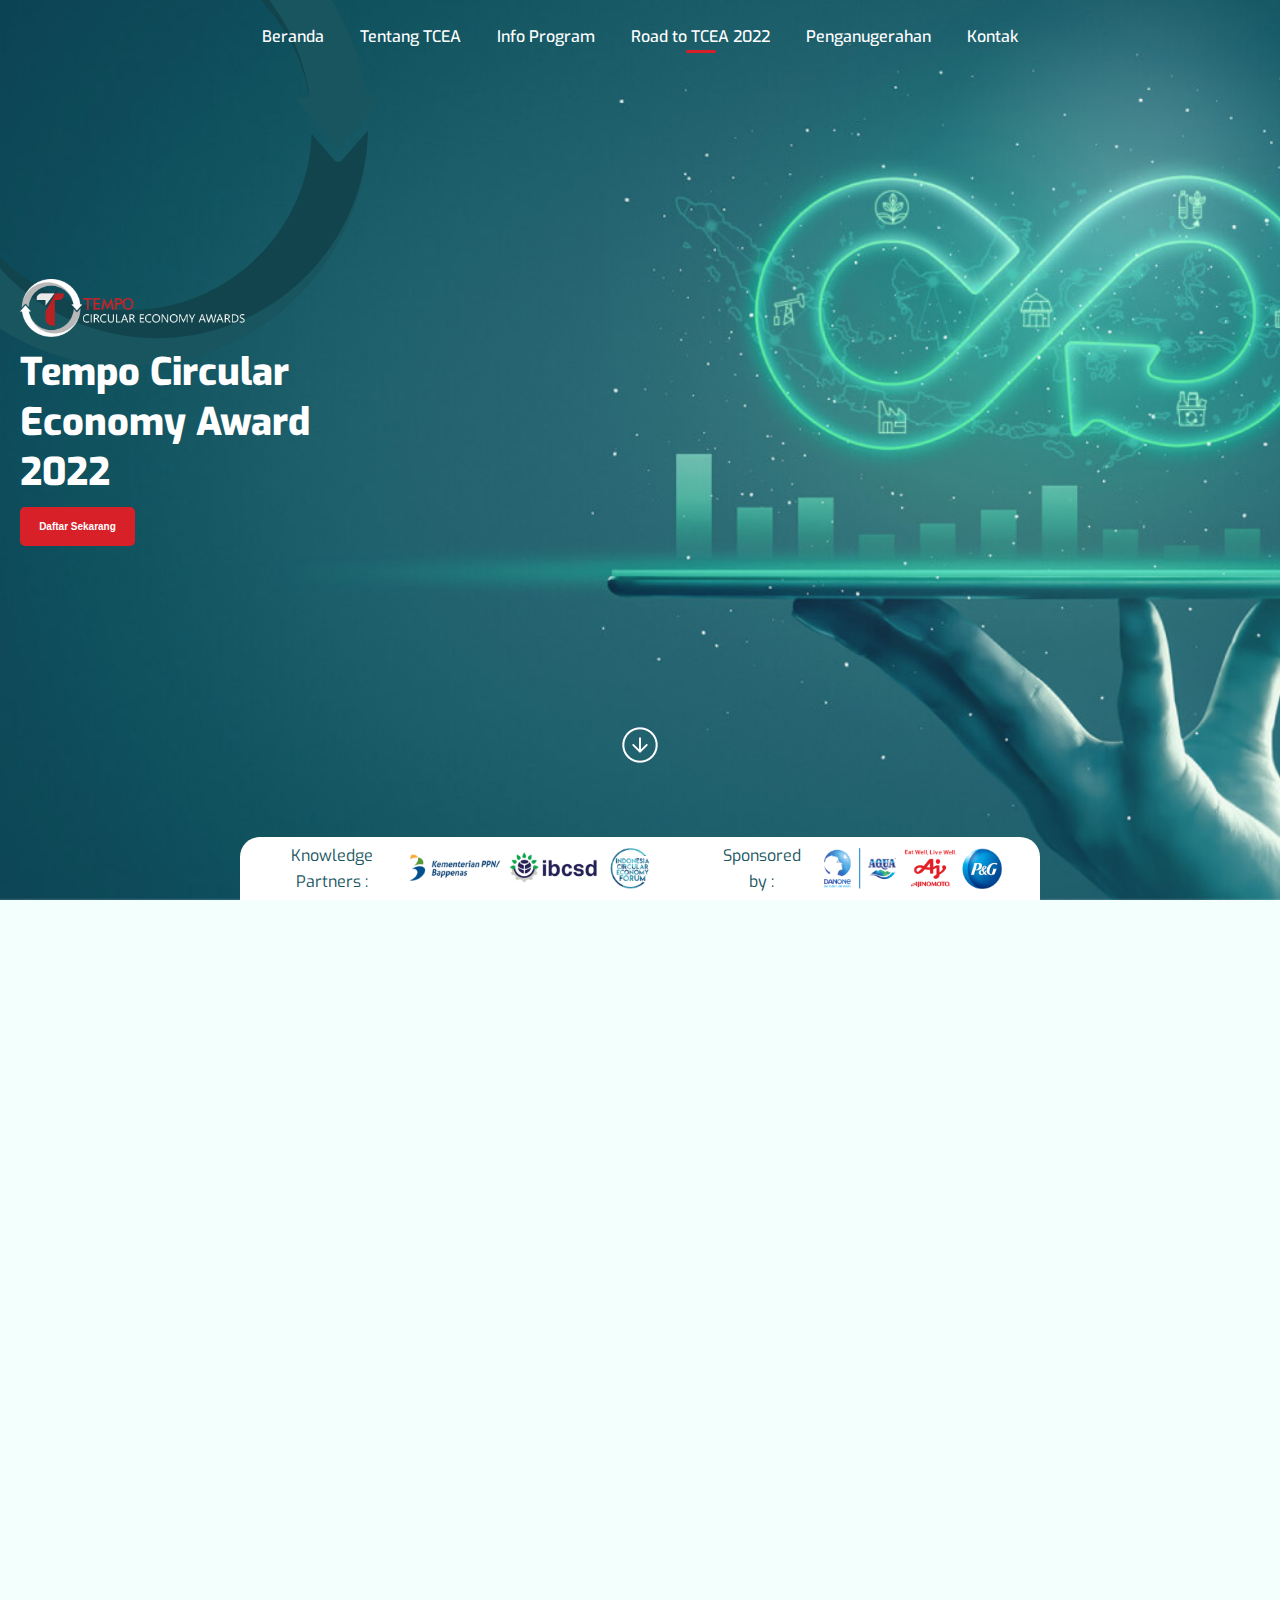
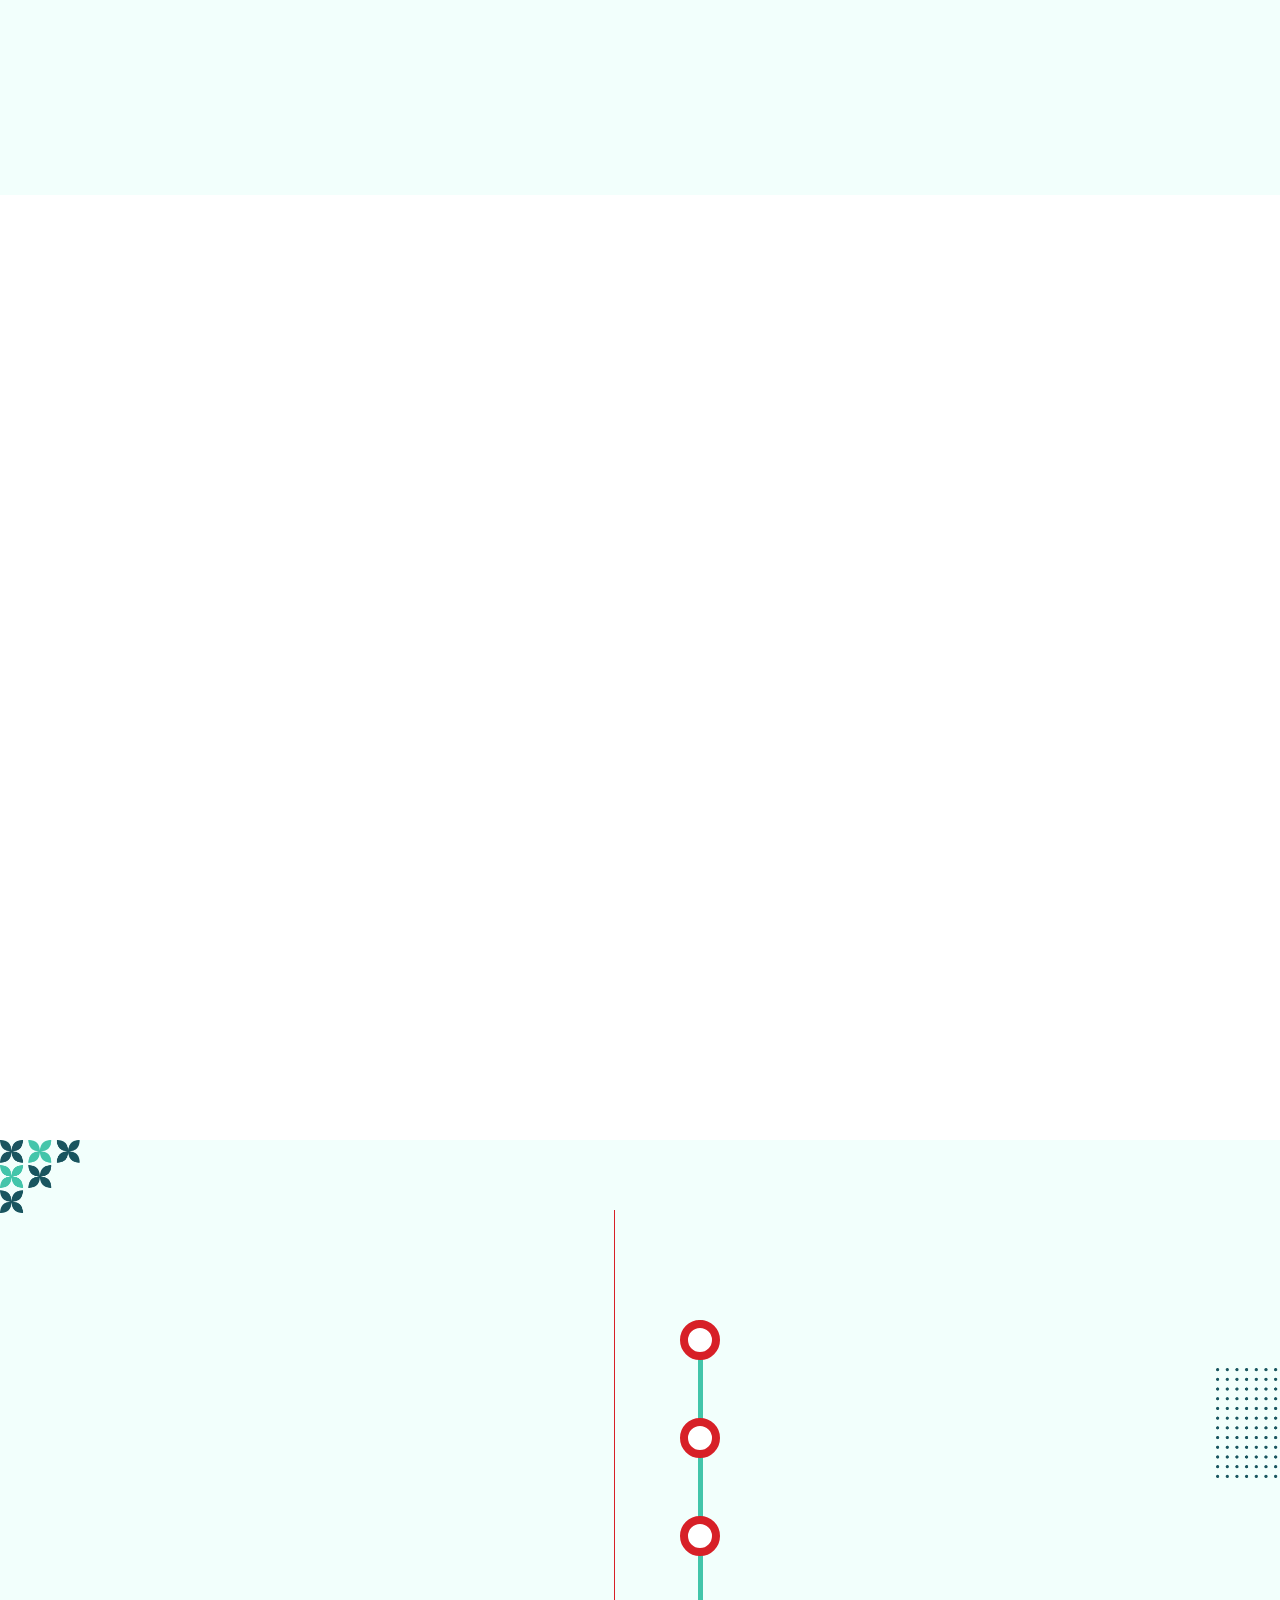
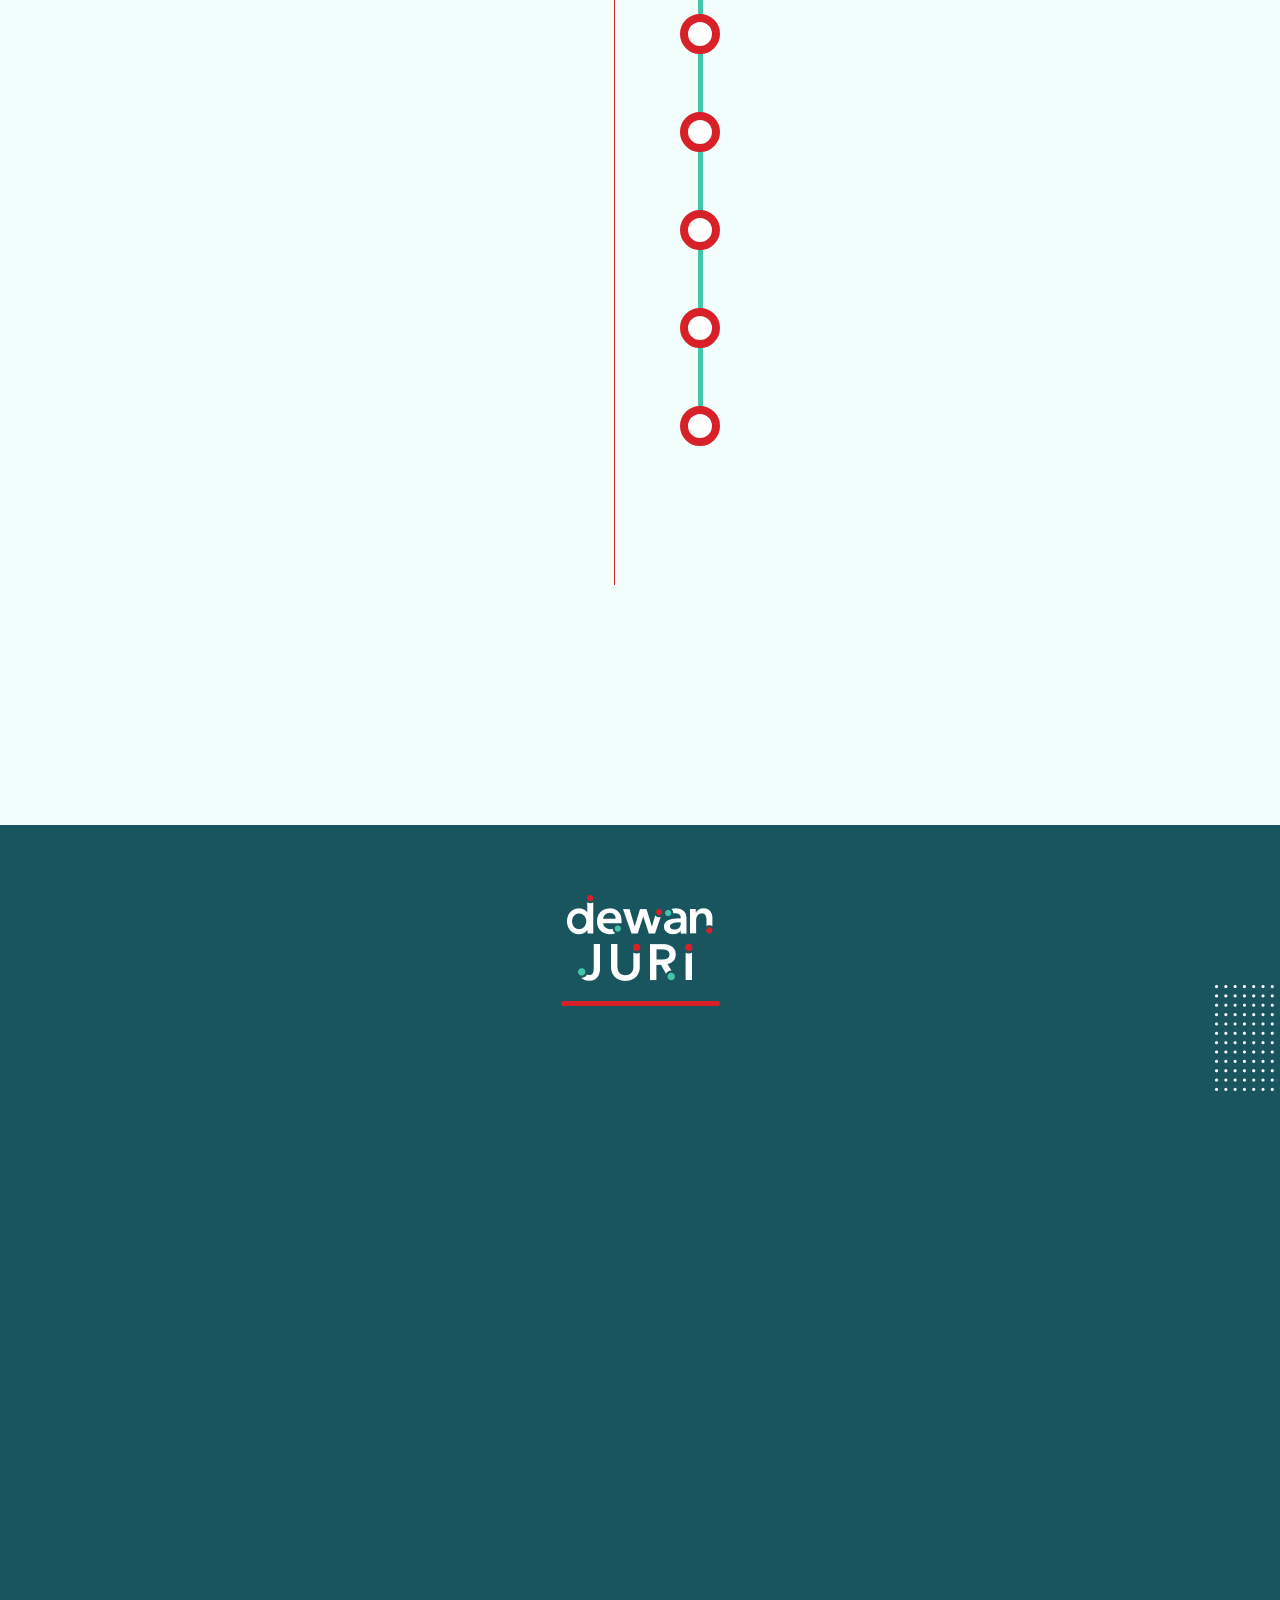
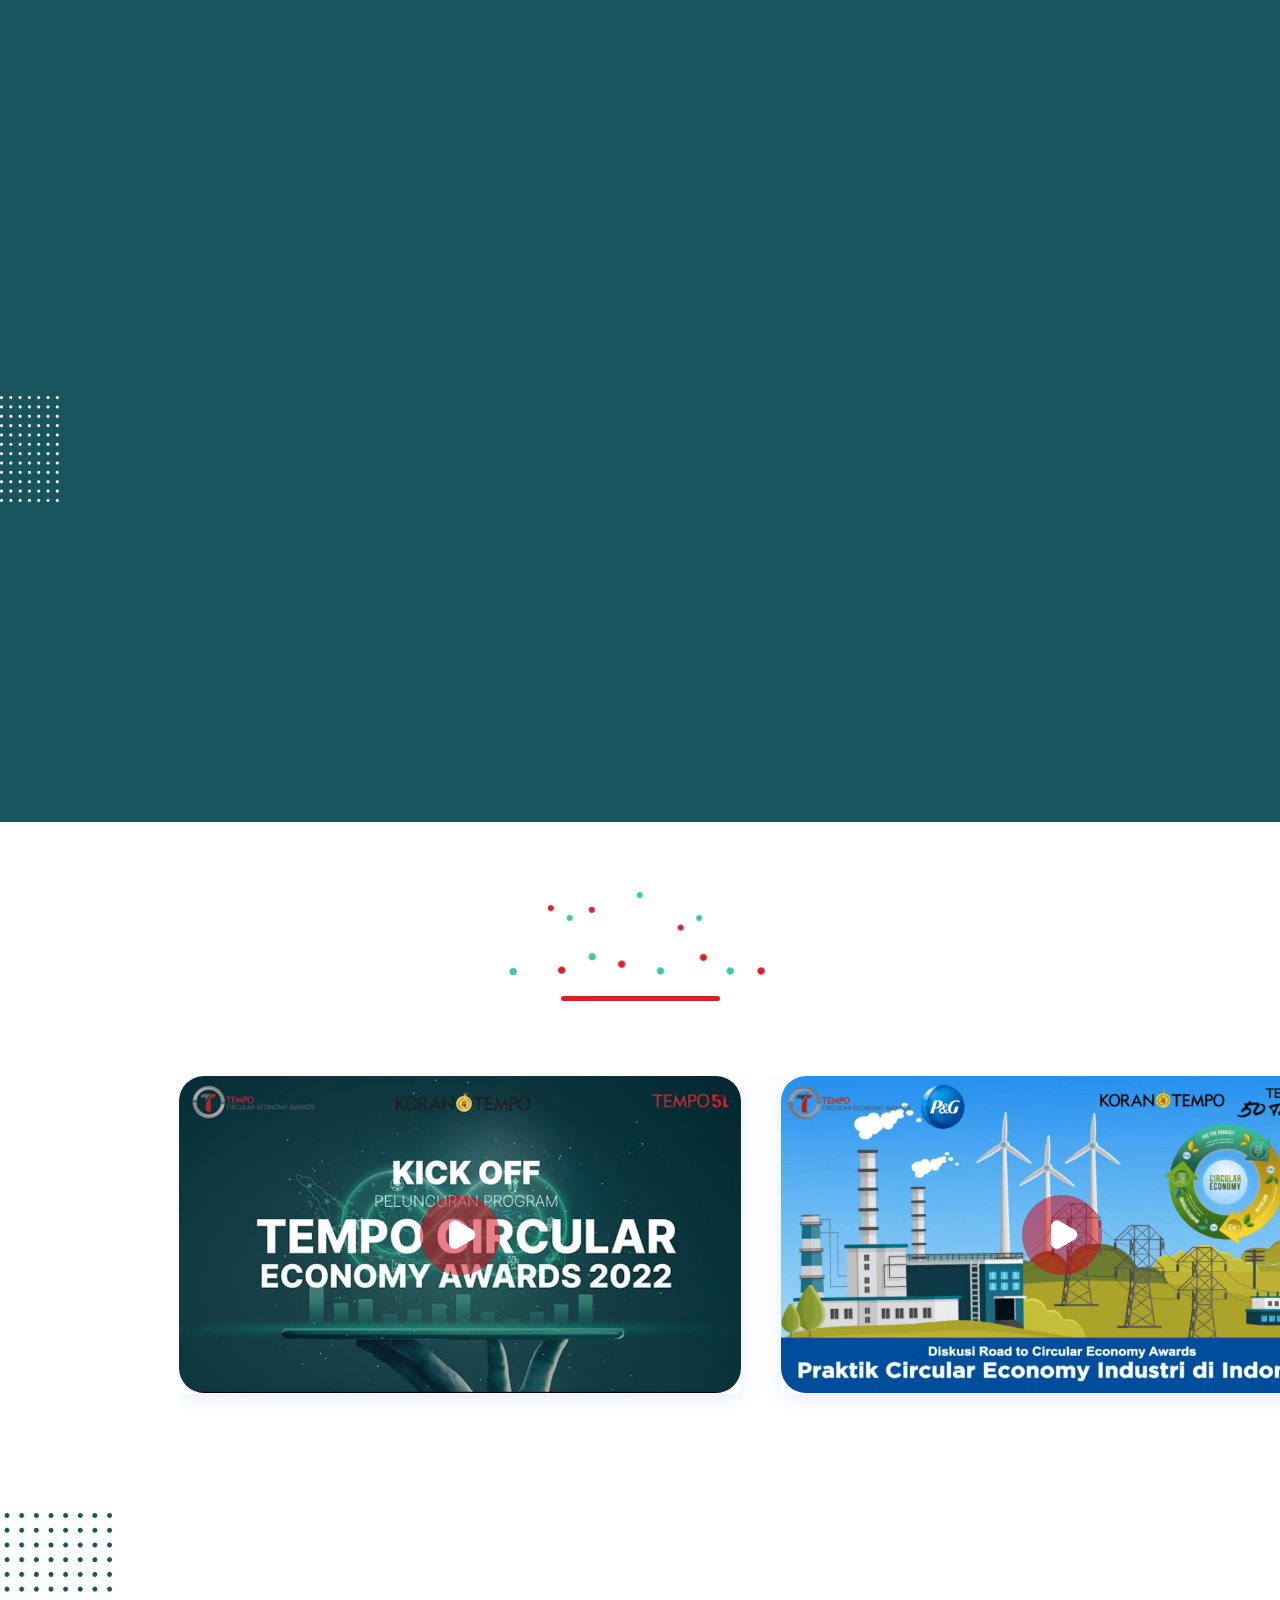
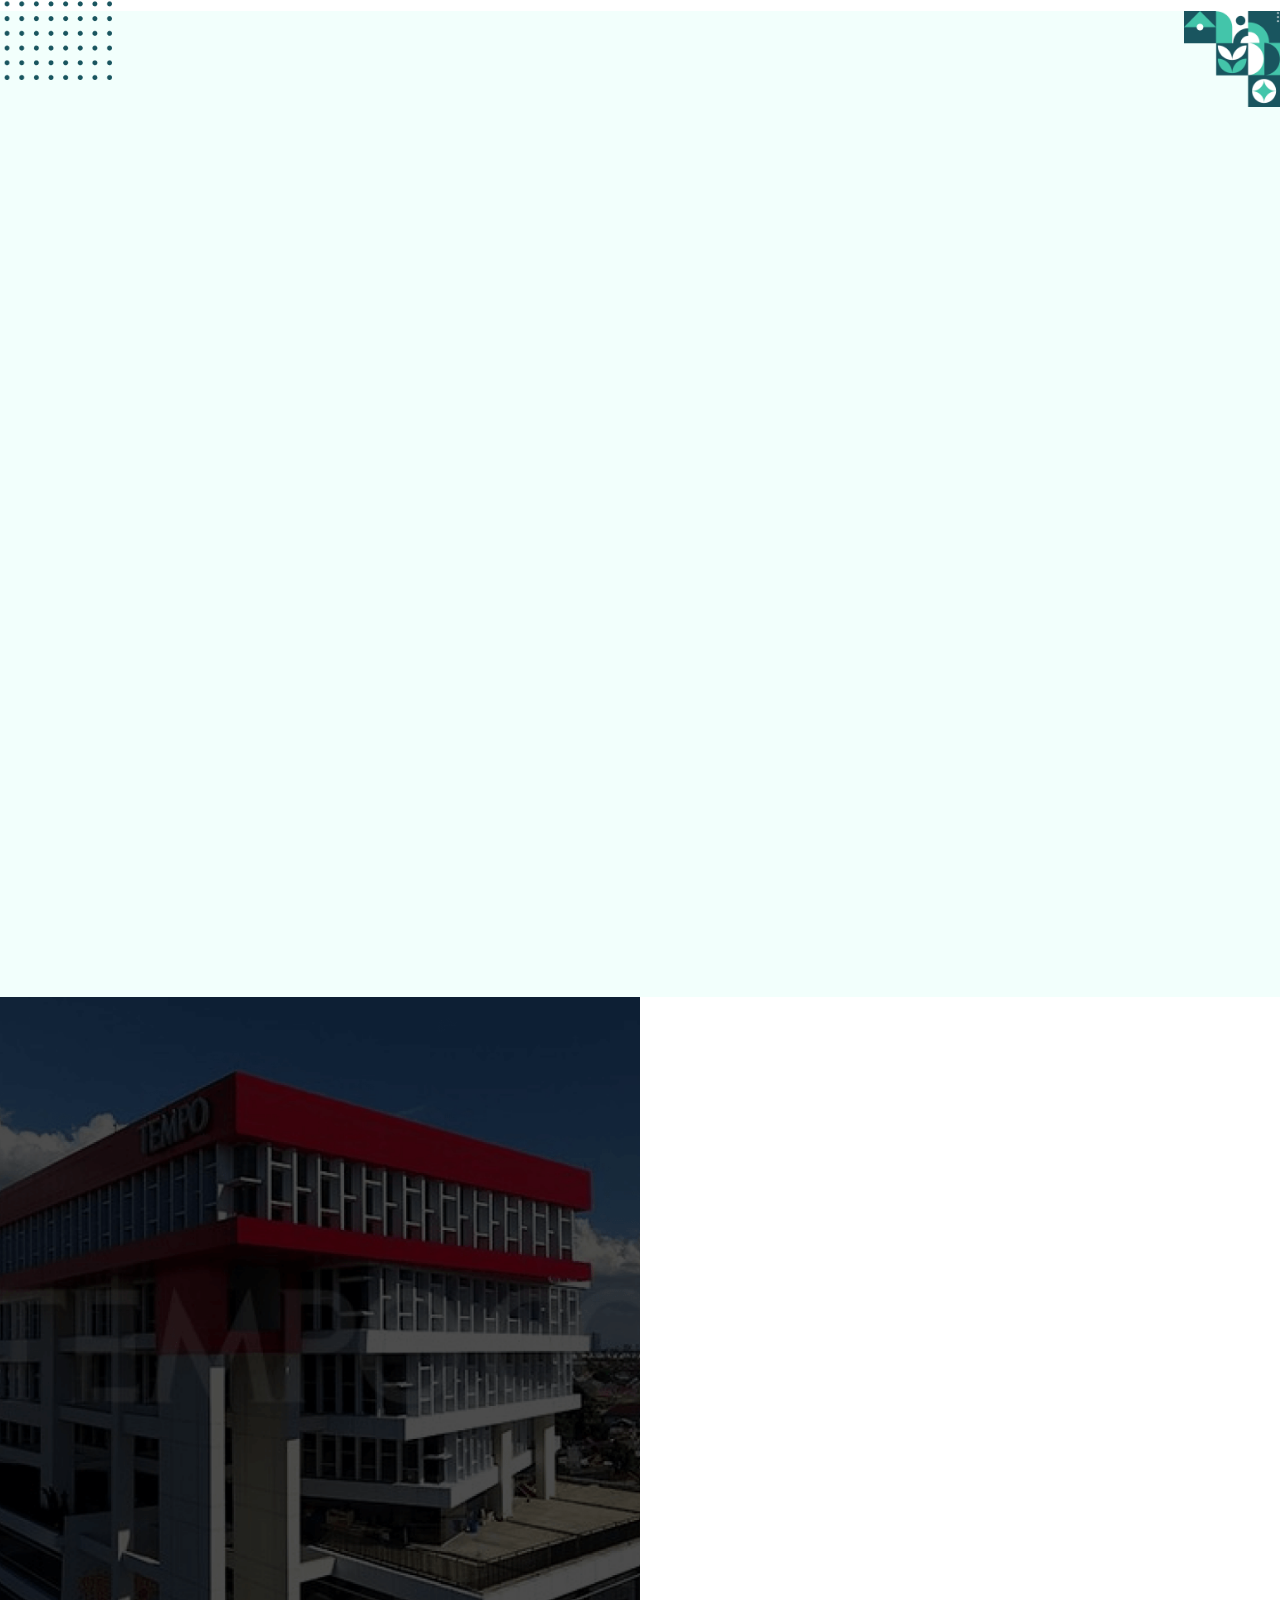
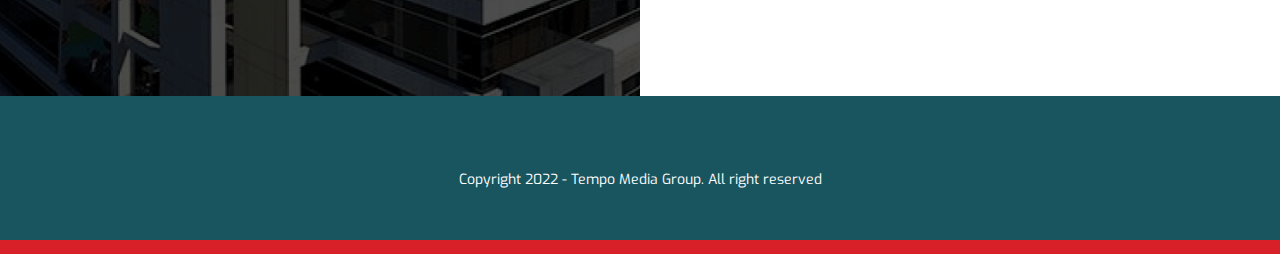
<file: index.html>
<!DOCTYPE html>
<html lang="en">

<head>
    <meta charset="UTF-8">
    <meta http-equiv="X-UA-Compatible" content="IE=edge">
    <meta name="viewport" content="width=device-width, initial-scale=1.0">
    <title>Tempo Circular Economy Award 2022</title>
    <link rel="shortcut icon" href="https://www.tempo.co/desktop/tempo-white.ico" type="image/x-icon">
    <!-- fonts -->
    <link rel="preconnect" href="https://fonts.googleapis.com">
    <link rel="preconnect" href="https://fonts.gstatic.com" crossorigin>
    <link href="https://fonts.googleapis.com/css2?family=Exo:wght@100;200;300;400;500;600;700;800;900&display=swap" rel="stylesheet">
    <!-- thumb share -->
    <meta property="fb:app_id" content="114488588566911" />
    <meta property="og:site_name" content="Tempo Circular Economy Award 2022" />
    <meta property="og:type" content="article" />
    <meta property="og:title" content="Tempo Circular Economy Award 2022" />
    <meta property="og:image" content="images/thumbnail.jpg" />
    <meta property="og:description" content="Tempo Circular Economy Award, merupakan program penghargaan yang diberikan kepada perusahaan atau organisasi di Indonesia yang memilliki inisiatif menerapkan praktek-praktek ekonomi sirkular dalam kegiatan bisnisnya." />
    <meta property="og:url" content="https://tcea.co.id" />
    <meta name="twitter:card" content="summary_large_image" />
    <meta name="twitter:description" content="Tempo Circular Economy Award, merupakan program penghargaan yang diberikan kepada perusahaan atau organisasi di Indonesia yang memilliki inisiatif menerapkan praktek-praktek ekonomi sirkular dalam kegiatan bisnisnya." />
    <meta name="twitter:image" content="images/thumbnail.jpg" />
    <meta name="twitter:image:src" content="images/thumbnail.jpg" />
    <meta name="twitter:title" content="Tempo Circular Economy Award 2022" />
    <!-- css -->
    <link rel="stylesheet" type="text/css" href="css/swiper.min.css">
    <link rel="stylesheet" type="text/css" href="css/aos.css">
    <link rel="stylesheet" type="text/css" href="css/style.css">
        <!-- Google tag (gtag.js) -->
<script async src="https://www.googletagmanager.com/gtag/js?id=G-6ZEEN9VPY7"></script>
<script>
  window.dataLayer = window.dataLayer || [];
  function gtag(){dataLayer.push(arguments);}
  gtag('js', new Date());

  gtag('config', 'G-6ZEEN9VPY7');
</script>

</head>

<body>

    <div class="home" data-parallax="container" id="home">
        <div class="obj1">
            <img src="images/objhero.png" alt="obj1.png" data-scroll-speed="2">
        </div>
        <div class="snowflakes" aria-hidden="true">
            <div class="snowflake">.</div>
            <div class="snowflake">.</div>
            <div class="snowflake">.</div>
            <div class="snowflake">.</div>
            <div class="snowflake">.</div>
            <div class="snowflake">.</div>
            <div class="snowflake">.</div>
            <div class="snowflake">.</div>
            <div class="snowflake">.</div>
            <div class="snowflake">.</div>
            <div class="snowflake">.</div>
            <div class="snowflake">.</div>
            <div class="snowflake">.</div>
            <div class="snowflake">.</div>
            <div class="snowflake">.</div>
        </div>
        <header class="header">
            <div class="container">
                <nav class="navbar">
                    <div class="push-center push-right">
                        <button id="menu-toggler" data-class="menu-active" class="hamburger">
                            <span class="hamburger-line hamburger-line-top"></span>
                            <span class="hamburger-line hamburger-line-middle"></span>
                            <span class="hamburger-line hamburger-line-bottom"></span>
                          </button>
                        <ul id="primary-menu" class="menu nav-menu">
                            <li id="close1" class="menu-item current-menu-item"><a class="nav__link" href="#beranda">Beranda</a></li>
                            <li id="close2" class="menu-item current-menu-item"><a class="nav__link" href="#tcea">Tentang TCEA</a></li>
                            <li id="close3" class="menu-item current-menu-item"><a class="nav__link" href="#info">Info Program</a></li>
                            <li id="close4" class="menu-item current-menu-item"><a class="nav__link" href="#road">Road to TCEA 2022</a></li>
                            <li id="close5" class="menu-item current-menu-item"><a class="nav__link" href="#penganugrahan">Penganugerahan</a></li>
                            <li id="close6" class="menu-item current-menu-item"><a class="nav__link" href="#kontak">Kontak</a></li>
                        </ul>
                    </div>
                </nav>
            </div>
        </header>
        <section class="home__content page-section" id="beranda">
            <div class="container">
                <div class="home__logo">
                    <img src="images/logotempo.png" alt="logo tempo">
                </div>
                <div class="home__text1">
                    Tempo Circular Economy Award 2022
                </div>
                <div class="home__cta" open-modal="example">
                    <button>Daftar Sekarang</button>
                </div>
            </div>
            <div class="home__arow">
                <img src="images/arrow-down.png " alt=" ">
            </div>
            <div class="home__bottom">
                <div class="home__bottom--wrap">
                    <div class="home__bottom--item">
                        <div class="home__item--text">
                            Knowledge Partners :
                        </div>
                        <div class="home__item--logo ">
                            <img src="images/logo1.png" alt="logo-1">
                        </div>
                    </div>
                    <div class="home__bottom--item">
                        <div class="home__item--text">
                            Sponsored by :
                        </div>
                        <div class="home__item--logo">
                            <img src="images/logo2.png" alt="logo-2">
                        </div>
                    </div>
                </div>
            </div>
        </section>
    </div>
    <div class="about pt pb page-section" id="tcea">
        <div class="about__obj1" data-aos="fade-up" data-aos-delay="100">
            <img src="images/obj/1.png " alt=" ">
        </div>
        <div class="about__obj2" data-aos="fade-up" data-aos-delay="300">
            <img src="images/obj/2.png " alt=" ">
        </div>
        <div class="about__obj3" data-aos="fade-up" data-aos-delay="700">
            <img src="images/obj/3.png " alt=" ">
        </div>
        <div class="about__obj4" data-aos="fade-up" data-aos-delay="1000">
            <img src="images/obj/4.png " alt=" ">
        </div>
        <div class="about__obj5" data-aos="fade-up" data-aos-delay="1200">
            <img src="images/obj/5.png " alt=" ">
        </div>
        <div class="container">
            <div class="about__content">
                <div class="swiper-container slide3" data-aos="fade-up" data-aos-delay="100">
                    <div class="swiper-wrapper">
                        <div class="swiper-slide slidearticle">
                            <div class="cardPeserta">
                                <div class="about__logo">
                                    <img src="images/logotcea.png" alt="logo tcea">
                                </div>
                                <div class="about__text1">
                                    TCEA adalah Tempo Circular Economy Award, merupakan program penghargaan yang diberikan kepada perusahaan atau organisasi di Indonesia yang memilliki inisiatif menerapkan praktek-praktek ekonomi sirkular dalam kegiatan bisnisnya.
                                </div>
                                <div class="about__text1 pt-2">
                                    Indonesia saat ini tengah melakukan pengembangan ekonomi sirkular yang diprioritas pada beberapa sektor sebagai upaya membantu penyelamatan lingkungan, pengurangan sampah dan efisiensi sumber daya yang ada.
                                </div>
                            </div>
                        </div>
                        <div class="swiper-slide slidearticle">
                            <div class="cardPeserta">
                                <div class="about__logo2">
                                    <img src="images/titletujuan.png" alt="logo tcea">
                                </div>
                                <div class="about__text1">
                                    Tujuan utama TCEA diselenggarakan adalah memberi apresiasi kepada pihak-pihak yang telah melakukan inisiatif berharga dalam menerapkan praktek-praktek yang sesuai dengan ekonomi sirkular.
                                </div>
                                <div class="about__text1 pt-2">
                                    Penghargaan ini menjadi penting karena para inisiator yang berperan dalam ekonomi sirkular muncul di tengah mayoritas industri atau organisasi yang masih menjalankan aktivitas bisnisnya secara linier. Oleh karena itu, TEMPO sebagai media selain akan memberi
                                    apresiasi kepada para pemenang juga akan mempublikasikannya kepada masyarakat luas agar memberi inspirasi kepada pihak lain untuk melakukan hal yang sama.
                                </div>
                                <div class="about__text1 pt-2">
                                    Tentunya program ini sangat penting bagi masyarakat untuk meningkatkan pemahaman terhadap prinsip-prinsip ekonomi sirkular dalam aktivitas sehari-hari. Bagi Pemeritah, program ini diharapkan turut membantu dalam pengembangan ekonomi sirkular di Indonesia.
                                </div>
                            </div>
                        </div>
                        <div class="swiper-slide slidearticle">
                            <div class="cardPeserta">
                                <div class="about__logo3 ">
                                    <img src="images/titlepenyelenggara.png" alt="logo tcea">
                                </div>
                                <div class="about__text1">
                                    Program TCEA tahun ini merupakan program angkatan pertama, diselenggarakan oleh TEMPO Media yang bekerjasama dengan Bappenas didukung berbagai <i>stakeholder</i> relevan seperti akademisi, pakah/ahli, asosiasi dan organisasi
                                    masyarakat.
                                </div>
                            </div>
                        </div>
                    </div>
                    <div class="swiper-pagination"></div>
                </div>
            </div>
        </div>
    </div>
    <div class="info pt pb page-section" id="info">
        <div class="firefly"></div>
        <div class="firefly"></div>
        <div class="firefly"></div>
        <div class="firefly"></div>
        <div class="firefly"></div>
        <div class="firefly"></div>
        <div class="firefly"></div>
        <div class="firefly"></div>
        <div class="firefly"></div>
        <div class="firefly"></div>
        <div class="firefly"></div>
        <div class="firefly"></div>
        <div class="firefly"></div>
        <div class="firefly"></div>
        <div class="firefly"></div>
        <div class="container">
            <div class="info__logo" data-aos="fade-up" data-aos-delay="100">
                <img src="images/logo-info.png" alt="">
            </div>
            <div class="tab-mekanisme" data-aos="fade-up" data-aos-delay="500">
                <input type="radio" id="tab1" name="tab" checked>
                <label for="tab1"><i class="fa fa-code"></i> Kriteria Umum</label>
                <input type="radio" id="tab2" name="tab">
                <label for="tab2"><i class="fa fa-history"></i> Kategori Industri</label>
                <input type="radio" id="tab3" name="tab">
                <label for="tab3"><i class="fa fa-pencil"></i> Kriteria Program/Inovasi </label>
                <div class="line"></div>
                <div class="content-container">
                    <div class="content" id="c1">
                        <h3>Kriteria Umum Peserta Program TCEA</h3>
                        <p>Peserta berasal dari perusahaan/industri, umkm, dan startup yang wilayah kerjanya ada di Indonesia </p>
                        <p class="sub">Perusahaan/Industri merupakan usaha berskala besar, modal usaha minimal di atas Rp10 milyar, hasil penjualan tahunan minimal di atas Rp 50 milyar</p>
                        <p class="sub">UMKM/Startup merupakan usaha berskala mikro, kecil dan menengah, modal usaha paling banyak sd Rp 10 milyar dan hasil penjualan tahunan paling banyak Rp 50 milyar.</p>
                        <p>Memiliki program/inovasi penerapan praktek-praktek yang sesuai dengan prinsip ekonomi sirkular dalam kegiatan bisnis atau usahanya.</p>
                        <p>Program/inovasi yang didaftarkan berada di wilayah Indonesia, telah djalankan minimal 1 tahun dan masih berlangsung hingga saat ini</p>
                        <p>Peserta dapat mendaftarkan lebih dari satu program/inovasi baik pada tema yang sama atau berbeda </p>
                        <p>Peserta dapat mendaftarkan diri atau didaftarkan orang lain.</p>

                    </div>
                    <div class="content" id="c2">
                        <p class="pt5">Ada dua kelompok yang dapat mendaftarkan TCEA tahun ini, yaitu perusahaan/industri manufaktur skala besar dan kelompok UMKM/Startup</p>
                        <p>Untuk industri manufaktur dapat berasal dari berbagai kategori industri, seperti makanan & minuman, kosmetik, farmasi, toiletris, tekstil/garment, elektronik, pulp & paper, dan yang lainnya</p>
                        <p>Untuk UMKM /startup tidak ada batasan kategori bidang usaha</p>
                    </div>
                    <div class="content" id="c3">
                        <h3>Perusahaan/Industri</h3>
                        <p>Program/inovasi yang didaftarkan adalah penerapan prinsip ekonomi sirkular dari tahapan (1) hulu (input atau resources), (2) proses dan (3) hilir /output.</p>
                        <p>Dalam pelaksanaannya, perusahaan dapat menjadi pelaku utama atau melibatkan pihak ketiga dalam serangkaian tahapan ekonomi sirkular dengan tetap menjadi pengendali atas kegiatan tersebut.</p>
                        <h3>UMKM/STARTUP </h3>
                        <p>Memiliki program/inovasi yang menjadi bagian dari serangkaian ekonomi sirkular industri besar. Misalnya memanfaatkan <i>waste</i> industri besar menjadi bahan baku dari produk yang dijual. Dalam pengelolaanya, dapat berdiri sendiri
                            atau menjadi bagian dari industri besar dengan tetap memiliki kendali atas program inovasinya.</p>
                        <p>Dapat membentuk usaha baru yang menghasilkan nilai ekonomi</p>
                    </div>
                </div>
            </div>
            <div class="info__btn" data-aos="fade-up" data-aos-delay="500" open-modal="example">
                <button>Daftar Sekarang</button>
            </div>
        </div>
    </div>
    <div class="mekanisme pt pb">
        <div class="mekanisme__obj1">
            <img src="images/objtimeline.png" alt="objtimeline.png">
        </div>
        <div class="mekanisme__obj2 ">
            <img src="images/objtimeline2.png" alt="objtimeline2.png ">
        </div>
        <div class="mekanisme__objb2" data-aos="fade-up" data-aos-delay="100">
            <img src="images/obj2/2.png" alt="2 ">
        </div>
        <div class="mekanisme__objb1" data-aos="fade-up" data-aos-delay="300">
            <img src="images/obj2/1.png" alt="1 ">
        </div>
        <div class="mekanisme__objb3" data-aos="fade-up" data-aos-delay="700">
            <img src="images/obj2/4.png" alt="4">
        </div>
        <div class="mekanisme__objb4" data-aos="fade-up" data-aos-delay="1000">
            <img src="images/obj2/3.png" alt="3">
        </div>
        <div class="container">
            <div class="mekanisme__wrap">
                <div class="mekanisme__item1">
                    <div class="mekanisme__item1--logo" data-aos="fade-up" data-aos-delay="100">
                        <img src="images/title-mekanisme.png " alt=" ">
                    </div>
                    <div class="mekanisme__content" data-aos="fade-up" data-aos-delay="300">
                        <div class="mekanisme__content--title">
                            Pendaftaran
                        </div>
                        <div class="mekanisme__content--text">
                            Peserta melakukan pendaftaran secara online, mengisi form yang telah disediakan, mengirimkan gambaran program ekonomi sirkular beserta kelengkapannya ke <span class="color-red
                        ">risetpdat@gmail.com</span> dan <span class="color-red ">riset@tempo.co.id</span>
                        </div>
                    </div>
                    <div class="mekanisme__content" data-aos="fade-up" data-aos-delay="400">
                        <div class="mekanisme__content--title">
                            Pra Penjurian
                        </div>
                        <div class="mekanisme__content--text">
                            Seleksi administrasi dan kelengkapan, dilanjutkan pemberian skor oleh masing-masing juri
                        </div>
                    </div>
                    <div class="mekanisme__content" data-aos="fade-up" data-aos-delay="600">
                        <div class="mekanisme__content--title">
                            Penjurian Tahap Pertama
                        </div>
                        <div class="mekanisme__content--text">
                            Penjurian untuk memilih finalis dari masing-masing kategori. Pemilihan dilakukan oleh semua juri dari berkas peserta yang sudah diberi nilai.
                        </div>
                    </div>
                    <div class="mekanisme__content" data-aos="fade-up" data-aos-delay="800">
                        <div class="mekanisme__content--title">
                            Verifikasi
                        </div>
                        <div class="mekanisme__content--text">
                            Jika diperlukan, panitia akan melakukan verifikasi ulang melalui wawancara atau meminta kelengkapan dokumen atau data.
                        </div>
                    </div>
                    <div class="mekanisme__content" data-aos="fade-up" data-aos-delay="1000">
                        <div class="mekanisme__content--title">
                            Penjurian Tahap Kedua
                        </div>
                        <div class="mekanisme__content--text">
                            Finalis yang terpilih diundang untuk melakukan presentasi di hadapan para juri. Pada tahap ini akan dipilih para pemenang pada berbagai kategori.
                        </div>
                    </div>
                    <div class="mekanisme__content" data-aos="fade-up" data-aos-delay="1200">
                        <div class="mekanisme__content--title">
                            Penganugerahan
                        </div>
                        <div class="mekanisme__content--text">
                            Para pemenang akan diundang pada acara penganugerahan TCEA yang dihadiri oleh pemangku kepentingan relevan, mulai dari pembuat kebijakan, pelaku bisnis, UMKM, organisasi penggiat lingkungan, media, dll.
                        </div>
                    </div>
                </div>
                <div class="mekanisme__item2">
                    <div class="mekanisme__item2--logo" data-aos="fade-up" data-aos-delay="100">
                        <img src="images/title-timeline.png" alt=" ">
                    </div>
                    <div class="jadwal__right">
                        <ul class="timeline">
                            <li>
                                <div class="timeline__info" data-aos="fade-up" data-aos-delay="300">8 Agustus 2022</div>
                                <div class="timeline__text2" data-aos="fade-up" data-aos-delay="300">Peluncuran Program</div>
                            </li>
                            <li>
                                <div class="timeline__info" data-aos="fade-up" data-aos-delay="500">8 Agustus - 31 Oktober 2022</div>
                                <div class="timeline__text2" data-aos="fade-up" data-aos-delay="500">Sosialisasi & Pendaftaran</div>
                            </li>
                            <li>
                                <div class="timeline__info" data-aos="fade-up" data-aos-delay="700">31 Oktober 2022</div>
                                <div class="timeline__text2" data-aos="fade-up" data-aos-delay="700">Penutupan Pendaftaran</div>
                            </li>
                            <li>
                                <div class="timeline__info" data-aos="fade-up" data-aos-delay="900">1-15 November 2022</div>
                                <div class="timeline__text2" data-aos="fade-up" data-aos-delay="900">Prapenjurian</div>
                            </li>
                            <li>
                                <div class="timeline__info" data-aos="fade-up" data-aos-delay="1000">16-23 November 2022</div>
                                <div class="timeline__text2" data-aos="fade-up" data-aos-delay="1000">Penjurian Tahap Pertama</div>
                            </li>
                            <li>
                                <div class="timeline__info" data-aos="fade-up" data-aos-delay="1100">23-30 November 2022</div>
                                <div class="timeline__text2" data-aos="fade-up" data-aos-delay="1100">Verifikasi</div>
                            </li>
                            <li>
                                <div class="timeline__info" data-aos="fade-up" data-aos-delay="1200">1-8 Desember 2022</div>
                                <div class="timeline__text2" data-aos="fade-up" data-aos-delay="1200">Penjurian Tahap Kedua</div>
                            </li>
                            <li>
                                <div class="timeline__info" data-aos="fade-up" data-aos-delay="1300">16 Desember 2022</div>
                                <div class="timeline__text2" data-aos="fade-up" data-aos-delay="1300">Penganugerahan</div>
                            </li>
                        </ul>
                    </div>
                </div>
            </div>
        </div>
    </div>
    <div class="juri pt pb">
        <div class="juri__obj01">
            <img src="images/obj-juri1.png" alt="obj">
        </div>
        <div class="juri__obj02">
            <img src="images/obj-juri1.png" alt="obj">
        </div>
        <div class="container">
            <div class="juri__logo">
                <img src="images/titlejuri.png" alt="title juri">
            </div>
            <div class="juri__wrap">
                <div class="juri__item" data-aos="fade-up" data-aos-delay="100">
                    <img src="images/juri1.png" alt="juri 1">
                </div>
                <div class="juri__item" data-aos="fade-up" data-aos-delay="300">
                    <img src="images/juri2.png " alt="juri 2 ">
                </div>
                <div class="juri__item" data-aos="fade-up" data-aos-delay="700">
                    <img src="images/juri3.png" alt="juri 3">
                </div>
                <div class="juri__item" data-aos="fade-up" data-aos-delay="1000">
                    <img src="images/juri4.png" alt="juri 4">
                </div>
                <div class="juri__item" data-aos="fade-up" data-aos-delay="1200">
                    <img src="images/juri5.png" alt="juri 5">
                </div>
            </div>
        </div>
    </div>
    <div class="road pt pb" id="bg-road">
        <div class="road__obj1 ">
            <img src="images/obj-roaad1.png" alt="obj-roaad1">
        </div>
        <div class="container">
            <div class="road__logo">
                <img src="images/title-road.png" alt="title">
            </div>
        </div>
        <div class="postvideo__wrap hs__wrapper page-section" id="road">
            <div class="postvideo__wrap--left">
            </div>
            <div class="video-wrap">
                <ul class="hs">
                    <li class="hs__item">
                        <div class="cardVideo">
                            <div class="postvideo__cardbox">
                                <img src="images/road1.jpg" alt=" ">
                                <div class="postvideo__cardbox--play">
                                    <img src="images/btn-play.png" alt=" " class="lets-play" data-video="https://www.youtube.com/embed/rbc6GzOJPT8">
                                </div>
                            </div>
                        </div>
                    </li>
                    <li class="hs__item">
                        <div class="cardVideo">
                            <div class="postvideo__cardbox">
                                <img src="images/road1.png" alt=" ">
                                <div class="postvideo__cardbox--play">
                                    <img src="images/btn-play.png" alt=" " class="lets-play" data-video="https://www.youtube.com/embed/de0JRrgqBCo">
                                </div>
                            </div>
                        </div>
                    </li>
                    <li class="hs__item">
                        <div class="cardVideo">
                            <div class="postvideo__cardbox">
                                <img src="images/road2.png" alt=" ">
                                <div class="postvideo__cardbox--play">
                                    <img src="images/btn-play.png" alt=" " class="lets-play" data-video="https://www.youtube.com/embed/cnxCxoayy0U">
                                </div>
                            </div>
                        </div>
                    </li>
                </ul>
            </div>
        </div>
    </div>
    <div class="penganugrahan pt pb page-section" id="penganugrahan">
        <div class="penganugrahan__obj1" data-aos="fade-up" data-aos-delay="100">
            <img src="images/obj3/1.png" alt="1">
        </div>
        <div class="penganugrahan__obj2" data-aos="fade-up" data-aos-delay="300">
            <img src="images/obj3/2.png" alt="2">
        </div>
        <div class="penganugrahan__obj3" data-aos="fade-up" data-aos-delay="700">
            <img src="images/obj3/3.png" alt="3">
        </div>
        <div class="penganugrahan__obj4" data-aos="fade-up" data-aos-delay="1000">
            <img src="images/obj3/4.png" alt="4">
        </div>
        <div class="penganugrahan__obj5">
            <img src="images/obj-penganugrahan1.png" alt="obj1">
        </div>
        <div class="penganugrahan__obj6">
            <img src="images/obj-penganugrahan2.png" alt="obj2">
        </div>
        <div class="container">
            <div class="penganugrahan__wrap">
                <div class="penganugrahan__logo show-d" data-aos="fade-up" data-aos-delay="300">
                    <img src="images/logoaward.png" alt="logo Award">
                </div>
                <div class="penganugrahan__text " data-aos="fade-up" data-aos-delay="700">
                    <div class="penganugrahan__text--logo">
                        <img src="images/titlepenganugrahan.png" alt="penganugrahan">
                    </div>
                    <div class="penganugrahan__logo show-m" data-aos="fade-up" data-aos-delay="300">
                        <img src="images/logoaward.png" alt="logo Award">
                    </div>
                    <div class="penganugrahan__text--title">
                        Para pemenang akan mendapat berbagai kesempatan dan manfaat:
                    </div>
                    <div class="penganugrahan__text--content">
                        Diundang pada acara penganugerahan TCEA yang dihadiri oleh pemangku kepentingan relevan, mulai dari pembuat kebijakan, pelaku bisnis, UMKM, organisasi penggiat lingkungan, media, dll.
                    </div>
                    <div class="penganugrahan__text--content">
                        Public Exposure di media TEMPO dan pada serangkaian acara-acara yang diselenggarakan oleh TEMPO
                    </div>
                    <div class="penganugrahan__text--btn" open-modal="example">
                        <button>Daftar Sekarang</button>
                    </div>
                </div>
            </div>
        </div>
    </div>
    <div class="map page-section" id="kontak">
        <div class="map__wrap">
            <div class="map__item">
                <div class="map__item-bg">
                    <img src="images/bgtempo.png" alt=" ">
                </div>
                <div class="map__item--text">
                    <div class="map__title" data-aos="fade-up" data-aos-delay="100">
                        Sekretariat Panitia
                    </div>
                    <div class="map__item__wrap">
                        <div class="map__icon" data-aos="fade-up" data-aos-delay="500">
                            <img src="images/icon-phone.png" alt="icon phone ">
                        </div>
                        <div class="map__text" data-aos="fade-up" data-aos-delay="700">
                            <div class="map__text--1">Hotline (Whatsapp)</div>
                            <div class="map__text--2">+62 821-1275-6746</div>
                        </div>
                    </div>
                    <div class="map__item__wrap">
                        <div class="map__icon" data-aos="fade-up" data-aos-delay="800">
                            <img src="images/icon-email.png" alt="icon email ">
                        </div>
                        <div class="map__text" data-aos="fade-up" data-aos-delay="1000">
                            <div class="map__text--1">Email</div>
                            <div class="map__text--2">risetpdat@gmail.com<br> riset@tempo.co.id
                            </div>
                        </div>
                    </div>
                    <div class="map__item__wrap">
                        <div class="map__icon" data-aos="fade-up" data-aos-delay="1100">
                            <img src="images/icon-map.png " alt="icon map ">
                        </div>
                        <div class="map__text" data-aos="fade-up" data-aos-delay="1300">
                            <div class="map__text--1">Location
                            </div>
                            <div class="map__text--2">PT Tempo Inti Media Tbk Gedung Tempo<br> Jalan Palmerah Barat No. 8 Jakarta 12210
                            </div>
                        </div>
                    </div>
                </div>
            </div>
            <div class="map__item">
                <iframe src="https://www.google.com/maps/embed?pb=!1m14!1m8!1m3!1d15865.669798373543!2d106.7899804!3d-6.2085413!3m2!1i1024!2i768!4f13.1!3m3!1m2!1s0x0%3A0xc744bc8572b47d1c!2sPT%20Tempo%20Inti%20Media%20Tbk!5e0!3m2!1sen!2sid!4v1658748241372!5m2!1sen!2sid "
                    width="600 " height="450 " style="border:0; " allowfullscreen=" " loading="lazy " referrerpolicy="no-referrer-when-downgrade "></iframe>
            </div>
        </div>
    </div>

    <footer>
        <div class="footer__credit">
            Copyright 2022 - Tempo Media Group. All right reserved
        </div>
        <div class="footer__bottom"></div>
    </footer>
    <!--back to top-->
    <div class="m-backtotop" aria-hidden="true">
        <div class="arrow-back">
            <img src="images/top.png" alt="top.png">
        </div>
    </div>

    <div class="modal" id="example">
        <div class="box">
            <div class="close" close-modal>
                <img src="images/close.png" alt="close">
            </div>
            <div class="box__content">
                <div class="box__content--text">
                    Dalam pengiriman hasil karya, setiap peserta wajib mengisi formulir pendaftaran dan melakukan pengisian informasi terkait gambaran program ekonomi sirkular sesuai dengan format yang telah disediakan (formulir dapat diunduh).
                </div>
                <div class="box__content--text">
                    Kirimkan formulir pendaftaran beserta kelengkapannya melalui email: <span class="red">risetpdat@gmail.com</span> dan <span class="red">riset@tempo.co.id</span> <br>Hotline <span class="red">+62 821-1275-6746</span>
                </div>
                <div class="box__content--text">
                    Unduh Materi Pendaftaran:
                </div>
                <div class="box__content--bnt">
                    <div class="btn-pt">
                        <a href="Formulir Pendaftaran TCEA_2022.docx" target="_blank">
                            <img src="images/btn-pt.png" alt="btn-pt">
                        </a>
                    </div>
                   <!--  <div class="btn-starup">
                        <a href="Formulir Pendaftaran TCEA _UMKM- STARTUP 2022.docx" target="_blank">
                            <img src="images/btn-startup.png" alt="btn-startup">
                        </a>
                    </div> -->
                </div>
            </div>
        </div>
    </div>
    </div>

    <script type="text/javascript" src="js/jquery.min.js"></script>
    <script type="text/javascript" src="js/swiper.min.js"></script>
    <script type="text/javascript" src="js/prefixfree.min.js"></script>
    <script type="text/javascript" src="js/aos.js"></script>
    <script type="text/javascript" src="js/engine.js"></script>
    <script type="text/javascript" src="js/engine-home.js "></script>

    <script>
        AOS.init();
    </script>

</body>

</html>
</file>
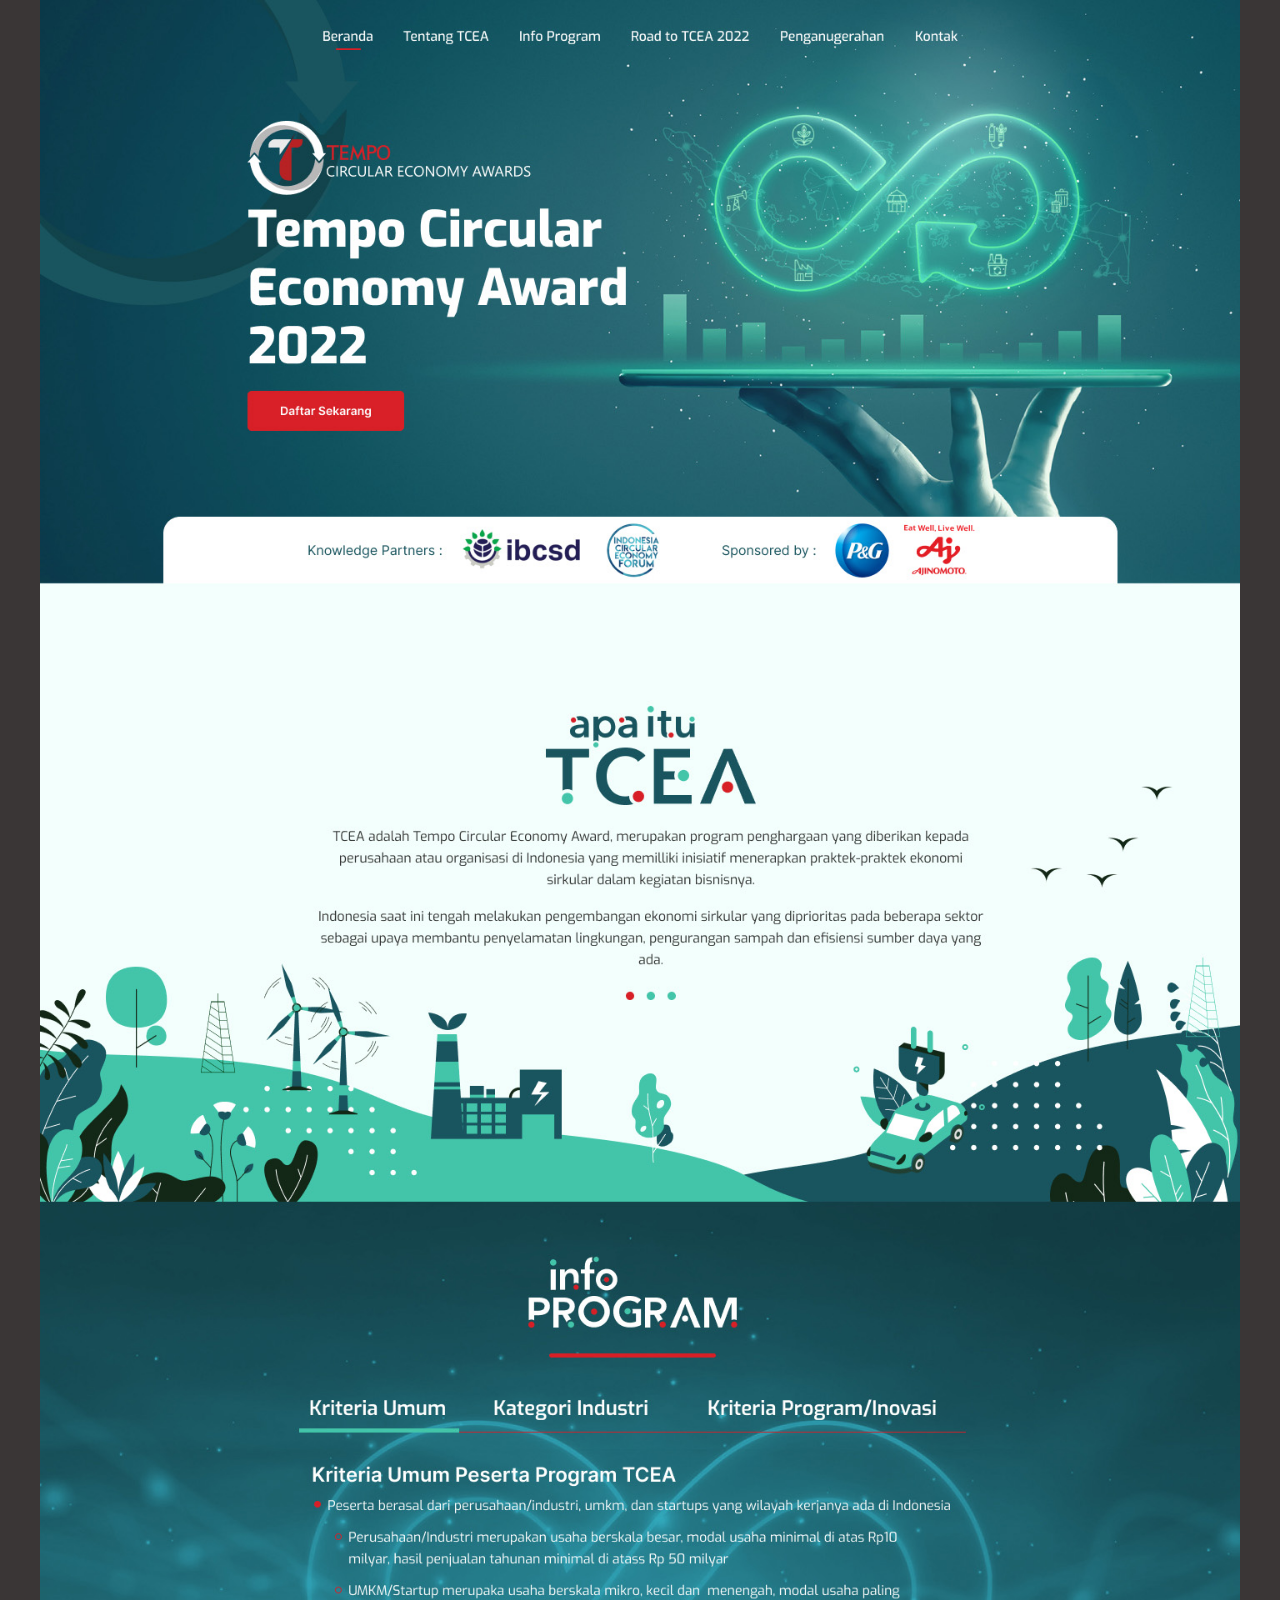
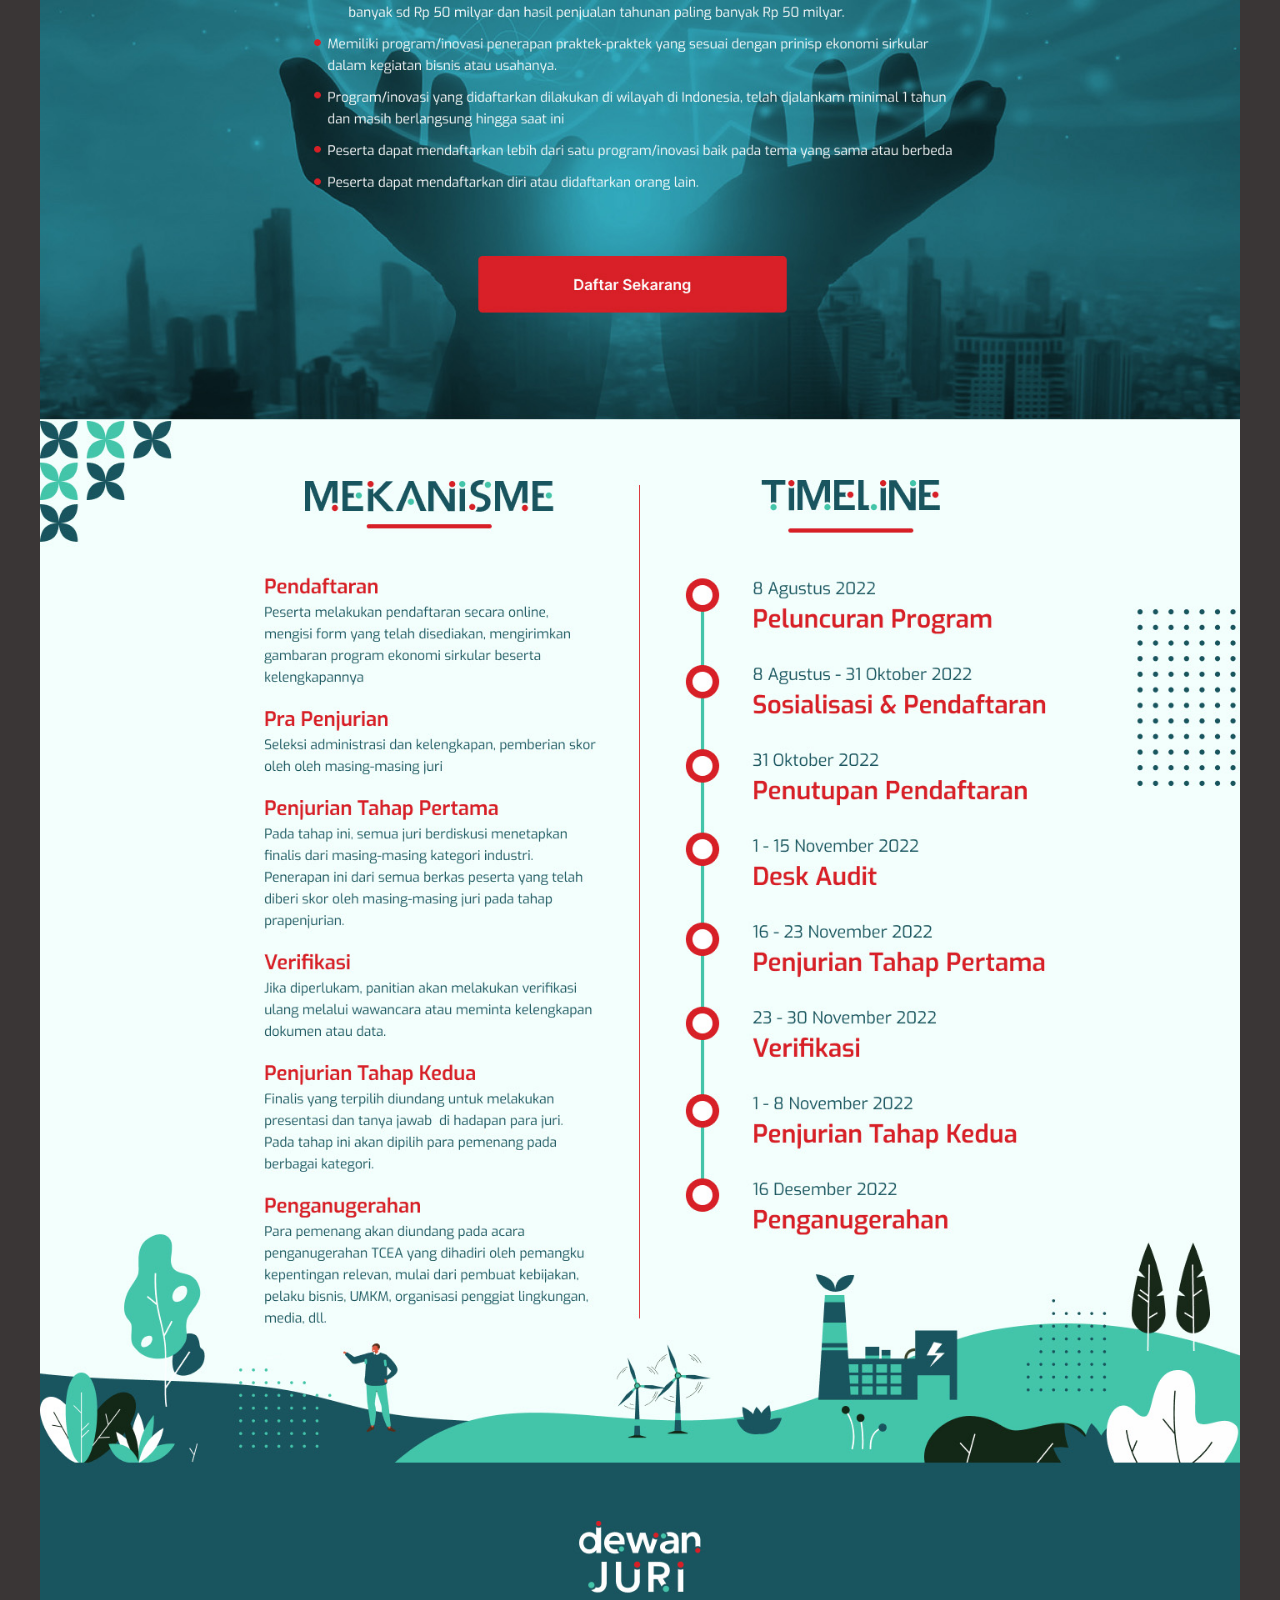
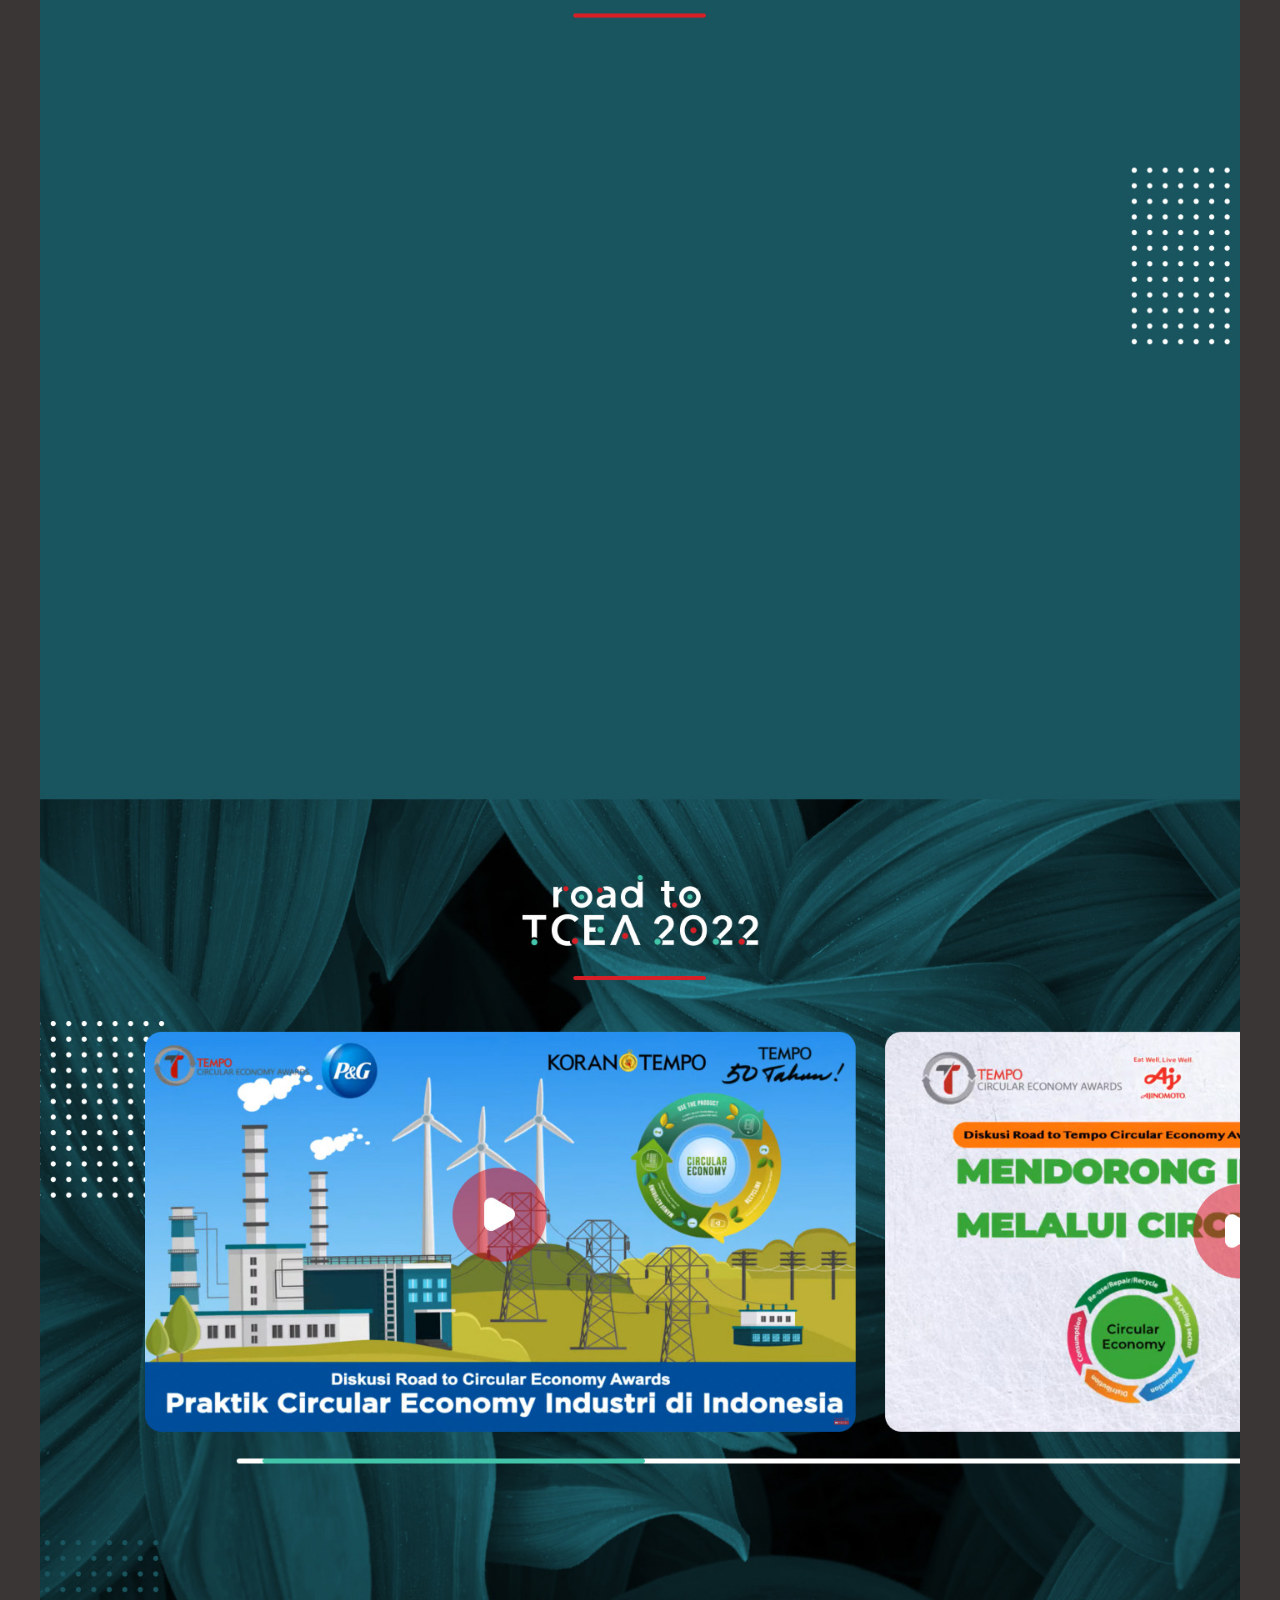
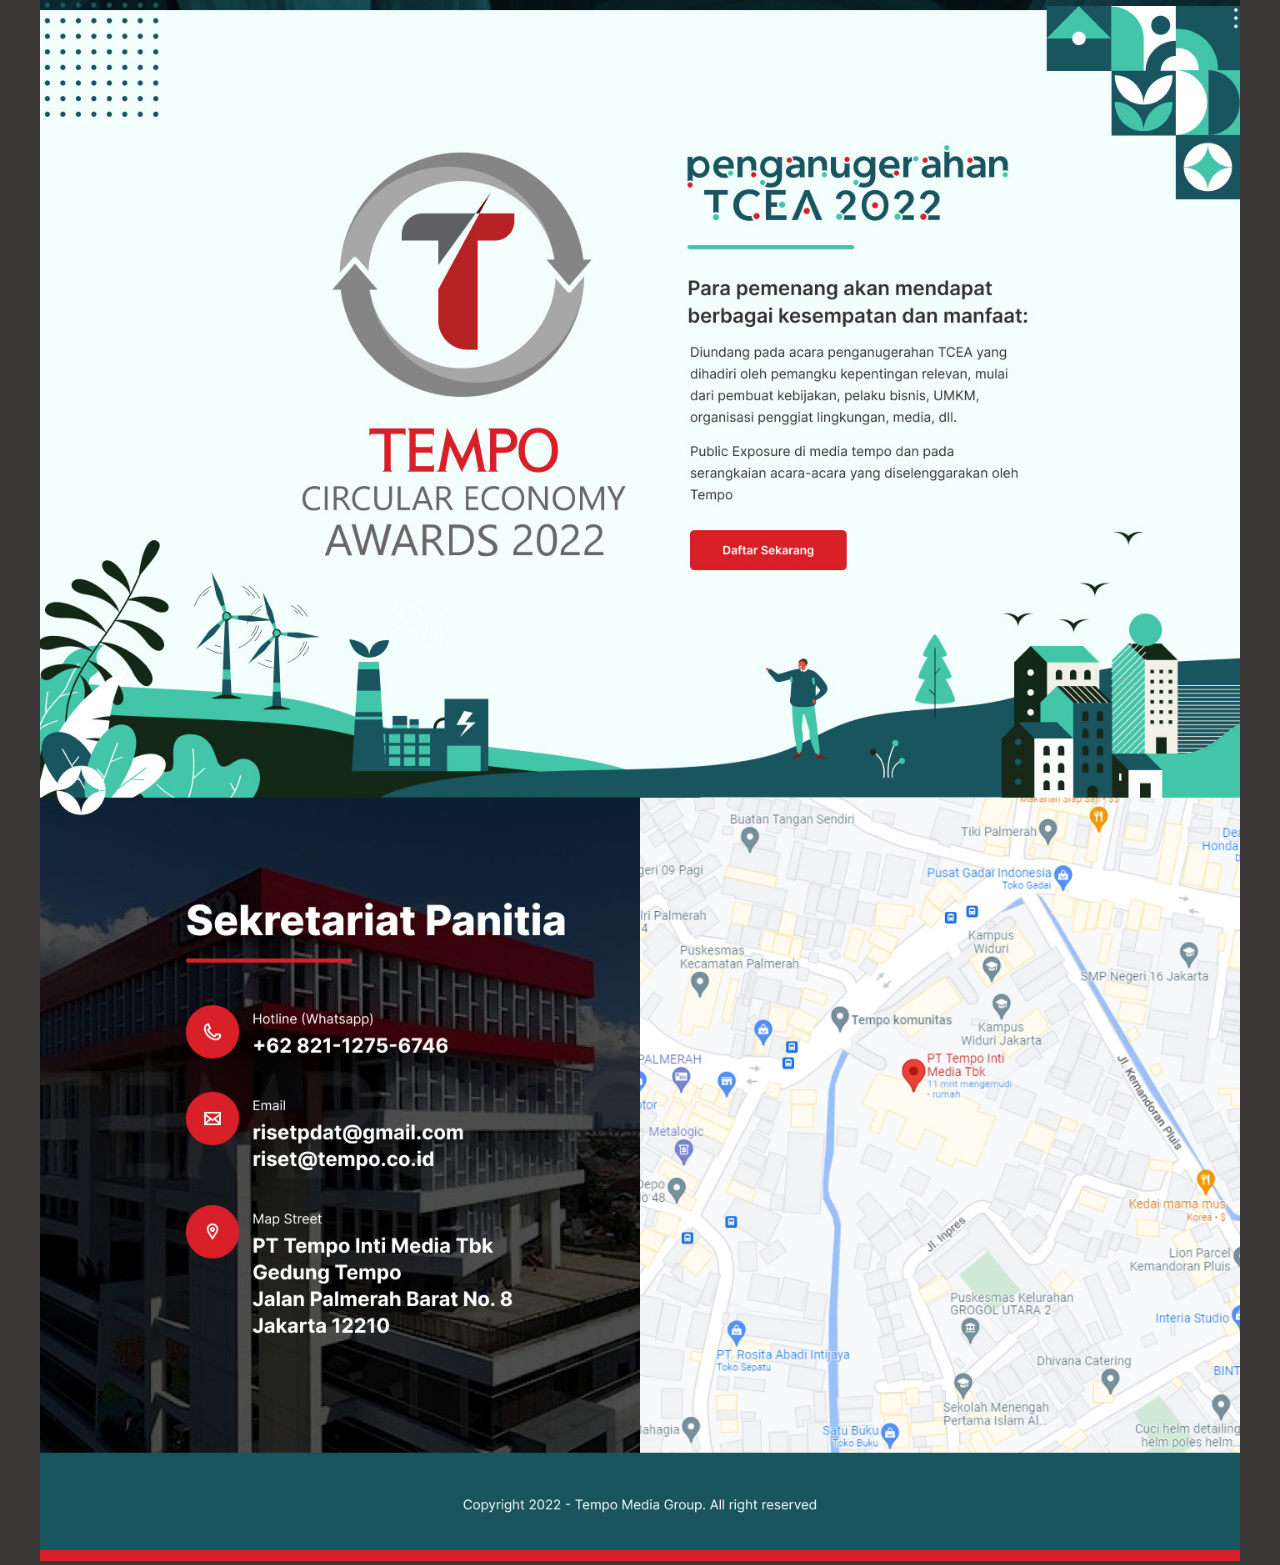
<file: preview/index.html>
<!DOCTYPE html>
<html lang="en">

<head>
    <meta charset="UTF-8">
    <meta name="viewport" content="width=device-width, initial-scale=1.0">
    <title>TCEA 2022</title>
    <style>
        * {
            box-sizing: border-box;
            margin: 0;
            padding: 0;
        }
        
        html,
        body {
            margin: 0;
            padding: 0;
            background: #3a3636;
            overflow-x: hidden;
        }
        
        .main {
            width: 1200px;
            margin: 0 auto;
            position: relative;
        }
        
        @media only screen and (max-width: 1000px) {
            .main {
                width: 100%;
            }
        }
        
        .main img {
            width: 100%;
        }
        
        .regis {
            position: absolute;
            top: 15%;
            width: 100%;
            left: 0;
            height: 500px;
            z-index: 1;
        }
        
        .gallery {
            position: absolute;
            top: 55%;
            width: 100%;
            left: 0;
            height: 500px;
            z-index: 1;
        }
    </style>
</head>

<body>
    <div class="main">
        <img src="home.jpg">
    </div>
</body>

</html>
</file>
<file: css/style.css>
*,
::after,
::before {
    padding: 0;
    margin: 0;
    box-sizing: border-box;
    list-style: none;
    text-decoration: none
}

body {
    font-family: 'Exo', sans-serif;
    font-size: 1rem;
    font-weight: 400;
    line-height: 1.5;
    color: #000000;
    background: #ffffff;
    overflow-x: hidden;
}

.loader {
    width: 200px;
    height: 60px;
    position: absolute;
    left: 50%;
    top: 50%;
    transform: translate(-50%, -50%)
}

.circle {
    width: 20px;
    height: 20px;
    position: absolute;
    border-radius: 50%;
    background-color: #fff;
    left: 15%;
    transform-origin: 50%;
    animation: circle .5s alternate infinite ease
}

@keyframes circle {
    0% {
        top: 60px;
        height: 5px;
        border-radius: 50px 50px 25px 25px;
        transform: scaleX(1.7)
    }
    40% {
        height: 20px;
        border-radius: 50%;
        transform: scaleX(1)
    }
    100% {
        top: 0
    }
}

.circle:nth-child(2) {
    left: 45%;
    animation-delay: .2s
}

.circle:nth-child(3) {
    left: auto;
    right: 15%;
    animation-delay: .3s
}

.shadow {
    width: 20px;
    height: 4px;
    border-radius: 50%;
    background-color: rgba(0, 0, 0, .5);
    position: absolute;
    top: 62px;
    transform-origin: 50%;
    z-index: -1;
    left: 15%;
    filter: blur(1px);
    animation: shadow .5s alternate infinite ease
}

@keyframes shadow {
    0% {
        transform: scaleX(1.5)
    }
    40% {
        transform: scaleX(1);
        opacity: .7
    }
    100% {
        transform: scaleX(.2);
        opacity: .4
    }
}

.shadow:nth-child(4) {
    left: 45%;
    animation-delay: .2s
}

.shadow:nth-child(5) {
    left: auto;
    right: 15%;
    animation-delay: .3s
}

.loader span {
    position: absolute;
    top: 75px;
    font-family: Lato;
    font-size: 20px;
    letter-spacing: 12px;
    color: #fff;
    left: 15%
}

#preloader {
    background: #19555F;
    height: 100vh;
    width: 100%;
    z-index: 100;
    position: fixed;
    overflow: hidden
}

#loader img {
    width: 350px
}

.display-table {
    display: table;
    width: 100%;
    height: 100%;
    position: relative;
    z-index: 1
}

.display-center {
    display: table-cell;
    vertical-align: middle;
    text-align: center;
    width: 100%;
    height: 100%
}

.vipsequis__preload {
    width: 300px;
    height: 183px;
    margin: auto;
    position: relative;
    padding: 0 10px;
    display: flex;
    justify-content: center;
    align-items: center
}

.vipsequis__preload div {
    position: absolute;
    text-align: center
}

.preloadAnimateFirst {
    -webkit-animation: preloadAnimateFirst 1s infinite alternate both;
    animation: preloadAnimateFirst 1s infinite alternate both
}

a {
    text-decoration: none;
    color: inherit
}

img {
    object-fit: cover;
    object-position: 50% 50%;
    vertical-align: middle;
    width: 100%
}

::selection {
    background: #19555F;
    color: #fff
}

::-moz-selection {
    background: #19555F;
    color: #fff
}

::-webkit-scrollbar-track {
    -webkit-box-shadow: inset 0 0 5px rgba(0, 0, 0, .3);
    background-color: #f5f5f5
}

::-webkit-scrollbar {
    width: 4px;
    background-color: #f5f5f5
}

::-webkit-scrollbar-thumb {
    background: #19555F;
}

p {
    line-height: 24px
}

h1 {
    font-size: 24px;
    line-height: 24px;
    font-weight: 700;
}

ol {
    padding: 0
}

ol li {
    padding: 5px;
    margin-left: 35px;
    list-style: decimal
}

.pt {
    padding-top: 70px
}

.pb {
    padding-bottom: 70px
}

.pb2 {
    padding-bottom: 20px;
}

.pt2 {
    padding-top: 20px;
}

.pt5 {
    padding-top: 50px;
}

.mr3 {
    margin-bottom: 30px;
}

.itemGrid {
    display: flex;
    justify-content: space-between
}

.container {
    position: relative;
    max-width: 1100px;
    width: 100%;
    padding: 0;
    margin: 0 auto
}

.container2 {
    position: relative;
    max-width: 850px;
    width: 100%;
    padding: 0;
    margin: 0 auto
}

.header {
    min-height: 80px;
    background: transparent;
    display: flex;
    align-items: center
}

.logo {
    max-width: 200px
}

.navbar {
    align-items: center;
    background: transparent;
    display: flex;
    flex-direction: row
}

.center-nav {
    justify-content: center;
}

.push-left {
    margin-left: auto
}

.push-center {
    margin: 0px auto;
}

.fixed {
    position: fixed !important;
}

li.menu-item.current-menu-item {
    padding: 0px
}

.dropdown,
.dropdown2 {
    position: relative;
    display: inline-block;
    cursor: pointer;
}

.icon-dropdown,
.icon-dropdown2 {
    -webkit-transition: 0.3s ease-out;
    -moz-transition: 0.3s ease-out;
    transition: 0.3s ease-out;
}

.dropdown:hover .icon-dropdown,
.dropdown2:hover .icon-dropdown2 {
    -webkit-transform: rotateZ(180deg);
    -moz-transform: rotateZ(180deg);
    transform: rotateZ(180deg);
}

.dropdown img,
.dropdown2 img {
    width: 24px;
}

.dropdown-content,
.dropdown-content2 {
    display: none;
    position: absolute;
    background-color: #ffffff;
    min-width: 160px;
    border-radius: 10px;
    box-shadow: 0px 8px 16px 0px rgb(0 0 0 / 20%);
    z-index: 1;
    cursor: pointer;
}

.dropdown-content a,
.dropdown-content2 a {
    text-decoration: none;
    display: block;
}

.dropdown-content li,
.dropdown-content2 li {
    background: linear-gradient(to left, #ffffff 50%, rgb(247, 249, 250) 0%) right;
    background-size: 200%;
    transition: .5s ease-out;
}

.dropdown-content li:first-child,
.dropdown-content2 li:first-child {
    border-bottom: 1px solid #dee1e2;
    border-top-left-radius: 5px;
    border-top-right-radius: 5px;
}

.dropdown-content li:last-child,
.dropdown-content2 li:last-child {
    border-bottom-left-radius: 5px;
    border-bottom-right-radius: 5px;
}

.dropdown-content li:hover,
.dropdown-content2 li:hover {
    background-position: left;
}

.dropdown:hover .dropdown-content,
.dropdown2:hover .dropdown-content2 {
    display: block;
}

.hamburger {
    background: 0 0;
    border: none;
    cursor: pointer;
    display: none;
    outline: 0;
    height: 30px;
    position: relative;
    width: 30px;
    z-index: 99
}

@media screen and (max-width:768px) {
    .hamburger {
        display: inline-block
    }
}

.hamburger-line {
    background: #ffffff;
    height: 3px;
    position: absolute;
    left: 0;
    transition: all .2s ease-out;
    width: 100%
}

.hamburger:hover .hamburger-line {
    background: #ffffff
}

.hamburger-line-top {
    top: 3px
}

.menu-active .hamburger-line-top {
    top: 50%;
    transform: rotate(45deg) translatey(-50%)
}

.hamburger-line-middle {
    top: 50%;
    transform: translatey(-50%)
}

.menu-active .hamburger-line-middle {
    left: 50%;
    opacity: 0;
    width: 0
}

.hamburger-line-bottom {
    bottom: 3px
}

.menu-active .hamburger-line-bottom {
    bottom: 50%;
    transform: rotate(-45deg) translatey(50%)
}

.nav-menu {
    display: flex;
    list-style: none;
    margin: 0;
    padding: 0;
    transition: all .25s ease-in
}

.nav__vote {
    border: 1px solid #fff;
    box-sizing: border-box;
    border-radius: 5px;
    padding: 5px 15px
}

@media screen and (max-width:768px) {
    .nav-menu {
        background: #19555F;
        flex-direction: column;
        justify-content: center;
        opacity: 0;
        position: absolute;
        top: -20px;
        right: 0;
        bottom: 0;
        left: 0;
        transform: translatey(-100%);
        text-align: center;
        height: 100vh;
        z-index: 10
    }
    .menu-active .nav-menu {
        transform: translatey(0);
        opacity: 1
    }
}

.nav-menu .menu-item a,
.nav-menu .menu-item div {
    font-style: normal;
    font-weight: 500;
    font-size: 16px;
    line-height: 26px;
    color: #FFFFFF;
    display: block;
    margin: 0px;
    text-decoration: none;
    padding: 3px 18px 3px 18px;
    cursor: pointer;
    border-bottom: 4px solid transparent;
    -webkit-transition: all .1s ease-in-out;
    transition: all .1s ease-in-out;
}

@media screen and (max-width:768px) {
    .nav-menu .menu-item a {
        font-size: 20px;
        margin: 8px
    }
}

.sub-nav {
    border: 1px solid #ccc;
    display: none;
    position: absolute;
    background-color: #fff;
    padding: 5px 5px;
    list-style: none;
    width: 230px
}

@media screen and (max-width:768px) {
    .sub-nav {
        position: relative;
        width: 100%;
        display: none;
        background-color: rgba(0, 0, 0, .2);
        box-sizing: border-box
    }
}

.nav__link:hover+.sub-nav {
    display: block
}

.nav__link {
    display: inline-block;
    color: #000;
    text-decoration: none;
}

.nav__link::after {
    content: '';
    display: block;
    width: 0px;
    height: 3px;
    left: 0;
    right: 0;
    text-align: center;
    margin: auto;
    background: #D72027;
    transition: width .3s;
}

.nav__link:hover::after {
    width: 50px;
}

.fixshow {
    position: fixed;
    background: rgb(255 255 255 / 90%);
    top: 0;
    width: 100%;
    animation: smoothScroll .5s forwards;
    box-shadow: 1px 1px 8px rgb(0 0 0 / 30%);
    z-index: 1000
}

@keyframes smoothScroll {
    0% {
        transform: translateY(-50px)
    }
    100% {
        transform: translateY(0)
    }
}

.wrap {
    max-width: 948px;
    margin: 0 auto
}

.wrap2 {
    max-width: 1200px;
    margin: 0 auto
}

.title {
    font-family: 'Raleway', sans-serif;
    font-weight: bold;
    font-size: 40px;
    line-height: 64px;
    text-align: center;
    color: #333333;
}

.title2 {
    font-family: 'Raleway', sans-serif;
    font-weight: bold;
    font-size: 40px;
    line-height: 50px;
    text-align: left;
    color: #333333;
}


/* new */

.home {
    position: relative;
    height: 100vh;
}

#home {
    background: url(../images/hero1.jpg);
    background-size: cover;
    background-position: center center;
    background-attachment: fixed;
}

.obj1 {
    position: absolute;
    top: 0;
    left: 0;
}

.obj1 img {
    width: 100%;
}

.obj2 {
    position: absolute;
    bottom: -70px;
    left: 17px;
}

.obj2 img {
    width: 100%;
}

.obj3 {
    position: absolute;
    top: 0;
    left: 0px;
}

.obj3 img {
    width: 100%;
}

.obj4 {
    position: absolute;
    top: 33%;
    z-index: -1;
    right: 0px;
}

.obj4 img {
    width: 100%;
}

.obj5 {
    position: absolute;
    top: 33%;
    z-index: -1;
    left: 0px;
}

.obj5 img {
    width: 100%;
}

.obj7 {
    position: absolute;
    top: 76px;
    right: 63px;
}

.obj7 img {
    width: 100%;
}

.home__logo {
    padding-bottom: 10px;
}

.home__logo img {
    width: 339px;
}

.home__Logo--wrap {
    display: flex;
    justify-content: center;
    align-items: center;
}

.home__text1 {
    font-style: normal;
    font-weight: 800;
    font-size: 60px;
    line-height: 70px;
    color: #FFFFFF;
    width: 467px;
    padding-bottom: 10px;
}

.home__content {
    display: flex;
    height: 80vh;
    align-items: center;
}

.home__cta button {
    font-weight: 600;
    font-size: 14px;
    line-height: 24px;
    color: #FFFFFF;
    width: 188px;
    height: 48px;
    background: #D72027;
    border-radius: 5px;
    border: none;
    cursor: pointer;
    -webkit-transition: all .2s ease-in-out;
    transition: all .2s ease-in-out;
}

.home__cta button:hover {
    transform: scale(0.95);
    filter: brightness(0.8);
}

.home__bottom--wrap {
    display: flex;
    justify-content: center;
}

.home__bottom {
    width: 1145px;
    height: 80px;
    background: #ffffff;
    border-radius: 20px 20px 0px 0px;
    position: absolute;
    bottom: 0;
    right: 0;
    margin: auto;
    text-align: center;
    left: 0;
    display: flex;
    justify-content: center;
    align-items: center;
}

.home__arow {
    text-align: center;
    position: absolute;
    bottom: 15%;
    left: 0;
    right: 0;
    -webkit-animation: action 1s infinite alternate;
    animation: action 1s infinite alternate;
}

@-webkit-keyframes action {
    0% {
        transform: translateY(0);
    }
    100% {
        transform: translateY(-30px);
    }
}

@keyframes action {
    0% {
        transform: translateY(0);
    }
    100% {
        transform: translateY(-30px);
    }
}

.home__arow img {
    width: 40px;
}

.home__bottom--item {
    display: flex;
    align-items: center;
    margin: 0px 35px;
}

.home__item--text {
    font-style: normal;
    font-weight: 400;
    font-size: 16px;
    line-height: 26px;
    color: #19555F;
}

.home__item--logo {
    margin-left: 18px;
}

.snow,
.snow:before,
.snow:after {
    position: absolute;
    top: -400px;
    bottom: 0;
    right: 0;
    width: 100%;
    background-image: radial-gradient(3px 3px at 456px 24px, rgba(255, 255, 255, 0.8) 50%, rgba(0, 0, 0, 0)), radial-gradient(3px 3px at 69px 452px, rgba(255, 255, 255, 0.8) 50%, rgba(0, 0, 0, 0)), radial-gradient(4px 4px at 369px 325px, rgba(255, 255, 255, 0.6) 50%, rgba(0, 0, 0, 0)), radial-gradient(6px 6px at 50px 83px, rgba(255, 255, 255, 0.7) 50%, rgba(0, 0, 0, 0)), radial-gradient(4px 4px at 572px 433px, rgba(255, 255, 255, 0.8) 50%, rgba(0, 0, 0, 0)), radial-gradient(6px 6px at 557px 325px, rgba(255, 255, 255, 0.6) 50%, rgba(0, 0, 0, 0)), radial-gradient(4px 4px at 147px 393px, white 50%, rgba(0, 0, 0, 0)), radial-gradient(5px 5px at 316px 451px, rgba(255, 255, 255, 0.7) 50%, rgba(0, 0, 0, 0)), radial-gradient(3px 3px at 597px 152px, rgba(255, 255, 255, 0.8) 50%, rgba(0, 0, 0, 0)), radial-gradient(5px 5px at 534px 533px, rgba(255, 255, 255, 0.6) 50%, rgba(0, 0, 0, 0)), radial-gradient(3px 3px at 136px 557px, rgba(255, 255, 255, 0.8) 50%, rgba(0, 0, 0, 0)), radial-gradient(3px 3px at 157px 531px, rgba(255, 255, 255, 0.8) 50%, rgba(0, 0, 0, 0)), radial-gradient(5px 5px at 501px 115px, rgba(255, 255, 255, 0.8) 50%, rgba(0, 0, 0, 0)), radial-gradient(6px 6px at 477px 243px, rgba(255, 255, 255, 0.7) 50%, rgba(0, 0, 0, 0)), radial-gradient(6px 6px at 460px 529px, rgba(255, 255, 255, 0.9) 50%, rgba(0, 0, 0, 0)), radial-gradient(3px 3px at 155px 160px, rgba(255, 255, 255, 0.6) 50%, rgba(0, 0, 0, 0)), radial-gradient(3px 3px at 457px 305px, white 50%, rgba(0, 0, 0, 0)), radial-gradient(4px 4px at 336px 192px, rgba(255, 255, 255, 0.9) 50%, rgba(0, 0, 0, 0)), radial-gradient(3px 3px at 495px 494px, rgba(255, 255, 255, 0.8) 50%, rgba(0, 0, 0, 0)), radial-gradient(5px 5px at 68px 110px, rgba(255, 255, 255, 0.8) 50%, rgba(0, 0, 0, 0)), radial-gradient(3px 3px at 337px 513px, rgba(255, 255, 255, 0.8) 50%, rgba(0, 0, 0, 0)), radial-gradient(5px 5px at 539px 379px, rgba(255, 255, 255, 0.8) 50%, rgba(0, 0, 0, 0)), radial-gradient(4px 4px at 39px 335px, rgba(255, 255, 255, 0.7) 50%, rgba(0, 0, 0, 0)), radial-gradient(6px 6px at 37px 330px, rgba(255, 255, 255, 0.6) 50%, rgba(0, 0, 0, 0)), radial-gradient(6px 6px at 407px 396px, rgba(255, 255, 255, 0.6) 50%, rgba(0, 0, 0, 0)), radial-gradient(3px 3px at 137px 309px, rgba(255, 255, 255, 0.9) 50%, rgba(0, 0, 0, 0)), radial-gradient(6px 6px at 457px 492px, rgba(255, 255, 255, 0.9) 50%, rgba(0, 0, 0, 0)), radial-gradient(5px 5px at 285px 340px, rgba(255, 255, 255, 0.8) 50%, rgba(0, 0, 0, 0)), radial-gradient(5px 5px at 501px 519px, rgba(255, 255, 255, 0.8) 50%, rgba(0, 0, 0, 0)), radial-gradient(4px 4px at 357px 93px, rgba(255, 255, 255, 0.9) 50%, rgba(0, 0, 0, 0)), radial-gradient(5px 5px at 428px 585px, rgba(255, 255, 255, 0.9) 50%, rgba(0, 0, 0, 0)), radial-gradient(4px 4px at 413px 371px, rgba(255, 255, 255, 0.9) 50%, rgba(0, 0, 0, 0)), radial-gradient(5px 5px at 139px 28px, rgba(255, 255, 255, 0.9) 50%, rgba(0, 0, 0, 0)), radial-gradient(5px 5px at 522px 436px, rgba(255, 255, 255, 0.6) 50%, rgba(0, 0, 0, 0)), radial-gradient(3px 3px at 377px 205px, rgba(255, 255, 255, 0.7) 50%, rgba(0, 0, 0, 0)), radial-gradient(3px 3px at 105px 303px, rgba(255, 255, 255, 0.6) 50%, rgba(0, 0, 0, 0)), radial-gradient(5px 5px at 75px 439px, rgba(255, 255, 255, 0.7) 50%, rgba(0, 0, 0, 0)), radial-gradient(3px 3px at 339px 361px, rgba(255, 255, 255, 0.9) 50%, rgba(0, 0, 0, 0)), radial-gradient(4px 4px at 287px 438px, rgba(255, 255, 255, 0.8) 50%, rgba(0, 0, 0, 0)), radial-gradient(5px 5px at 86px 393px, rgba(255, 255, 255, 0.6) 50%, rgba(0, 0, 0, 0)), radial-gradient(3px 3px at 143px 557px, rgba(255, 255, 255, 0.8) 50%, rgba(0, 0, 0, 0)), radial-gradient(4px 4px at 379px 35px, rgba(255, 255, 255, 0.6) 50%, rgba(0, 0, 0, 0)), radial-gradient(5px 5px at 428px 128px, white 50%, rgba(0, 0, 0, 0)), radial-gradient(6px 6px at 402px 304px, rgba(255, 255, 255, 0.8) 50%, rgba(0, 0, 0, 0)), radial-gradient(6px 6px at 527px 243px, rgba(255, 255, 255, 0.7) 50%, rgba(0, 0, 0, 0)), radial-gradient(4px 4px at 120px 220px, rgba(255, 255, 255, 0.6) 50%, rgba(0, 0, 0, 0)), radial-gradient(6px 6px at 41px 217px, rgba(255, 255, 255, 0.7) 50%, rgba(0, 0, 0, 0)), radial-gradient(4px 4px at 220px 485px, white 50%, rgba(0, 0, 0, 0)), radial-gradient(3px 3px at 458px 526px, rgba(255, 255, 255, 0.6) 50%, rgba(0, 0, 0, 0)), radial-gradient(4px 4px at 158px 206px, rgba(255, 255, 255, 0.6) 50%, rgba(0, 0, 0, 0)), radial-gradient(5px 5px at 501px 364px, white 50%, rgba(0, 0, 0, 0)), radial-gradient(3px 3px at 323px 199px, rgba(255, 255, 255, 0.8) 50%, rgba(0, 0, 0, 0)), radial-gradient(4px 4px at 59px 229px, rgba(255, 255, 255, 0.7) 50%, rgba(0, 0, 0, 0)), radial-gradient(6px 6px at 311px 527px, rgba(255, 255, 255, 0.6) 50%, rgba(0, 0, 0, 0)), radial-gradient(3px 3px at 589px 14px, white 50%, rgba(0, 0, 0, 0)), radial-gradient(3px 3px at 508px 287px, rgba(255, 255, 255, 0.9) 50%, rgba(0, 0, 0, 0)), radial-gradient(3px 3px at 305px 543px, rgba(255, 255, 255, 0.7) 50%, rgba(0, 0, 0, 0)), radial-gradient(3px 3px at 362px 245px, rgba(255, 255, 255, 0.9) 50%, rgba(0, 0, 0, 0)), radial-gradient(5px 5px at 250px 565px, rgba(255, 255, 255, 0.6) 50%, rgba(0, 0, 0, 0)), radial-gradient(4px 4px at 75px 523px, white 50%, rgba(0, 0, 0, 0)), radial-gradient(6px 6px at 315px 206px, rgba(255, 255, 255, 0.6) 50%, rgba(0, 0, 0, 0)), radial-gradient(6px 6px at 119px 468px, rgba(255, 255, 255, 0.9) 50%, rgba(0, 0, 0, 0)), radial-gradient(6px 6px at 464px 405px, rgba(255, 255, 255, 0.9) 50%, rgba(0, 0, 0, 0)), radial-gradient(5px 5px at 490px 327px, rgba(255, 255, 255, 0.8) 50%, rgba(0, 0, 0, 0)), radial-gradient(3px 3px at 95px 312px, rgba(255, 255, 255, 0.7) 50%, rgba(0, 0, 0, 0)), radial-gradient(4px 4px at 436px 275px, rgba(255, 255, 255, 0.6) 50%, rgba(0, 0, 0, 0)), radial-gradient(6px 6px at 397px 16px, rgba(255, 255, 255, 0.9) 50%, rgba(0, 0, 0, 0)), radial-gradient(4px 4px at 108px 306px, white 50%, rgba(0, 0, 0, 0)), radial-gradient(4px 4px at 276px 531px, rgba(255, 255, 255, 0.7) 50%, rgba(0, 0, 0, 0)), radial-gradient(5px 5px at 242px 302px, rgba(255, 255, 255, 0.8) 50%, rgba(0, 0, 0, 0));
    background-size: 600px 600px;
    animation: snow 3s linear infinite;
    content: "";
    z-index: 0;
}

.snow:after {
    margin-left: -200px;
    opacity: 0.4;
    animation-duration: 6s;
    animation-direction: reverse;
    filter: blur(3px);
}

.snow:before {
    animation-duration: 9s;
    animation-direction: reverse;
    margin-left: -300px;
    opacity: 0.65;
    filter: blur(1.5px);
}

@keyframes snow {
    to {
        transform: translateY(600px);
    }
}

.snowflakes {
    position: absolute;
    bottom: 0;
    width: 50%;
    height: 100%;
    right: 0;
}

.snowflake {
    color: #fff;
    font-size: 50px;
    text-shadow: 0 0 1px #000;
}

@-webkit-keyframes snowflakes-fall {
    0% {
        top: -10%
    }
    100% {
        top: 100%
    }
}

@-webkit-keyframes snowflakes-shake {
    0% {
        -webkit-transform: translateX(0px);
        transform: translateX(0px)
    }
    50% {
        -webkit-transform: translateX(80px);
        transform: translateX(80px)
    }
    100% {
        -webkit-transform: translateX(0px);
        transform: translateX(0px)
    }
}

@keyframes snowflakes-fall {
    0% {
        top: -10%
    }
    100% {
        top: 100%
    }
}

@keyframes snowflakes-shake {
    0% {
        transform: translateX(0px)
    }
    50% {
        transform: translateX(80px)
    }
    100% {
        transform: translateX(0px)
    }
}

.snowflake {
    position: absolute;
    top: -10%;
    /* z-index: ; */
    -webkit-user-select: none;
    -moz-user-select: none;
    -ms-user-select: none;
    user-select: none;
    cursor: default;
    -webkit-animation-name: snowflakes-fall, snowflakes-shake;
    -webkit-animation-duration: 10s, 3s;
    -webkit-animation-timing-function: linear, ease-in-out;
    -webkit-animation-iteration-count: infinite, infinite;
    -webkit-animation-play-state: running, running;
    animation-name: snowflakes-fall, snowflakes-shake;
    animation-duration: 10s, 3s;
    animation-timing-function: linear, ease-in-out;
    animation-iteration-count: infinite, infinite;
    animation-play-state: running, running
}

.snowflake:nth-of-type(0) {
    left: 1%;
    -webkit-animation-delay: 0s, 0s;
    animation-delay: 0s, 0s
}

.snowflake:nth-of-type(1) {
    left: 5%;
    -webkit-animation-delay: 1s, 1s;
    animation-delay: 1s, 1s
}

.snowflake:nth-of-type(2) {
    left: 10%;
    -webkit-animation-delay: 6s, .5s;
    animation-delay: 6s, .5s
}

.snowflake:nth-of-type(3) {
    left: 15%;
    -webkit-animation-delay: 4s, 2s;
    animation-delay: 4s, 2s
}

.snowflake:nth-of-type(4) {
    left: 20%;
    -webkit-animation-delay: 2s, 2s;
    animation-delay: 2s, 2s
}

.snowflake:nth-of-type(5) {
    left: 25%;
    -webkit-animation-delay: 8s, 3s;
    animation-delay: 8s, 3s
}

.snowflake:nth-of-type(6) {
    left: 30%;
    -webkit-animation-delay: 6s, 2s;
    animation-delay: 6s, 2s
}

.snowflake:nth-of-type(7) {
    left: 35%;
    -webkit-animation-delay: 2.5s, 1s;
    animation-delay: 2.5s, 1s
}

.snowflake:nth-of-type(8) {
    left: 40%;
    -webkit-animation-delay: 1s, 0s;
    animation-delay: 1s, 0s
}

.snowflake:nth-of-type(9) {
    left: 45%;
    -webkit-animation-delay: 3s, 1.5s;
    animation-delay: 3s, 1.5s
}

.snowflake:nth-of-type(10) {
    left: 50%;
    -webkit-animation-delay: 0s, 0s;
    animation-delay: 0s, 0s
}

.snowflake:nth-of-type(11) {
    left: 23%;
    -webkit-animation-delay: 1s, 1s;
    animation-delay: 1s, 1s
}

.snowflake:nth-of-type(12) {
    left: 38%;
    -webkit-animation-delay: 6s, .5s;
    animation-delay: 6s, .5s
}

.snowflake:nth-of-type(13) {
    left: 47%;
    -webkit-animation-delay: 4s, 2s;
    animation-delay: 4s, 2s
}

.snowflake:nth-of-type(14) {
    left: 27%;
    -webkit-animation-delay: 2s, 2s;
    animation-delay: 2s, 2s
}


/* Demo Purpose Only*/

.demo {
    font-family: 'Raleway', sans-serif;
    color: #fff;
    display: block;
    margin: 0 auto;
    padding: 15px 0;
    text-align: center;
}

.demo a {
    font-family: 'Raleway', sans-serif;
    color: #000;
}

.about {
    background: #f2fffc;
    /* z-index: 1; */
    position: relative;
    display: flex;
    align-items: center;
    padding-bottom: 305px;
}

.about__obj1 {
    position: absolute;
    right: 0;
    bottom: 0;
}

.about__obj2 {
    position: absolute;
    left: 0;
    bottom: 0;
}

.about__obj3 {
    position: absolute;
    left: 0;
    bottom: 0;
}

.about__obj4 {
    position: absolute;
    right: 0;
    bottom: 0;
}

.about__obj5 {
    position: absolute;
    right: 79px;
    bottom: 415px;
}

.about__logo,
.about__logo2,
.about__logo3 {
    text-align: center;
    margin-bottom: 25px;
}

.about__logo img {
    width: 251.99px;
}

.about__logo2 img {
    width: 387.4px;
}

.about__logo3 img {
    width: 500.88px;
}

.about__content {
    /* width: 800px; */
    margin: 0px auto;
    padding-top: 25px;
}

.pt-2 {
    padding-top: 18px;
}

.about__text1 {
    font-weight: 400;
    font-size: 16px;
    line-height: 26px;
    text-align: center;
    color: #333333;
}

.tutorial-link {
    color: #fff;
    font-size: 18px;
    text-decoration: underline;
}

.tutorial-link:hover {
    color: #ede0d5;
}

.info {
    position: relative;
}

.info__logo {
    text-align: center;
    position: relative;
    margin-bottom: 79px;
}

.info__logo::before {
    content: '';
    position: absolute;
    bottom: -30px;
    left: 0;
    right: 0;
    margin: auto;
    text-align: center;
    width: 200px;
    height: 5px;
    background: #D72027;
    border-radius: 3px;
}

.info__logo img {
    width: 250.6px;
}

.info__obj1 {
    position: absolute;
    left: 0;
    top: -120px;
}

.info__obj1 img {
    width: 100%;
}

.info__obj2 {
    position: absolute;
    right: 0;
    bottom: -120px;
}

.info__obj2 img {
    width: 100%;
}

#info {
    background: url(../images/bginfo.jpg);
    background-size: cover;
    background-position: center center;
    background-attachment: fixed;
}

.info__left {
    width: 50%;
}

.info__right {
    width: 50%;
}

.info__text {
    font-weight: 500;
    font-size: 18px;
    line-height: 22px;
    padding-right: 85px;
}

.info__left--img {
    position: absolute;
    bottom: 10px;
    left: -85px;
}

.info__left--img img {
    width: 440px;
}

.info__right--img img {
    width: 369px;
    margin-bottom: 52px;
}

.tab-mekanisme {
    width: 900px;
    font-size: 0;
    overflow: hidden;
    position: relative;
    margin: 0px auto;
}

.tab-mekanisme::before {
    content: '';
    position: absolute;
    top: 35px;
    height: 1px;
    width: 100%;
    background: #D72027;
}

.tab-mekanisme input {
    display: none;
}


/* .tab-mekanisme input:checked+label {
    background: #eee;
} */

.tab-mekanisme input#tab1:checked~.line {
    left: 0%;
}

.tab-mekanisme input#tab1:checked~.content-container #c1 {
    display: block;
}

.tab-mekanisme input#tab2:checked~.line {
    left: 33.3%;
}

.tab-mekanisme input#tab2:checked~.content-container #c2 {
    display: block;
}

.tab-mekanisme input#tab3:checked~.line {
    left: 66.6%;
}

.tab-mekanisme input#tab3:checked~.content-container #c3 {
    display: block;
}

.tab-mekanisme label {
    display: inline-block;
    font-weight: 600;
    font-size: 24px;
    line-height: 33px;
    width: 33.3%;
    text-align: center;
    color: #ffffff;
    position: relative;
    /* transition: 0.25s background ease; */
    cursor: pointer;
}

.tab-mekanisme label::after {
    content: "";
    height: 5px;
    width: 100%;
    position: absolute;
    display: block;
    background: #43C5AA;
    bottom: 8;
    opacity: 0;
    left: 0;
    transition: 0.25s ease;
}

.tab-mekanisme label:hover::after {
    opacity: 1;
}

.tab-mekanisme .line {
    position: absolute;
    height: 5px;
    background: #43C5AA;
    width: 33.3%;
    top: 33px;
    left: 0;
    transition: 0.25s ease;
}

.tab-mekanisme .content-container {
    position: relative;
    /* height: 70vh; */
}

.tab-mekanisme .content-container .content {
    /* position: absolute; */
    padding: 10px;
    width: 100%;
    top: 0;
    display: none;
    transition: 0.25s ease;
    color: #ffffff;
}

.tab-mekanisme .content-container .content h3 {
    font-weight: 600;
    font-size: 24px;
    line-height: 33px;
    color: #FFFFFF;
    margin: 10px 0;
    padding-top: 20px;
}

.pt5 {
    margin-top: 40px !important;
}


/* .content p {
    margin: 10px 0;
} */

.content p {
    font-weight: 400;
    font-size: 16px;
    line-height: 26px;
    color: #FFFFFF;
    margin-bottom: 12px;
    position: relative;
    padding: 0% 2%;
}

.content p::before {
    position: absolute;
    content: '';
    left: 0px;
    width: 8px;
    height: 8px;
    top: 8px;
    border-radius: 50%;
    background: #D72027;
}

.sub {
    position: relative;
    padding: 0% 7% !important;
}

.sub::before {
    position: absolute;
    content: '';
    left: 5% !important;
    width: 8px !important;
    height: 8px !important;
    top: 8px !important;
    border-radius: 50%;
    border: 2px solid #D72027 !important;
    background: transparent !important;
}

.info__btn {
    text-align: center;
}

.info__btn button {
    font-weight: 600;
    font-size: 18px;
    line-height: 24px;
    color: #FFFFFF;
    width: 370px;
    height: 68px;
    background: #D72027;
    border-radius: 5px;
    border: none;
    cursor: pointer;
    -webkit-transition: all .2s ease-in-out;
    transition: all .2s ease-in-out;
}

.info__btn button:hover {
    transform: scale(0.95);
    filter: brightness(0.8);
}

.mekanisme {
    position: relative;
    background: #f2fffc;
    padding-bottom: 180px;
}

.color-red {
    color: #D72027;
}

.mekanisme__obj1 {
    position: absolute;
    left: 0;
    top: 0;
}

.mekanisme__obj2 {
    position: absolute;
    right: 0;
    top: 228px;
}

.mekanisme__objb1 {
    position: absolute;
    left: 0;
    bottom: -1px;
}

.mekanisme__objb2 {
    position: absolute;
    right: 0;
    bottom: -1px;
}

.mekanisme__objb3 {
    position: absolute;
    left: 0;
    bottom: -1px;
}

.mekanisme__objb4 {
    position: absolute;
    right: 0;
    bottom: -1px;
}

.mekanisme__wrap {
    display: flex;
    justify-content: center;
}

.mekanisme__item1 {
    width: 400px;
    text-align: center;
    margin: 0px 50px;
    position: relative;
}

.mekanisme__item1::before {
    content: '';
    right: -50px;
    top: 0;
    width: 1px;
    height: 100%;
    background: #D72027;
    position: absolute;
}

.mekanisme__item2 {
    width: 450px;
    text-align: center;
    margin: 0px 50px;
}

.mekanisme__item1--logo,
.mekanisme__item2--logo {
    position: relative;
}

.mekanisme__item1--logo::before {
    content: '';
    position: absolute;
    bottom: 47px;
    width: 159px;
    height: 5px;
    left: 0;
    right: 0;
    margin: auto;
    background: #D72027;
    border-radius: 3px;
}

.mekanisme__item2--logo::before {
    content: '';
    position: absolute;
    bottom: 47px;
    width: 159px;
    height: 5px;
    left: 0;
    right: 0;
    margin: auto;
    background: #D72027;
    border-radius: 3px;
}

.mekanisme__item1--logo img {
    width: 297.8px;
    padding-bottom: 73px;
}

.mekanisme__item2--logo img {
    width: 213.8px;
    padding-bottom: 73px;
}

.mekanisme__content--title {
    font-weight: 600;
    font-size: 24px;
    line-height: 33px;
    color: #D72027;
    text-align: left;
}

.mekanisme__content--text {
    font-weight: 400;
    font-size: 16px;
    line-height: 26px;
    text-align: left;
    color: #19555F;
}

.mekanisme__content {
    margin-bottom: 20px;
}

.juri {
    background: #19555F;
    position: relative;
}

.juri__obj01 {
    position: absolute;
    left: 0;
    bottom: 20%;
}

.juri__obj02 {
    position: absolute;
    right: 0;
    top: 10%;
}

.juri__obj01 img,
.juri__obj02 {
    width: 140px;
}

.juri__wrap {
    width: 920px;
    display: flex;
    flex-wrap: wrap;
    justify-content: center;
    margin: 0px auto;
}

.juri__logo {
    text-align: center;
    position: relative;
    margin-bottom: 75px;
}

.juri__item {
    width: 395px;
    margin: 30px 32px;
}

.juri__item img {
    width: 100%;
}

.juri__logo::before {
    content: '';
    position: absolute;
    bottom: -25px;
    width: 159px;
    height: 5px;
    left: 0;
    right: 0;
    margin: auto;
    background: #D72027;
    border-radius: 3px;
}

.juri__logo img {
    width: 145.4px;
}

.road {
    position: relative;
    /* height: 100vh; */
    z-index: 8;
}

.road__obj1 {
    position: absolute;
    left: 0;
    top: 10%;
}

#bg-road {
    background: url(../images/bg-road.png);
    background-size: cover;
    background-position: center center;
    background-attachment: fixed;
}

.road__logo {
    text-align: center;
    position: relative;
    margin-bottom: 100px;
}

.road__logo::before {
    content: '';
    position: absolute;
    bottom: -25px;
    width: 159px;
    height: 5px;
    left: 0;
    right: 0;
    margin: auto;
    background: #D72027;
    border-radius: 3px;
}

.road__logo img {
    width: 282.6px;
}

.road__slide .scroll .card-image img.responsive {
    position: absolute;
    display: block;
    border-radius: 20px 20px 0px 0px;
    top: 0;
    left: 0;
    width: 100%;
    height: 100%;
    -o-object-fit: cover;
    object-fit: cover;
}

.road__slide {
    padding-bottom: 105px;
}

.card-inner {
    width: 100%;
    height: auto;
    position: absolute;
    padding: 25px 36px;
    bottom: 0;
    background: #fff;
    border-radius: 0px 0px 20px 20px;
}

#video-wrap:not(.active) {
    opacity: 0;
    visibility: hidden;
}

#video-wrap .video-overlay {
    position: absolute;
    left: 0;
    top: 0;
    width: 100%;
    height: 100%;
}

#video-wrap .video-container {
    width: 95%;
    transition: all 0.3s ease-in-out;
    transform: scale(0.9);
}

#video-wrap .close-video {
    background-color: #fff;
    cursor: pointer;
    display: flex;
    align-items: center;
    justify-content: center;
    position: absolute;
    right: 5%;
    top: 5%;
    width: 42px;
    height: 42px;
    border-radius: 100%;
    border: solid 2px #000;
    padding: 0;
    transition: all 0.3s ease-in-out;
    z-index: 150;
}

#video-wrap .close-video:before,
#video-wrap .close-video:after {
    content: "";
    width: 60%;
    height: 3px;
    background-color: #000;
    position: absolute;
    transition: all 0.3s ease-in-out;
}

#video-wrap .close-video:before {
    transform: rotate(42deg);
}

#video-wrap .close-video:after {
    transform: rotate(-42deg);
}

#video-wrap .close-video:focus {
    outline: none;
}

#video-wrap .close-video:hover {
    background-color: #000;
}

#video-wrap .close-video:hover:before,
#video-wrap .close-video:hover:after {
    background-color: #fff;
}

#video-wrap video,
#video-wrap iframe {
    position: relative;
    z-index: 10;
    border-radius: 12px;
    box-shadow: 0 0 19px rgba(0, 0, 0, 0.16);
    width: 60%;
    height: 100vh;
    max-height: 85vh;
    background-color: #000;
}

#video-wrap video {
    object-fit: cover;
}

#video-wrap.active {
    opacity: 1;
    visibility: visible;
    position: fixed;
    left: 0;
    top: 0;
    width: 100%;
    background-color: rgba(0, 0, 0, 0.8);
    padding: 12px;
    height: 100vh;
    display: flex;
    transition: all 0.3s ease-in-out;
    z-index: 9991;
    align-items: center;
    justify-content: center;
}

#video-wrap.active .video-container {
    transform: scale(1);
    text-align: center;
}


/* .line-first {
    position: relative;
} */

.line-first::after {
    width: 50%;
    right: 0;
}

.penganugrahan {
    position: relative;
    background: #f2fffc;
    padding-top: 200px;
    padding-bottom: 300px;
}

.penganugrahan__obj1 {
    position: absolute;
    left: 0;
    bottom: -1px;
}

.penganugrahan__obj2 {
    position: absolute;
    right: 0;
    bottom: -1px;
}

.penganugrahan__obj3 {
    position: absolute;
    left: 0;
    bottom: -1px;
}

.penganugrahan__obj4 {
    position: absolute;
    right: 0;
    bottom: -1px;
}

.penganugrahan__obj5 {
    position: absolute;
    right: 0;
    top: 0;
}

.penganugrahan__obj6 {
    position: absolute;
    left: 0;
    top: -10%;
    z-index: 2;
}

.penganugrahan__wrap {
    display: flex;
    justify-content: center;
}

.penganugrahan__logo {
    margin-right: 74px;
}

.penganugrahan__text {
    width: 409px;
}

.penganugrahan__text--logo {
    position: relative;
}

.penganugrahan__text--logo::before {
    content: '';
    position: absolute;
    bottom: -25px;
    width: 200px;
    height: 5px;
    background: #43C5AA;
    border-radius: 3px;
    left: 0;
    right: 0;
    margin: auto;
}

.penganugrahan__text--logo img {
    width: 384px;
}

.penganugrahan__text--title {
    font-weight: 600;
    font-size: 24px;
    line-height: 33px;
    color: #333333;
    margin-top: 64px;
    padding-bottom: 15px;
}

.penganugrahan__text--content {
    font-weight: 400;
    font-size: 16px;
    line-height: 26px;
    color: #333333;
    padding-bottom: 15px;
}

.penganugrahan__text--btn button {
    width: 188px;
    height: 48px;
    background: #D72027;
    border-radius: 5px;
    font-weight: 600;
    font-size: 14px;
    line-height: 24px;
    border: none;
    color: #FFFFFF;
    cursor: pointer;
    margin-top: 15px;
    -webkit-transition: all .2s ease-in-out;
    transition: all .2s ease-in-out;
}

.penganugrahan__text--btn button:hover {
    transform: scale(0.95);
    filter: brightness(0.8);
}

.map {
    position: relative;
}

.map__wrap {
    display: flex;
}

.map__item {
    width: 50%;
    position: relative;
}

.map__item--text {
    position: absolute;
    top: 117px;
    right: 90px;
}

.map__title {
    font-weight: 800;
    font-size: 50px;
    line-height: 60px;
    color: #FFFFFF;
    margin-bottom: 72px;
    position: relative;
}

.map__title::before {
    content: '';
    position: absolute;
    bottom: -16px;
    left: 0;
    width: 200px;
    height: 5px;
    background: #D72027;
    border-radius: 3px;
}

.map__item-bg img {
    width: 100%;
}

.map__item iframe {
    width: 100%;
    height: 100%;
}

.map__text--1 {
    font-weight: 400;
    font-size: 16px;
    line-height: 32px;
    color: #FFFFFF;
}

.map__text--2 {
    font-weight: 700;
    font-size: 24px;
    line-height: 32px;
    color: #ffffff;
    width: 315px;
}

.map__item__wrap {
    display: flex;
    margin-bottom: 40px;
}

.map__icon {
    margin-right: 16px;
}

.kegiatan {
    position: relative;
    background: #000000;
}

.kegiatan__obj1 {
    position: absolute;
    left: 0;
    bottom: -130px;
}

.kegiatan__obj1 img {
    width: 100%;
}

.kegiatan__obj2 {
    position: absolute;
    right: 0;
    top: -160px;
}

.kegiatan__obj2 img {
    width: 100%;
}

.kegiatan__obj3 {
    position: absolute;
    left: -50px;
    bottom: -275px;
}

.kegiatan__obj3 img {
    width: 100%;
}

.kegiatan__wrap {
    margin-top: 70px;
    padding: 0px 50px;
}

.kegiatan__left {
    width: 295px;
}

.kegiatan__right {
    width: 295px;
}

.kegiatan__title {
    font-weight: 600;
    font-size: 20px;
    line-height: 24px;
    color: #FFFFFF;
    width: 195px;
    height: 31px;
    background: #3A5AFF;
    border-radius: 5px;
    display: flex;
    justify-content: center;
    align-items: center;
}

.kegiatan__title2 {
    font-weight: 600;
    font-size: 20px;
    line-height: 24px;
    color: #FFFFFF;
    width: 99px;
    height: 31px;
    background: #3A5AFF;
    border-radius: 5px;
    display: flex;
    justify-content: center;
    align-items: center;
}

.kegiatan__info {
    font-weight: bold;
    font-size: 30px;
    line-height: 37px;
    color: #FECB20;
    margin-top: 15px;
}

.kegiatan__content {
    margin-bottom: 35px;
}

.kegiatan__desc {
    font-weight: 500;
    font-size: 14px;
    line-height: 17px;
    color: #FFFFFF;
}

.register {
    position: relative;
    background: #FECB20;
}

.register__title {
    font-weight: bold;
    font-size: 30px;
    line-height: 34px;
    text-align: center;
    padding-bottom: 20px;
}

.register__item1 {
    text-align: center;
    margin-bottom: 20px;
}

.register__item2 {
    text-align: center;
    margin-bottom: 20px;
}

.register__info {
    font-weight: bold;
    font-size: 16px;
    line-height: 20px;
    text-align: center;
    color: #FFFFFF;
    width: 300px;
    height: 40px;
    display: flex;
    justify-content: center;
    align-items: center;
    background: #3A5AFF;
    margin: 0px auto;
}

.register__wrap {
    padding: 50px 0px;
}

.tema {
    position: relative;
}

.tema__wrap {
    flex-wrap: wrap;
    margin-top: 55px;
}

.title {
    font-weight: bold;
    font-size: 38px;
    line-height: 57px;
    text-align: center;
    position: relative;
}

.tema-line:before {
    content: '';
    position: absolute;
    left: 0;
    right: 0;
    text-align: center;
    margin: auto;
    bottom: -5px;
    height: 5px;
    width: 200px;
    background: #3A5AFF;
}

.tema__info {
    font-weight: 600;
    font-size: 20px;
    line-height: 24px;
    text-align: center;
    color: #000000;
    padding: 0px 12%;
    margin: 30px 0px;
}

.tema__card {
    position: relative;
    width: 250px;
    height: 300px;
    filter: drop-shadow(0px 4px 10px rgba(0, 0, 0, 0.25));
    margin-bottom: 50px;
    border-radius: 10px;
}

.tema__card__bg {
    position: absolute;
    width: 100%;
    top: 0;
    left: 0;
    z-index: -2;
}

.tema__card__bg img {
    border-radius: 10px;
}

.tema__card__bg2 {
    position: absolute;
    width: 100%;
    /* height: 127px; */
    height: 70px;
    background: #3a5aff;
    bottom: 0;
    /* background: linear-gradient(180deg, rgba(0, 0, 0, 0) 0%, rgba(0, 0, 0, 0.8) 100%); */
    border-radius: 0px 0px 10px 10px;
    z-index: -1;
}

.tema__card__text {
    display: flex;
    width: 100%;
    height: 100%;
    justify-content: center;
    align-items: center;
}

.tema__card__text2 {
    display: flex;
    width: 100%;
    height: 100%;
    justify-content: center;
    align-items: flex-end;
}

.card__text h1 {
    font-weight: bold;
    font-size: 30px;
    line-height: 34px;
    text-align: center;
    color: #FFFFFF;
}

.card__text p {
    font-weight: 500;
    font-size: 16px;
    line-height: 20px;
    text-align: center;
    color: #FFFFFF;
}

.card__text2 p {
    font-weight: 600;
    font-size: 16px;
    line-height: 20px;
    text-align: center;
    color: #FFFFFF;
    padding: 15px 30px;
}

.tema__obj1 {
    position: absolute;
    right: 0;
    bottom: 175%;
    z-index: -1;
}

.tema__obj1 img {
    width: 100%;
}

.tema__obj2 {
    position: absolute;
    left: 0;
    top: -186%;
    z-index: -1;
}

.tema__obj2 img {
    width: 100%;
}

.submit {
    position: relative;
    z-index: 1;
    background: #3a5aff;
}


/* .submit::before {
    content: '';
    position: absolute;
    top: 0;
    left: 0;
    width: 50%;
    height: 100%;
    background: #3a5aff;
} */


/* .submit::after {
    content: '';
    position: absolute;
    top: 0;
    right: 0;
    width: 50%;
    height: 100%;
    background: #fecb20;
    z-index: -1;
} */

.colorblack {
    color: #000000 !important;
}

.submit-line {
    color: #ffffff;
}

.submit-line:before {
    content: '';
    position: absolute;
    left: 0;
    right: 0;
    text-align: center;
    margin: auto;
    bottom: -5px;
    height: 5px;
    width: 100px;
    background: #FECB20;
}

.submit__wrap {
    margin-top: 0px;
    justify-content: center;
}

.submit__left,
.submit__right {
    width: 370px;
}

.submit__text {
    font-weight: 500;
    font-size: 19px;
    line-height: 24px;
    text-align: center;
    color: #FFFFFF;
    margin-bottom: 21px;
}

.mt-5 {
    margin-top: 24px;
}

.submit__karya--cta,
.submit__data--cta {
    text-align: center;
    margin-top: 42px;
}

.submit__karya--cta button {
    font-weight: 600;
    border: none;
    outline: none;
    font-size: 23px;
    line-height: 34px;
    text-align: center;
    color: #000000;
    width: 242px;
    height: 60px;
    background: #FECB20;
    border-radius: 5px;
    cursor: pointer;
    -webkit-transition: all .2s ease-in-out;
    transition: all .2s ease-in-out;
}

.submit__data--cta button {
    font-weight: 600;
    border: none;
    outline: none;
    font-size: 23px;
    line-height: 34px;
    text-align: center;
    color: #fff;
    width: 242px;
    height: 60px;
    background: #3A5AFF;
    border-radius: 5px;
    cursor: pointer;
    -webkit-transition: all .2s ease-in-out;
    transition: all .2s ease-in-out;
}

.submit__data--cta button:hover,
.submit__karya--cta button:hover {
    transform: scale(0.94);
    filter: brightness(0.8);
}

.submit__data--note {
    font-weight: 500;
    font-size: 18px;
    line-height: 22px;
    color: #ffffff;
    text-align: center;
    margin-top: 13px;
}

.peserta {
    position: relative;
    background: #ffffff;
}

.peserta-line:before {
    content: '';
    position: absolute;
    left: 0;
    right: 0;
    text-align: center;
    margin: auto;
    bottom: -5px;
    height: 5px;
    width: 100px;
    background: #3A5AFF;
}

.peserta__wrap {
    display: flex;
    margin-top: 20px;
    justify-content: center;
}

.peserta__item--title {
    font-weight: bold;
    text-align: center;
    font-size: 20px;
}

.peserta__item {
    width: 430px;
    margin: 60px;
}

.peserta__item--header {
    display: flex;
    justify-content: center;
    align-items: center;
    border: 1px solid #000;
    width: 100%;
    height: 50px;
    margin-top: 20px;
    font-weight: bold;
}

.peserta__item--header2 {
    display: flex;
    justify-content: center;
    align-items: center;
    border: 1px solid #000;
    width: 100%;
    height: 50px;
    margin-top: 20px;
    font-weight: bold;
}

.item-header__right {
    width: 50%;
    justify-content: center;
    height: 50px;
    display: flex;
    align-items: center;
    text-align: center;
}

.item-header__left {
    width: 50%;
    text-align: center;
    justify-content: center;
    border-right: 1px solid #000;
    height: 50px;
    display: flex;
    align-items: center;
}

.peserta__item--nama {
    display: flex;
    justify-content: center;
    align-items: center;
    border-left: 1px solid #000;
    border-right: 1px solid #000;
    border-bottom: 1px solid #000;
    width: 100%;
    height: 50px;
    font-weight: 500;
    font-size: 18px;
    line-height: 22px;
}

.peserta__item--nama2 {
    display: flex;
    justify-content: center;
    align-items: center;
    border-left: 1px solid #000;
    border-right: 1px solid #000;
    border-bottom: 1px solid #000;
    width: 100%;
    height: 50px;
    font-weight: 500;
    font-size: 18px;
    line-height: 22px;
}

.header-flex {
    flex-direction: column;
}

.line {
    /* border-bottom: 1px solid #000; */
    width: 100%;
}

.header-flex {
    display: flex;
}

.pemenang {
    background: #3A5AFF;
    /* height: 100vh; */
    position: relative;
}

.pemenang-line {
    color: #ffffff;
}

.pemenang-line:before {
    content: '';
    position: absolute;
    left: 0;
    right: 0;
    text-align: center;
    margin: auto;
    bottom: -5px;
    height: 5px;
    width: 100px;
    background: #ffffff;
}

.pemenang__wrap {
    display: flex;
    justify-content: space-between;
    margin-top: 70px;
}

.pemenang__item {
    width: 330px;
}

.pemenang__item img {
    width: 100%;
}

.pemenang__item__name {
    font-weight: 500;
    font-size: 19px;
    line-height: 30px;
    text-align: center;
    color: #FFFFFF;
    margin-bottom: 21px;
    margin-top: 20px;
}

.hadiah {
    position: relative;
    background: #ffffff;
}

.hadiah-line:before {
    content: '';
    position: absolute;
    left: 0;
    right: 0;
    text-align: center;
    margin: auto;
    bottom: -5px;
    height: 5px;
    width: 100px;
    background: #3A5AFF;
}

.hadiah__wrap {
    margin-top: 50px;
}

.hadiah__left {
    margin-right: 70px;
    margin-left: -30px;
}

.hadiah__info {
    width: 245px;
    margin-bottom: 15px;
}

.hadiah__info__podium {
    display: flex;
    justify-content: center;
    align-items: center;
    width: 120px;
    height: 30px;
    background: #3A5AFF;
    border-radius: 5px;
    font-weight: 500;
    font-size: 20px;
    line-height: 30px;
    text-align: center;
    color: #FFFFFF;
}

.hadiah__info__podium2 {
    display: flex;
    justify-content: center;
    align-items: center;
    width: 260px;
    height: 30px;
    background: #3A5AFF;
    border-radius: 5px;
    font-weight: 500;
    font-size: 20px;
    line-height: 30px;
    text-align: center;
    color: #FFFFFF;
}

.hadiah__info__total {
    font-weight: bold;
    font-size: 30px;
    line-height: 45px;
    text-align: center;
    color: #000000;
}

.hadiah__info__note {
    font-weight: normal;
    font-size: 12px;
    line-height: 18px;
    color: #000000;
}

.confirmed {
    font-size: 11px;
    line-height: 11px;
    padding-top: 10px;
}

.indikator {
    position: relative;
}

.indikator__obj1 {
    position: absolute;
    bottom: 5%;
    right: 10%;
}

.indikator__obj1 img {
    width: 100%;
}

.indikator__obj2 {
    position: absolute;
    left: 0;
    top: 20%;
}

.indikator__obj2 img {
    width: 100%;
}

.indikator__obj3 {
    position: absolute;
    right: 0;
    top: 0;
}

.indikator__obj3 img {
    width: 100%;
}

.indikator__wrap {
    margin-top: 70px;
    flex-wrap: wrap;
    /* padding: 0px 165px; */
}

.indikator__card {
    width: 215px;
    margin-bottom: 20px;
}

.indikator__title {
    font-weight: bold;
    font-size: 29px;
    line-height: 34px;
    text-align: center;
    color: #3A5AFF;
    margin-top: 16px;
}

.indikator__info {
    font-style: italic;
    font-weight: normal;
    font-size: 14px;
    line-height: 17px;
    text-align: center;
    color: #000000;
    margin-top: 8px;
}

.syarat {
    position: relative;
}

.syarat__wrap {
    margin-top: 70px;
}

.syarat__wrap a {
    color: #fecb20;
    text-decoration: underline;
}

.syarat__wrap p {
    font-weight: 500;
    font-size: 18px;
    line-height: 22px;
    color: #000000;
    padding-bottom: 15px;
    position: relative;
    padding-left: 30px;
}

.no1::before {
    content: '01';
    position: absolute;
    top: -7px;
    left: -13px;
    font-weight: bold;
    font-size: 24px;
    line-height: 32px;
    color: #333333;
}

.no2::before {
    content: '02';
    position: absolute;
    top: -7px;
    left: -13px;
    font-weight: bold;
    font-size: 24px;
    line-height: 32px;
    color: #333333;
}

.no3::before {
    content: '03';
    position: absolute;
    top: -7px;
    left: -13px;
    font-weight: bold;
    font-size: 24px;
    line-height: 32px;
    color: #333333;
}

.no4::before {
    content: '04';
    position: absolute;
    top: -7px;
    left: -13px;
    font-weight: bold;
    font-size: 24px;
    line-height: 32px;
    color: #333333;
}

.no5::before {
    content: '05';
    position: absolute;
    top: -7px;
    left: -13px;
    font-weight: bold;
    font-size: 24px;
    line-height: 32px;
    color: #333333;
}

.no6::before {
    content: '06';
    position: absolute;
    top: -7px;
    left: -13px;
    font-weight: bold;
    font-size: 24px;
    line-height: 32px;
    color: #333333;
}

.no7::before {
    content: '07';
    position: absolute;
    top: -7px;
    left: -13px;
    font-weight: bold;
    font-size: 24px;
    line-height: 32px;
    color: #333333;
}

.no8::before {
    content: '08';
    position: absolute;
    top: -7px;
    left: -13px;
    font-weight: bold;
    font-size: 24px;
    line-height: 32px;
    color: #333333;
}

.no9::before {
    content: '09';
    position: absolute;
    top: -7px;
    left: -13px;
    font-weight: bold;
    font-size: 24px;
    line-height: 32px;
    color: #333333;
}

.no10::before {
    content: '10';
    position: absolute;
    top: -7px;
    left: -13px;
    font-weight: bold;
    font-size: 24px;
    line-height: 32px;
    color: #333333;
}

.jadwal {
    background: #FECB20;
    position: relative;
}

.jadwal__wrap {
    margin-top: 70px;
    justify-content: center;
}

.jadwal__left {
    margin-right: 50px;
    margin-top: 50px;
}

.jadwal__preevent {
    background: #3A5AFF;
    border: 4px solid #FFFFFF;
    box-sizing: border-box;
    border-radius: 10px;
    width: 250px;
    height: 447px;
    padding: 0px 32px;
    display: flex;
    align-items: center;
    justify-content: center;
}

.jadwal__preevent--text {
    font-weight: bold;
    font-size: 20px;
    line-height: 24px;
    text-align: center;
    color: #FFFFFF;
}

.jadwal__event {
    background: #3A5AFF;
    border: 4px solid #FFFFFF;
    box-sizing: border-box;
    border-radius: 10px;
    width: 250px;
    height: 184px;
    padding: 0px 10px;
    display: flex;
    align-items: center;
    justify-content: center;
    margin: 60px 0px;
}

.jadwal__event--text {
    font-weight: bold;
    font-size: 20px;
    line-height: 24px;
    text-align: center;
    color: #FFFFFF;
}

.ctayt img {
    width: 118px;
    margin-top: 2px;
    -webkit-transition: all .2s ease-in-out;
    transition: all .2s ease-in-out;
}

.ctayt img:hover {
    transform: scale(0.94);
    filter: brightness(0.8);
}

.f-5 {
    font-weight: 500;
}

.text2 {
    font-weight: 500;
    font-size: 14px;
    line-height: 17px;
    text-align: center;
    color: #FFFFFF;
    padding: 10px 0px;
}

.text3 {
    font-weight: bold;
    font-size: 12px;
    line-height: 15px;
    text-align: center;
    color: #FECB20;
}

ul.timeline {
    list-style-type: none;
    position: relative;
}

ul.timeline:before {
    content: ' ';
    background: #43C5AA;
    display: inline-block;
    position: absolute;
    left: 33px;
    width: 5px;
    height: 95%;
    z-index: 400;
}

ul.timeline>li {
    margin-bottom: 25px;
    padding-left: 85px;
}

ul.timeline>li:before {
    content: ' ';
    background: white;
    display: inline-block;
    position: absolute;
    border-radius: 50%;
    border: 8px solid #D72027;
    left: 15px;
    width: 40px;
    height: 40px;
    z-index: 400;
}

ul.timeline>.fisrt:before {
    content: ' ';
    background: white;
    display: inline-block;
    position: absolute;
    border-radius: 50%;
    border: 8px solid #00529D;
    left: 10px;
    width: 50px;
    height: 50px;
    z-index: 400;
}

.timeline__info {
    font-weight: 400;
    font-size: 20px;
    line-height: 33px;
    color: #19555F;
    text-align: left;
}

.info2 {
    width: 190px;
}

.info3 {
    width: 239px;
}

.info4 {
    width: 210px;
}

.info5 {
    width: 142px;
}

.info6 {
    width: 158px;
}

.timeline__text {
    font-weight: bold;
    font-size: 20px;
    line-height: 24px;
    color: #333333;
}

.timeline__text2 {
    font-weight: 600;
    font-size: 30px;
    line-height: 40px;
    color: #D72027;
    text-align: left;
}

.text-note {
    font-weight: 500;
    font-size: 12px;
    line-height: 15px;
    color: #333333;
}

.timeline button {
    width: 160px;
    height: 32px;
    border: none;
    outline: none;
    background: #FFFFFF;
    border-radius: 5px;
    font-weight: 600;
    font-size: 12px;
    line-height: 18px;
    text-align: center;
    color: #3A5AFF;
    margin-top: 15px;
    cursor: pointer;
    -webkit-transition: all .2s ease-in-out;
    transition: all .2s ease-in-out;
}

.timeline button:hover {
    transform: scale(0.94);
    filter: brightness(0.8);
}

.lokasi {
    /* height: 100vh; */
    position: relative;
}

.lokasi__embed {
    margin-top: 50px;
}

.lokasi__wrap {
    margin-top: 50px;
}

.lokasi__left {
    width: 510px;
}

.lokasi__right {
    width: 510px;
}

.lokasi__left--text {
    font-weight: 500;
    font-size: 15px;
    line-height: 19px;
    text-align: center;
    color: #FFFFFF;
    width: 100%;
    background: #3A5AFF;
    border-radius: 5px;
    margin-top: 20px;
    padding: 10px;
    height: 70px;
    display: flex;
    justify-content: center;
    align-items: center;
    -webkit-transition: all .2s ease-in-out;
    transition: all .2s ease-in-out;
}

.lokasi__left--text:hover {
    transform: scale(0.94);
    filter: brightness(0.8);
}

.lokasi__obj1 {
    position: absolute;
    right: 0;
    bottom: -150px;
    z-index: -1;
}

.lokasi__obj1 img {
    width: 100%;
}

.lokasi__obj2 {
    position: absolute;
    left: 0;
    top: -150px;
    z-index: -1;
}

.lokasi__obj2 img {
    width: 100%;
}

.galeri {
    /* height: 100vh; */
    position: relative;
    background: #3958FA;
    z-index: 1;
}


/* new */

.bg-home::after {
    content: '';
    background: linear-gradient(180deg, #90D1EC 29.69%, #D3F2FF 100%);
    position: absolute;
    top: 0;
    left: 0;
    width: 76%;
    height: 100%;
    z-index: -3;
    border-bottom-right-radius: 25px;
}

.bg-bagikanceritamu::after {
    content: '';
    background: linear-gradient(180deg, #90D1EC 29.69%, #D3F2FF 100%);
    position: absolute;
    top: 0;
    left: 0;
    width: 100%;
    height: 100%;
    z-index: -1;
}

.home-article {
    margin-bottom: 50px;
}

.home-article::after {
    content: '';
    background: linear-gradient(180deg, #90D1EC 29.69%, #D3F2FF 100%);
    position: absolute;
    top: 0;
    left: 0;
    width: 100%;
    height: 100%;
    z-index: -1;
}

.postvideo {
    position: relative;
}

.postvideo__wrap {
    display: flex;
    margin-bottom: 50px;
    position: relative;
}

.postvideo__wrap--left {
    width: 250px;
    height: 550px;
}

.postvideo__desc {
    padding-top: 10px;
    font-size: 16px;
    line-height: 150%;
    padding-bottom: 45px;
}

.postvideo__cta {
    display: flex;
}

.postvideo__thumbnail img {
    pointer-events: none;
    -o-object-fit: cover;
    object-fit: cover;
}

.postvideo__cardbox--play {
    position: absolute;
    display: flex;
    width: 100%;
    height: 100%;
    justify-content: center;
    align-items: center;
    top: 0;
    left: 0;
}

.postvideo__cardbox--play img {
    width: 80px;
    cursor: pointer;
    -webkit-transition: all .2s ease-in-out;
    transition: all .2s ease-in-out;
}

.postvideo__cardbox--play img:hover {
    transform: scale(0.94);
    filter: brightness(0.8);
}

.postvideo__cardbox {
    position: relative;
    border-radius: 8px;
    margin-right: 40px;
    width: 852px;
    height: 481px;
    box-shadow: 0px 4px 20px rgb(0 82 156 / 10%);
    -webkit-box-shadow: 0px 4px 20px rgb(0 82 156 / 10%);
    -moz-box-shadow: 0px 4px 20px rgba(0, 82, 156, 0.1);
}

.postvideo__cardbox img {
    border-radius: 25px;
}

.postvideo__info {
    padding: 25px;
}

.postvideo__title {
    font-weight: normal;
    font-size: 14px;
    line-height: 150%;
    text-align: left;
    white-space: nowrap;
    display: inline-block;
    overflow: hidden;
    text-overflow: ellipsis;
    width: 100%;
    -webkit-line-clamp: 3;
    display: -webkit-box;
    -webkit-box-orient: vertical;
    white-space: normal
}

.postvideo__play {
    text-align: left;
    position: absolute;
    z-index: 1;
    left: 25px;
    bottom: 30px;
}

.postvideo__play {
    font-weight: bold;
    font-size: 16px;
    line-height: 150%;
    color: #3371F2;
    -webkit-transition: all .2s ease-in-out;
    transition: all .2s ease-in-out;
}

.postvideo__play:hover {
    transform: scale(0.94);
}

.postvideo__play img {
    width: 20px;
    margin-left: 5px;
    margin-top: -3px;
}

.cardVideo {
    text-align: center;
    position: relative;
}

.video-wrap {
    width: 86%;
    overflow-x: scroll;
    position: absolute;
    right: 0;
}

.video-wrap::-webkit-scrollbar-track {
    -webkit-box-shadow: inset 0 0 6px rgba(0, 0, 0, 0);
    background-color: transparent;
    border-radius: 3px;
}

.video-wrap::-webkit-scrollbar {
    height: 4px;
    background: transparent;
    border-radius: 3px;
    opacity: .3;
}

.video-wrap::-webkit-scrollbar-thumb {
    background: transparent;
    border-radius: 3px;
}

.hs {
    display: flex;
    overflow-x: scroll;
    scrollbar-width: none;
    -ms-overflow-style: none;
    -webkit-overflow-scrolling: touch;
}

.hs::-webkit-scrollbar-track {
    -webkit-box-shadow: inset 0 0 6px rgba(0, 0, 0, 0.3);
    background-color: #ffffff;
    border-radius: 3px;
}

.hs::-webkit-scrollbar {
    height: 4px;
    background: #43C5AA;
    border-radius: 3px;
    opacity: .3;
}

.hs::-webkit-scrollbar-thumb {
    background: #43C5AA;
    border-radius: 3px;
}


/* .hs__arrows {
    align-self: center;
}

.hs__arrows .arrow:before {
    content: "";
    display: inline-block;
    vertical-align: middle;
    content: "";
    background-size: contain;
    filter: brightness(5);
    cursor: pointer;
}

.hs__arrows .arrow.disabled:before {
    filter: brightness(2);
}

.hs__arrows .arrow.arrow-prev:before {
    transform: rotate(90deg);
    margin-right: 10px;
}

.hs__arrows .arrow.arrow-next:before {
    transform: rotate(-90deg);
} */

.hs__item {
    margin-bottom: 15px;
    -webkit-user-select: none;
    -moz-user-select: none;
    -ms-user-select: none;
    user-select: none;
}

.hs__item:last-child:after {
    content: "";
    display: block;
    position: absolute;
    width: 10px;
    height: 1px;
    right: calc(10px * 2 * -1);
}

.hs__item:first-child {
    margin-left: calc(0px * 2);
}

.hs__item__image__wrapper {
    position: relative;
    width: 100%;
    height: 0;
    padding-bottom: 100%;
}

.hs li:last-child {
    margin-right: 30%;
}

.hadiah__item {
    text-align: left;
    padding-left: 17px;
}

.hadiah-title {
    font-family: 'Raleway', sans-serif;
    font-weight: bold;
    font-size: 24px;
    line-height: 32px;
    color: #00529C;
}

.hadiah-tunai {
    font-weight: 500;
    font-size: 16px;
    line-height: 150%;
    color: #666666;
}

.item__right {
    position: relative;
}

.color-1 {
    color: #FFC75D;
}

.btn-register button {
    width: 224px;
    height: 53px;
    background: #00529D;
    border-radius: 8px;
    border: none;
    color: #ffffff;
    cursor: pointer;
    -webkit-transition: all .2s ease-in-out;
    transition: all .2s ease-in-out;
}

.btn-register button:hover {
    transform: scale(0.95);
    filter: brightness(0.8);
}

.Blog-Peserta {
    position: relative;
}

.Blog-Peserta::before {
    content: '';
    background: linear-gradient(180deg, #90D1EC 29.69%, #D3F2FF 100%);
    position: absolute;
    bottom: 0;
    right: 0;
    width: 100%;
    height: 50%;
    z-index: -3;
}

.Blog-Peserta__desc {
    font-weight: bold;
    font-size: 16px;
    line-height: 150%;
    text-align: center;
    color: #333333;
    padding-top: 10px;
    padding-bottom: 50px;
}

.cardPeserta {
    height: auto;
    width: 800px;
    position: relative;
    margin-bottom: 45px;
}

.cardPeserta__info {
    padding: 15px 20px;
}

.cardPeserta img {
    border-radius: 8px;
}

.cardPeserta__text {
    position: absolute;
    bottom: 0;
    left: 0;
    width: 100%;
    padding: 10px;
    height: 128px;
    display: flex;
    align-items: center;
    font-weight: 500;
    font-size: 14px;
    line-height: 19px;
    text-align: center;
    color: #000000;
}

.slide1 {
    position: relative;
    width: 100%;
    margin-top: 20px;
    height: 483px;
}

.slide4 {
    position: relative;
    width: 100%;
    margin-top: 34px;
    height: 354px;
}

.slide5 {
    position: relative;
    width: 100%;
    margin-top: 34px;
    height: 354px;
}

.swiper-container>.swiper-slide__content {
    position: absolute;
    top: 0;
}

.swiper-slide.slidearticle {
    height: auto;
    display: flex;
    /* align-items: center; */
    justify-content: center;
    transition: all 200ms linear;
    border-radius: 10px;
}

.swiper-slide.slidearticle.swiper-slide-active {
    border-radius: 10px;
}

.swiper-slide.slidearticle2 {
    height: auto;
    display: flex;
    align-items: center;
    justify-content: center;
    transition: all 200ms linear;
    transform: scale(0.8);
    border-radius: 10px;
}

.swiper-slide.slidearticle2.swiper-slide-active {
    transform: scale(0.8);
    border-radius: 10px;
}

.swiper-pagination {
    bottom: 0!important;
}

.btn__more {
    text-align: center;
    margin-top: 43px;
    margin-bottom: 20px;
}

.btn__more button {
    width: 202px;
    height: 53px;
    background: #00529D;
    border-radius: 8px;
    border: none;
    font-weight: 500;
    font-size: 14px;
    cursor: pointer;
    color: #ffffff;
    -webkit-transition: all .2s ease-in-out;
    transition: all .2s ease-in-out;
}

.btn__more button:hover {
    transform: scale(0.95);
    -webkit-filter: brightness(.8);
    filter: brightness(.8);
}

.btn__more2 button {
    background: #3371F2;
    color: #ffffff;
}

.btn__more2 button:hover {
    transform: scale(0.95);
}

.btn__regis {
    text-align: center;
    margin-top: 43px;
    margin-bottom: 20px;
}

.btn__regis button {
    width: 224px;
    height: 53px;
    background: #00529D;
    border-radius: 8px;
    border: none;
    font-weight: 500;
    font-size: 14px;
    cursor: pointer;
    color: #ffffff;
    -webkit-transition: all .2s ease-in-out;
    transition: all .2s ease-in-out;
}

.btn__regis button:hover {
    transform: scale(0.95);
}

.pt10 {
    padding-top: 180px;
}

.pb10 {
    padding-bottom: 180px;
}

.pb-bagikan {
    padding-bottom: 277px;
}

.pb-homearticle {
    padding-bottom: 25px;
}

.bagikan-ceritamu__title {
    font-weight: bold;
    font-size: 40px;
    line-height: 46px;
    color: #00529D;
    text-align: center;
    font-family: 'Raleway', sans-serif;
}

.bagikan-ceritamu__title h1 {
    font-family: 'Raleway', sans-serif;
    font-weight: bold;
    font-size: 64px;
    line-height: 86px;
    text-align: center;
    color: #00529D;
}

.bagikan-ceritamu__info {
    font-weight: bold;
    font-size: 16px;
    line-height: 150%;
    text-align: center;
    color: #333333;
    padding-bottom: 30px;
}

.bagikan-ceritamu__time {
    font-weight: 500;
    font-size: 16px;
    line-height: 150%;
    text-align: center;
    color: #333333;
}

.bagikan-ceritamu__penulis {
    font-weight: 500;
    font-size: 18px;
    line-height: 150%;
    text-align: center;
    color: #333333;
    padding: 10px 0px;
}

.editor {
    color: #FECB20;
    padding-left: 5px;
}

.bagikan-ceritamu__share {
    font-weight: 500;
    font-size: 16px;
    color: #333333;
    display: flex;
    justify-content: center;
    padding-top: 7px;
}

.bagikan-ceritamu__mekanisme {
    width: 100%;
    height: 630px;
    background: #FFFFFF;
    box-shadow: 0px 4px 20px rgba(0, 82, 156, 0.1);
    border-radius: 20px;
    margin-top: -18%;
    margin-bottom: 20px;
}

.bagikan-ceritamu__read {
    width: 827px;
    margin: 0px auto;
}

.bagikan-ceritamu__content {
    background: #ffffff;
    padding-bottom: 100px;
    margin-top: -230px;
}

.bagikan-ceritamu__read p {
    font-weight: normal;
    font-size: 16px;
    line-height: 2;
    color: #666666;
    margin-bottom: 20px;
}

.tabs-block {
    display: flex;
    align-items: center;
    justify-content: center;
}

.tabs {
    display: flex;
    width: 100%;
}

.tabs>ul {
    list-style-type: none;
    margin: 0;
    padding: 0;
    width: 15%;
}

.tabs>ul li {
    display: block;
}

.tabs>ul li a,
.tabs>ul li a:visited {
    display: flex;
    border-bottom: none;
    text-decoration: none;
    color: #999999;
    padding: 30px 0px 30px 0px;
    transition: all 0.2s ease-in-out;
    word-wrap: break-word;
}

.tabs>ul li a:hover,
.tabs>ul li a:focus,
.tabs>ul li a:active {
    border-bottom: none;
    outline: 0;
}

.tabs>ul li a.active-tab {
    background-color: #fff;
    color: #333333;
    font-weight: bold;
}

.tabs>ul li a:hover:not(.active-tab) {
    color: #333333;
}

.tabs>ul li a>span {
    width: 100%;
    display: flex;
    align-items: center;
    justify-content: center;
    text-align: center;
}

.tabs>ul li a>span.tab-label {
    display: none;
}

.tabs section {
    width: 85%;
    background-color: #fff;
    padding: 1rem;
    display: none;
    word-wrap: break-word;
}

.tabs section>* {
    opacity: 0;
    transform: translateY(20px);
    transition: opacity 0.2s, transform 0.2s;
}

.tabs section.active-tab {
    display: block;
}

.tabs section.active-content>* {
    opacity: 1;
    transform: translateY(0);
}

.tabs>ul {
    width: 500px;
}

.tabs>ul li a {
    flex-wrap: wrap;
}

.tabs>ul li a>span {
    width: 100%;
}

.tabs>ul li a>span.tab-label {
    width: 100%;
    display: block;
    font-size: 32px;
    line-height: 43px;
    font-family: 'Raleway', sans-serif;
    text-align: left;
}

.tabs section {
    width: calc(100% - 150px);
    padding: 10px 0px 0px 63px;
}

.tab-line {
    border-bottom: 2px solid #3371F2;
    width: 192px;
    padding-top: 20px;
    margin-bottom: 30px;
}

.entry-content p {
    font-style: normal;
    font-weight: normal;
    font-size: 16px;
    line-height: 150%;
    color: #333333;
    padding-bottom: 20px;
    position: relative;
}

.homearticle__info {
    font-weight: bold;
    font-size: 16px;
    line-height: 150%;
    text-align: center;
    color: #333333;
    padding: 10px 9em;
}


/*  */

.pb3 {
    padding-bottom: 30px
}

.pb5 {
    padding-bottom: 20px
}

footer {
    width: 100%;
    font-size: 14px;
    line-height: 30px;
    color: #fff;
    text-align: center;
    padding-top: 20px;
    background: #19555F;
    position: relative;
}

.footer__credit {
    text-align: center;
    padding: 49px 0px 45px 0px;
}

.footer__bottom {
    width: 100%;
    height: 14px;
    background: #D72027;
}

.footer__logo {
    text-align: center;
    background: #ffffff;
}

.footer__logo__content {
    display: flex;
    align-items: center;
    justify-content: center;
    margin: 15px 0px;
}

.logo-1 img,
.logo-2 img,
.logo-3 img,
.logo-4 img {
    width: 100%;
}

.logo-1 {
    width: 79px;
}

.logo-2 {
    width: 35px;
    margin-right: 10px;
}

.logo-3 {
    width: 55px;
}

.logo-4 {
    width: 124px;
    text-align: center;
    margin: 0px auto;
}

.logo-5 {
    width: 105px;
    margin-right: 15px;
}

.iconLike {
    width: 12.5px;
    margin-right: 5px;
}

.article__main {
    width: 820px
}

.article__side {
    width: 380px
}

.sidebarFix {
    margin-top: -10px;
    margin-bottom: 20px;
}

.article__main--title {
    font-weight: 700;
    font-size: 36px;
    line-height: 42px;
    color: #323e54;
    position: relative;
    padding-bottom: 10px
}

.article__main--note {
    font-size: 16px;
    line-height: 24px;
    padding: 10px 0 20px 0
}

.article__side--title {
    font-weight: 700;
    font-size: 36px;
    line-height: 42px;
    color: #323e54;
    position: relative;
    padding-bottom: 10px
}

.article__wrap {
    display: flex;
    flex-direction: row;
    flex-wrap: wrap;
    justify-content: space-between;
}

.article__list {
    width: 400px;
    height: 552px;
    background: #FFFFFF;
    border-radius: 8px;
    filter: drop-shadow(0px 4px 20px rgba(0, 82, 156, 0.1));
    margin-bottom: 35px;
    padding: 16px;
    position: relative;
}

.article__list__bottom {
    position: absolute;
    bottom: 0;
    left: 0;
    padding: 16px 20px;
    width: 100%;
    display: flex;
    justify-content: space-between;
}

.icon-sosmed {
    margin-left: 16px;
    -webkit-transition: all .2s ease-in-out;
    transition: all .2s ease-in-out;
    cursor: pointer;
    position: absolute;
    right: 20px;
    bottom: 20px;
}

.social {
    opacity: 0;
    display: flex;
    bottom: 30px;
    right: 15px;
    -webkit-transition: all .2s ease-in-out;
    transition: all .2s ease-in-out;
    transform: translateX(-10px);
}

.icon-sosmed img:hover+.social {
    opacity: 1;
    -webkit-transition: all 1s ease;
    transition: all 1s ease;
    transform: translateX(10px);
}

.article__list__date {
    font-size: 16px;
    line-height: 150%;
    color: #666666;
}

.article__list__sosmed {
    display: flex;
}

.article__wraphome {
    justify-content: start
}

.article__listHome {
    width: 270px;
    margin: 10px
}

.article__list__asset {
    width: 100%;
    border-radius: 8px;
}

.article__list__asset img {
    width: 100%;
    border-radius: 8px;
    margin-bottom: 20px;
}

.article__list__title {
    font-size: 24px;
    line-height: 27px;
    color: #2a2a2a;
    margin-bottom: 16px;
    font-weight: 700;
    white-space: nowrap;
    display: inline-block;
    overflow: hidden;
    text-overflow: ellipsis;
    width: 100%;
    -webkit-line-clamp: 3;
    display: -webkit-box;
    -webkit-box-orient: vertical;
    white-space: normal
}

.article__list__kategori {
    font-weight: normal;
    font-size: 16px;
    line-height: 150%;
    margin-bottom: 16px;
    color: #FECB20;
}

.article__list__desc {
    font-weight: normal;
    font-size: 16px;
    line-height: 150%;
    color: #666666;
    white-space: nowrap;
    display: inline-block;
    overflow: hidden;
    text-overflow: ellipsis;
    width: 100%;
    -webkit-line-clamp: 3;
    display: -webkit-box;
    -webkit-box-orient: vertical;
    white-space: normal;
}

.article__list__title:hover {
    color: #FECB20
}

.artilce__list__text--title:hover {
    color: #FECB20
}

.article__list__line {
    opacity: .1;
    height: 0;
    border-bottom: 1px solid #2a2a2a;
    margin-bottom: 25px
}

.article__list__wrap {
    background: #ffffff;
    margin-bottom: 20px;
    padding: 8px 13px;
    border-radius: 8px;
}

.article__list__asset2 {
    width: 88px;
    border-radius: 8px
}

.article__list__asset2 img {
    height: 88px;
    border-radius: 8px;
}

.artilce__list__text {
    width: 245px
}

.left {
    text-align: left;
    padding-bottom: 20px;
}

.artilce__list__text--title {
    font-family: 'Raleway', sans-serif;
    font-weight: bold;
    font-size: 16px;
    line-height: 22px;
    display: flex;
    align-items: center;
    color: #333;
    margin-bottom: 7px;
    white-space: nowrap;
    display: inline-block;
    overflow: hidden;
    text-overflow: ellipsis;
    width: 100%;
    -webkit-line-clamp: 2;
    display: -webkit-box;
    -webkit-box-orient: vertical;
    white-space: normal
}

.artilce__list__text--descript {
    font-size: 12px;
    line-height: 14px;
    color: #333;
    margin-bottom: 8px;
    white-space: nowrap;
    display: inline-block;
    overflow: hidden;
    text-overflow: ellipsis;
    width: 100%;
    -webkit-line-clamp: 2;
    display: -webkit-box;
    -webkit-box-orient: vertical;
    white-space: normal
}

.article__list__text--line {
    opacity: .1;
    height: 0;
    border-bottom: 1px solid #2a2a2a;
    margin-bottom: 5px
}

.article__list__text--info {
    font-size: 14px;
    line-height: 150%;
    color: #666666;
}

.m-backtotop {
    -webkit-transition: all .3s ease-in-out;
    -moz-transition: all .3s ease-in-out;
    -ms-transition: all .3s ease-in-out;
    -o-transition: all .3s ease-in-out;
    transition: all .3s ease-in-out;
    position: fixed;
    bottom: -50px;
    right: 20px;
    width: 50px;
    height: 50px;
    border-radius: 50%;
    background: #ffffff;
    text-align: center;
    box-shadow: 1px 1px 8px rgb(0 0 0 / 80%);
    opacity: 0;
    overflow: hidden;
    color: #fff;
    z-index: 11
}

.arrow-back p {
    font-size: 10px;
}

.m-backtotop.active {
    bottom: 15px;
    opacity: 1
}

.m-backtotop>div {
    -webkit-transition: all .3s ease-in-out;
    -moz-transition: all .3s ease-in-out;
    -ms-transition: all .3s ease-in-out;
    -o-transition: all .3s ease-in-out;
    transition: all .3s ease-in-out
}

.m-backtotop>div.arrow-back {
    position: absolute;
    top: 50%;
    left: 50%;
    transform: translateY(-50%) translateX(-50%);
    opacity: 1
}

.arrow-back img {
    width: 100%
}

.m-backtotop>div.text {
    font-size: 5px;
    font-size: .5rem;
    line-height: 10px;
    text-transform: uppercase;
    font-weight: 900;
    font-family: "Open Sans", sans-serif;
    position: absolute;
    left: 50%;
    top: 50%;
    transform: translateY(50%) translateX(-50%);
    opacity: 0;
    margin-top: 1px
}

.m-backtotop:hover {
    bottom: 20px;
    border: 1px solid #fff;
    cursor: pointer;
    background: #19555F;
    box-shadow: 0 10px 5px rgb(0 0 0 / 10%)
}

.m-backtotop:hover>div.text {
    opacity: 1
}

.spacetop {
    /* margin-top: 80px; */
    height: 95vh;
}

.active1 {
    font-weight: 700;
}

.active1 {
    display: inline-block;
    text-decoration: none;
}

.active1::after {
    content: '';
    display: block;
    transition: width .3s;
    width: 30px;
    height: 3px;
    background: #D72027;
    border-radius: 3px;
    left: 0;
    right: 0;
    text-align: center;
    margin: auto;
}

.registrasi {
    width: 500px;
    height: 570px
}

.noteForm {
    font-size: 14px;
    line-height: 16px;
    text-align: right;
    color: #db4f56;
    font-style: italic;
    padding-top: 10px
}

.form-group {
    margin-bottom: 24px
}

.form-group input[type=email],
.form-group input[type=password],
.form-group input[type=text] {
    width: 100%;
    background: #fff;
    padding: 12px 15px;
    text-decoration: none;
    display: inline-block;
    font-size: 14px;
    border: 2px solid #e5e5e5;
    -webkit-transition: all .5s ease-in-out;
    transition: all .5s ease-in-out;
    border-radius: 5px
}

.form-group input[type=email]:focus,
.form-group input[type=password]:focus,
.form-group input[type=text]:focus,
.form-group textarea:focus {
    border: 2px solid #FECB20
}

:focus {
    outline: 0
}

.form-group textarea {
    width: 100%;
    background: #fff;
    padding: 12px 15px;
    text-decoration: none;
    display: inline-block;
    font-size: 14px;
    height: 297px;
    border: 2px solid #e5e5e5;
    -webkit-transition: all .5s ease-in-out;
    transition: all .5s ease-in-out;
    border-radius: 5px;
    resize: none
}

.form-group input[type=email]:hover,
.form-group input[type=text]:hover,
.form-group textarea:hover {
    -webkit-box-shadow: 0 0 5px 0 #FECB20;
    box-shadow: 0 0 5px 0 #FECB20
}

.form-group input::placeholder,
.form-group textarea::placeholder {
    font-size: 12px;
    color: #8b8b8b
}

.submit input {
    background: #FECB20;
    border-radius: 5px;
    font-size: 15px;
    line-height: 14px;
    padding: 15px 30px;
    width: 138px;
    border: none;
    cursor: pointer;
    -webkit-transition: all .2s ease-in-out;
    transition: all .2s ease-in-out
}

.form__button div:nth-child(2) {
    margin-left: 24px
}

.submit input:hover {
    transform: scale(.96)
}

.form__button {
    display: flex
}

.homeSubmit input {
    width: 120px
}

.form-group__upload {
    font-size: 18px;
    line-height: 21px;
    color: #323e54;
    padding-bottom: 24px
}

.form-group1 {
    display: block;
    margin-bottom: 15px;
    text-align: left
}

.form-group1 input {
    padding: 0;
    height: initial;
    width: initial;
    margin-bottom: 0;
    display: none;
    cursor: pointer
}

.form-group1 label {
    position: relative;
    cursor: pointer;
    font-size: 14px
}

.form-group1 label:before {
    content: '';
    -webkit-appearance: none;
    background-color: transparent;
    border: 2px solid #e5e5e5;
    padding: 10px;
    border-radius: 5px;
    display: inline-block;
    position: relative;
    vertical-align: middle;
    cursor: pointer;
    margin-right: 13px
}

.form-group1 input:checked+label:after {
    content: '';
    display: block;
    position: absolute;
    top: 2px;
    left: 7px;
    width: 6px;
    height: 12px;
    border: solid #000;
    border-width: 0 2px 2px 0;
    transform: rotate(45deg)
}

.term {
    text-decoration-line: underline;
    padding-bottom: 3px;
    color: #0096d6
}

input[type=file] {
    width: 90px;
    color: transparent
}

#fileLabel {
    font-size: 14px;
    line-height: 16px;
    padding-left: 20px
}

.upload__note {
    font-style: italic;
    font-size: 13px;
    padding-top: 5px
}

.pb2 {
    padding-bottom: 20px
}

.pr2 {
    margin-right: 24px
}

.breadcrumb,
.breadcrumb__wrap {
    position: relative;
    padding-bottom: 20px
}

.breadcrumb ul {
    margin: 0;
    padding: 0;
    list-style: none;
    text-align: center;
}

.breadcrumb__item {
    display: inline-block;
    font-size: 14px;
    line-height: 150%;
    padding-right: 10px;
    color: #333333;
    position: relative;
}

.breadcrumb__item:after {
    content: url('../img/icon/arrow.svg');
    bottom: -4px;
    right: -5px;
    position: absolute;
}

.breadcrumb__item:last-child:after {
    content: ""
}

.breadcrumb__link {
    position: relative;
    display: inline-block;
}

.breadcrumb__item:last-child {
    content: "";
    color: #333333;
    font-weight: normal;
    text-decoration-line: none
}

.breadcrumb__link span {
    padding-right: 5px
}

.read__content {
    width: 870px
}

.read__side {
    width: 300px
}

.read__title {
    font-weight: bold;
    font-size: 32px;
    line-height: 43px;
    color: #333333;
    font-family: 'Raleway', sans-serif;
    margin-bottom: 20px;
}

.read__info {
    display: flex;
}

.read__time {
    font-weight: 500;
    font-size: 12px;
    color: #666666;
}

.read__info__kategori {
    font-weight: bold;
    font-size: 12px;
    color: #333333;
    margin-right: 30px;
    margin-bottom: 30px;
}

.photo__wrap img {
    border-radius: 16px;
}

.photo__caption {
    padding: 10px 0;
    font-weight: 500;
    font-size: 12px;
    text-align: center;
    color: #999999;
}

.read__credit {
    padding: 22px 0
}

.read__credit__item {
    display: inline-block;
    position: relative;
    padding: 0;
    font-size: 14px;
    line-height: 16px
}

.read__credit__item span {
    display: inline-block;
    position: relative;
    vertical-align: top;
    font-weight: 700
}

.ads-skyscraper {
    width: 160px;
    margin-right: 50px
}

.read__article {
    width: 100%
}

.read__article a {
    color: #FECB20
}

.read__article p {
    padding-bottom: 25px;
    font-weight: normal;
    font-size: 16px;
    line-height: 150%;
    color: #666666;
}

.tag,
.tag__article {
    position: relative
}

.tag__article__teaser {
    text-align: left;
    padding: 3px 0;
    margin-right: 15px;
    font-weight: bold;
    font-size: 16px;
    line-height: 32px;
    color: #333333;
}

.tag__article__wrap {
    position: relative
}

.tag__article__wrap a {
    color: #fff
}

.tag__article__item {
    display: inline-block;
    margin-right: 5px;
    margin-bottom: 7px;
    font-size: 14px;
    font-weight: 300;
    color: #333333
}

.tag__article__link {
    padding: 8px 24px;
    background: #F36F21;
    border-radius: 24px;
    display: block;
    font-weight: 500;
    font-size: 16px;
    line-height: 150%;
}

.tag__article {
    display: flex
}

.article__item {
    margin-bottom: 70px;
}

.detail__profil {
    width: 300px;
    margin-left: 24px;
    background: #0171ad;
    border-radius: 5px;
    padding: 24px;
    height: 515px
}

.detail__profile__text {
    font-size: 14px;
    line-height: 18px;
    color: #fff;
    margin: 20px 0;
    overflow-y: scroll;
    height: 120px;
    text-align: center;
}

.itemSocial {
    margin-top: 30px;
}

.white {
    color: #ffffff;
    text-align: center;
}

#video {
    width: 100%;
    margin-bottom: 24px
}

.read__social {
    display: flex;
    align-items: center;
    margin-bottom: 15px;
    margin-left: auto
}

.share {
    display: flex;
    justify-content: end;
}

.read__social2 {
    display: flex;
    align-items: center;
    margin-bottom: 15px;
    margin-left: auto
}

.read__social__item,
.read__social__item2 {
    margin-left: 10px;
    -webkit-transition: all .2s ease-in-out;
    transition: all .2s ease-in-out
}

.read__social__item img,
.read__social__item2 img {
    width: 40px
}

.read__social__text,
.read__social__text2 {
    font-size: 14px;
    line-height: 16px;
    font-weight: 700
}

.read__social__text2 {
    padding-bottom: 10px;
}

.read__social__item:hover,
.read__social__item2:hover {
    transform: scale(.9);
    -webkit-filter: brightness(.5);
    filter: brightness(.5)
}

.read__socialmobile {
    display: none
}

.viewMore button {
    width: 298px;
    height: 60px;
    border: none;
    border-radius: 5px;
    background: #FFC75D;
    font-size: 18px;
    line-height: 23px;
    letter-spacing: 1.6px;
    text-transform: uppercase;
    color: #323e54;
    -webkit-transition: all .2s ease-in-out;
    transition: all .2s ease-in-out;
    cursor: pointer
}

.viewMore button:hover {
    transform: scale(.97)
}

.viewMore {
    text-align: center
}

.viewmore-vote {
    width: 100%;
    padding-top: 35px
}

.viewmore-vote button {
    background: #FFC75D;
}

.swiper-pagination-bullet {
    width: 8px;
    height: 8px;
    background: #43C5AA;
    border-radius: 35px;
    opacity: 1;
}

.swiper-pagination-bullet-active {
    background: #D72027 !important;
}

.bgimage {
    background-size: cover;
    background-position: center center;
    background-repeat: no-repeat
}

.articleMobile {
    margin-bottom: 50px;
    display: none
}

.swiper-pagination.b-6.swiper-pagination-clickable.swiper-pagination-bullets {
    bottom: -7px;
}

.done__images {
    margin-right: 50px
}

.done__text {
    width: 412px;
    font-size: 24px;
    line-height: 28px;
    color: #333333;
    text-align: center
}

.done {
    justify-content: center;
    align-items: center
}

.done__text button {
    width: 100%;
    height: 50px;
    background: #fff;
    border: 1px solid #0171ad;
    border-radius: 5px;
    font-size: 14px;
    line-height: 16px;
    margin-top: 40px;
    cursor: pointer;
    transition: all .2s ease-in-out;
    cursor: pointer
}

.p-done {
    padding: 50px
}

.done__text button:hover {
    transform: scale(.97);
    background: #FECB20;
    border: 1px solid #FECB20
}

.final {
    display: block
}

.alert__done {
    position: absolute;
    width: 100%;
    height: 100%;
    background: #000
}

.done__close_confirm_yes {
    margin-right: 20px
}

.show-m {
    display: none;
}

.namemobile {
    margin-top: 10px;
}

.modal {
    z-index: 100;
    top: 0;
    left: 0;
    width: 100%;
    height: 100%;
    display: flex;
    visibility: hidden;
    justify-content: center;
    align-items: center;
    opacity: 0;
    position: fixed;
    text-align: center;
}

.modal.is-visible {
    visibility: visible;
    opacity: 1;
}

.modal-overlay {
    position: fixed;
    z-index: 10;
    top: 0;
    left: 0;
    width: 100%;
    height: 100%;
    background: hsla(0, 0%, 0%, 0.5);
    visibility: hidden;
    opacity: 0;
    transition: visibility 0s linear 0.3s, opacity 0.3s;
}

.modal.is-visible .modal-overlay {
    opacity: 1;
    visibility: visible;
    transition-delay: 0s;
}

.modal-wrapper {
    position: fixed;
    z-index: 9999;
    box-shadow: 0 0 1.5em hsla(0, 0%, 0%, 0.35);
}

.modal-transition {
    transition: all 0.3s 0.12s;
    transform: translateY(-10%);
    opacity: 0;
}

.modal.is-visible .modal-transition {
    transform: translateY(0);
    opacity: 1;
}

.modal-content {
    position: relative;
}

.modal-content button {
    background: transparent;
    padding: 5px 10px;
    font-weight: bold;
    color: #ffffff;
    font-size: 16px;
}

.modal-body {
    background: #ffffff;
    width: 500px;
    height: 300px;
    border-radius: 10px;
    display: flex;
    justify-content: center;
    align-items: center;
    padding: 0px 20px;
}

.modal-body__item p {
    font-weight: 600;
    font-size: 20px;
    line-height: 24px;
    text-align: center;
    color: #000000;
    padding: 0px 9%;
    margin: 20px 0px;
}

.btn-center {
    justify-content: center;
    margin-top: 20px;
}

.btn-modal button {
    width: 150px;
    height: 60px;
    background: #3A5AFF;
    border-radius: 5px;
    font-weight: 600;
    font-size: 23px;
    line-height: 34px;
    text-align: center;
    color: #ffffff;
    border: none;
    outline: none;
    cursor: pointer;
    -webkit-transition: all .2s ease-in-out;
    transition: all .2s ease-in-out;
}

.btn-modal button:hover {
    transform: scale(0.94);
    filter: brightness(0.8);
}

.modal-close {
    margin-right: 50px;
}

.ratio iframe {
    width: 800px;
    height: 450px;
}

.modal-content>*:first-child {
    margin-top: 0;
}

.modal-content>*:last-child {
    margin-bottom: 0;
}

.hidedesktop {
    display: none;
}

.custom-theme ul {
    list-style: none;
    padding: 0px;
    margin: 0px;
}

.simple-pagination {
    display: flex;
    overflow: hidden;
    padding: 0 5px 5px 0;
    margin: 0;
    width: 100%;
    justify-content: center;
    margin-top: 50px;
}

.custom-theme span {
    float: left;
    color: #666;
    font-size: 14px;
    font-weight: normal;
    text-align: center;
    border: 1px solid #333333;
    padding: 5px 15px;
    margin: 0 10px 0 0;
    border-radius: 3px;
    box-shadow: 0 3px 5px rgba(0, 0, 0, 0.16);
    background: #333333;
}

.custom-theme a {
    float: left;
    color: #333333;
    font-size: 14px;
    font-weight: normal;
    text-align: center;
    border: 1px solid #333333;
    padding: 5px 15px;
    margin: 0 10px 0 0;
    border-radius: 3px;
    background: transparent;
    display: inline-block;
    line-height: inherit;
}

.custom-theme a:hover {
    text-decoration: none;
    background: #FCFCFC;
    box-shadow: 0 3px 5px rgba(0, 0, 0, 0.16);
}

.custom-theme .current {
    background: #00529c;
    color: #FFF;
    border-color: #00529c;
    box-shadow: 0 3px 5px rgba(0, 0, 0, 0.16);
    cursor: default;
}

.custom-theme .ellipse {
    background: none;
    border: none;
    border-radius: 0;
    box-shadow: none;
    font-weight: bold;
    cursor: default;
}

.form {
    width: 640px;
    height: 80vh;
    margin: 0px auto;
    padding-top: 50px;
}

.form iframe {
    width: 100%;
}

.bg-regis {
    background: #f6f6f6;
}

.firefly {
    /* position: fixed; */
    position: absolute;
    left: 50%;
    top: 50%;
    width: 0.4vw;
    height: 0.4vw;
    /* margin: -0.2vw 0 0 9.8vw; */
    animation: ease 200s alternate infinite;
    pointer-events: none;
}

.firefly::before,
.firefly::after {
    content: "";
    position: absolute;
    width: 100%;
    height: 100%;
    border-radius: 50%;
    transform-origin: -10vw;
}

.firefly::before {
    background: #ffffff;
    opacity: 0.4;
    animation: drift ease alternate infinite;
}

.firefly::after {
    background: white;
    opacity: 0;
    box-shadow: 0 0 0vw 0vw yellow;
    animation: drift ease alternate infinite, flash ease infinite;
}

.firefly:nth-child(1) {
    animation-name: move1;
}

.firefly:nth-child(1)::before {
    animation-duration: 10s;
}

.firefly:nth-child(1)::after {
    animation-duration: 10s, 6208ms;
    animation-delay: 0ms, 7427ms;
}

@keyframes move1 {
    0% {
        transform: translateX(16vw) translateY(-16vh) scale(0.89);
    }
    3.7037037037% {
        transform: translateX(16vw) translateY(-35vh) scale(0.4);
    }
    7.4074074074% {
        transform: translateX(28vw) translateY(37vh) scale(0.88);
    }
    11.1111111111% {
        transform: translateX(-25vw) translateY(-44vh) scale(0.78);
    }
    14.8148148148% {
        transform: translateX(7vw) translateY(-32vh) scale(0.92);
    }
    18.5185185185% {
        transform: translateX(45vw) translateY(46vh) scale(0.42);
    }
    22.2222222222% {
        transform: translateX(-42vw) translateY(-28vh) scale(0.26);
    }
    25.9259259259% {
        transform: translateX(-33vw) translateY(10vh) scale(0.53);
    }
    29.6296296296% {
        transform: translateX(4vw) translateY(-46vh) scale(0.56);
    }
    33.3333333333% {
        transform: translateX(35vw) translateY(13vh) scale(0.32);
    }
    37.037037037% {
        transform: translateX(25vw) translateY(42vh) scale(0.6);
    }
    40.7407407407% {
        transform: translateX(-20vw) translateY(-31vh) scale(0.34);
    }
    44.4444444444% {
        transform: translateX(22vw) translateY(-35vh) scale(0.26);
    }
    48.1481481481% {
        transform: translateX(-49vw) translateY(-25vh) scale(0.7);
    }
    51.8518518519% {
        transform: translateX(36vw) translateY(21vh) scale(0.61);
    }
    55.5555555556% {
        transform: translateX(28vw) translateY(44vh) scale(0.28);
    }
    59.2592592593% {
        transform: translateX(-17vw) translateY(-14vh) scale(0.57);
    }
    62.962962963% {
        transform: translateX(-9vw) translateY(-15vh) scale(0.9);
    }
    66.6666666667% {
        transform: translateX(-36vw) translateY(45vh) scale(0.87);
    }
    70.3703703704% {
        transform: translateX(-38vw) translateY(0vh) scale(0.83);
    }
    74.0740740741% {
        transform: translateX(-20vw) translateY(2vh) scale(0.33);
    }
    77.7777777778% {
        transform: translateX(-22vw) translateY(4vh) scale(0.41);
    }
    81.4814814815% {
        transform: translateX(12vw) translateY(-11vh) scale(0.31);
    }
    85.1851851852% {
        transform: translateX(25vw) translateY(-31vh) scale(0.86);
    }
    88.8888888889% {
        transform: translateX(-11vw) translateY(-19vh) scale(0.92);
    }
    92.5925925926% {
        transform: translateX(-11vw) translateY(-47vh) scale(0.82);
    }
    96.2962962963% {
        transform: translateX(24vw) translateY(-34vh) scale(0.59);
    }
    100% {
        transform: translateX(-34vw) translateY(-43vh) scale(0.99);
    }
}

.firefly:nth-child(2) {
    animation-name: move2;
}

.firefly:nth-child(2)::before {
    animation-duration: 17s;
}

.firefly:nth-child(2)::after {
    animation-duration: 17s, 10294ms;
    animation-delay: 0ms, 2096ms;
}

@keyframes move2 {
    0% {
        transform: translateX(20vw) translateY(15vh) scale(0.65);
    }
    5.5555555556% {
        transform: translateX(0vw) translateY(24vh) scale(0.94);
    }
    11.1111111111% {
        transform: translateX(9vw) translateY(-2vh) scale(0.4);
    }
    16.6666666667% {
        transform: translateX(-32vw) translateY(-4vh) scale(0.73);
    }
    22.2222222222% {
        transform: translateX(-45vw) translateY(26vh) scale(0.7);
    }
    27.7777777778% {
        transform: translateX(47vw) translateY(-48vh) scale(0.37);
    }
    33.3333333333% {
        transform: translateX(-5vw) translateY(-14vh) scale(0.67);
    }
    38.8888888889% {
        transform: translateX(13vw) translateY(4vh) scale(0.73);
    }
    44.4444444444% {
        transform: translateX(-13vw) translateY(-23vh) scale(0.81);
    }
    50% {
        transform: translateX(-21vw) translateY(-40vh) scale(0.83);
    }
    55.5555555556% {
        transform: translateX(32vw) translateY(45vh) scale(0.36);
    }
    61.1111111111% {
        transform: translateX(-20vw) translateY(0vh) scale(0.92);
    }
    66.6666666667% {
        transform: translateX(-44vw) translateY(16vh) scale(0.51);
    }
    72.2222222222% {
        transform: translateX(-19vw) translateY(-15vh) scale(0.74);
    }
    77.7777777778% {
        transform: translateX(-31vw) translateY(28vh) scale(0.26);
    }
    83.3333333333% {
        transform: translateX(-23vw) translateY(-32vh) scale(0.74);
    }
    88.8888888889% {
        transform: translateX(26vw) translateY(36vh) scale(0.6);
    }
    94.4444444444% {
        transform: translateX(34vw) translateY(33vh) scale(0.26);
    }
    100% {
        transform: translateX(29vw) translateY(1vh) scale(0.32);
    }
}

.firefly:nth-child(3) {
    animation-name: move3;
}

.firefly:nth-child(3)::before {
    animation-duration: 9s;
}

.firefly:nth-child(3)::after {
    animation-duration: 9s, 6899ms;
    animation-delay: 0ms, 7735ms;
}

@keyframes move3 {
    0% {
        transform: translateX(23vw) translateY(21vh) scale(0.6);
    }
    5.8823529412% {
        transform: translateX(0vw) translateY(34vh) scale(0.98);
    }
    11.7647058824% {
        transform: translateX(-27vw) translateY(-36vh) scale(0.84);
    }
    17.6470588235% {
        transform: translateX(6vw) translateY(-18vh) scale(0.53);
    }
    23.5294117647% {
        transform: translateX(-37vw) translateY(-45vh) scale(0.67);
    }
    29.4117647059% {
        transform: translateX(-30vw) translateY(-44vh) scale(0.56);
    }
    35.2941176471% {
        transform: translateX(-36vw) translateY(24vh) scale(0.47);
    }
    41.1764705882% {
        transform: translateX(8vw) translateY(37vh) scale(0.6);
    }
    47.0588235294% {
        transform: translateX(-6vw) translateY(25vh) scale(0.96);
    }
    52.9411764706% {
        transform: translateX(-22vw) translateY(-27vh) scale(0.65);
    }
    58.8235294118% {
        transform: translateX(12vw) translateY(31vh) scale(0.42);
    }
    64.7058823529% {
        transform: translateX(-33vw) translateY(39vh) scale(0.66);
    }
    70.5882352941% {
        transform: translateX(-44vw) translateY(40vh) scale(0.76);
    }
    76.4705882353% {
        transform: translateX(-40vw) translateY(-35vh) scale(0.57);
    }
    82.3529411765% {
        transform: translateX(42vw) translateY(47vh) scale(0.44);
    }
    88.2352941176% {
        transform: translateX(24vw) translateY(38vh) scale(0.52);
    }
    94.1176470588% {
        transform: translateX(11vw) translateY(23vh) scale(0.98);
    }
    100% {
        transform: translateX(-15vw) translateY(-49vh) scale(0.62);
    }
}

.firefly:nth-child(4) {
    animation-name: move4;
}

.firefly:nth-child(4)::before {
    animation-duration: 14s;
}

.firefly:nth-child(4)::after {
    animation-duration: 14s, 10545ms;
    animation-delay: 0ms, 7916ms;
}

@keyframes move4 {
    0% {
        transform: translateX(1vw) translateY(37vh) scale(0.8);
    }
    3.5714285714% {
        transform: translateX(29vw) translateY(2vh) scale(0.47);
    }
    7.1428571429% {
        transform: translateX(-18vw) translateY(49vh) scale(0.41);
    }
    10.7142857143% {
        transform: translateX(-31vw) translateY(8vh) scale(0.42);
    }
    14.2857142857% {
        transform: translateX(27vw) translateY(24vh) scale(0.47);
    }
    17.8571428571% {
        transform: translateX(-33vw) translateY(-3vh) scale(0.54);
    }
    21.4285714286% {
        transform: translateX(43vw) translateY(-38vh) scale(0.57);
    }
    25% {
        transform: translateX(47vw) translateY(-5vh) scale(0.27);
    }
    28.5714285714% {
        transform: translateX(23vw) translateY(28vh) scale(0.44);
    }
    32.1428571429% {
        transform: translateX(-22vw) translateY(27vh) scale(0.98);
    }
    35.7142857143% {
        transform: translateX(-39vw) translateY(47vh) scale(0.67);
    }
    39.2857142857% {
        transform: translateX(-27vw) translateY(-46vh) scale(0.78);
    }
    42.8571428571% {
        transform: translateX(-9vw) translateY(19vh) scale(0.91);
    }
    46.4285714286% {
        transform: translateX(-41vw) translateY(-49vh) scale(0.51);
    }
    50% {
        transform: translateX(-22vw) translateY(-6vh) scale(0.61);
    }
    53.5714285714% {
        transform: translateX(40vw) translateY(34vh) scale(0.58);
    }
    57.1428571429% {
        transform: translateX(-40vw) translateY(4vh) scale(0.6);
    }
    60.7142857143% {
        transform: translateX(25vw) translateY(25vh) scale(0.7);
    }
    64.2857142857% {
        transform: translateX(14vw) translateY(-31vh) scale(0.49);
    }
    67.8571428571% {
        transform: translateX(43vw) translateY(17vh) scale(0.61);
    }
    71.4285714286% {
        transform: translateX(-22vw) translateY(37vh) scale(0.94);
    }
    75% {
        transform: translateX(-48vw) translateY(-4vh) scale(0.39);
    }
    78.5714285714% {
        transform: translateX(-30vw) translateY(-26vh) scale(0.85);
    }
    82.1428571429% {
        transform: translateX(35vw) translateY(31vh) scale(0.3);
    }
    85.7142857143% {
        transform: translateX(3vw) translateY(-32vh) scale(0.95);
    }
    89.2857142857% {
        transform: translateX(-46vw) translateY(-22vh) scale(0.32);
    }
    92.8571428571% {
        transform: translateX(48vw) translateY(-21vh) scale(0.65);
    }
    96.4285714286% {
        transform: translateX(-30vw) translateY(25vh) scale(0.64);
    }
    100% {
        transform: translateX(38vw) translateY(-41vh) scale(0.79);
    }
}

.firefly:nth-child(5) {
    animation-name: move5;
}

.firefly:nth-child(5)::before {
    animation-duration: 11s;
}

.firefly:nth-child(5)::after {
    animation-duration: 11s, 9899ms;
    animation-delay: 0ms, 1423ms;
}

@keyframes move5 {
    0% {
        transform: translateX(-6vw) translateY(-8vh) scale(0.93);
    }
    3.8461538462% {
        transform: translateX(-43vw) translateY(-17vh) scale(0.82);
    }
    7.6923076923% {
        transform: translateX(30vw) translateY(-15vh) scale(0.31);
    }
    11.5384615385% {
        transform: translateX(41vw) translateY(32vh) scale(0.8);
    }
    15.3846153846% {
        transform: translateX(20vw) translateY(35vh) scale(0.71);
    }
    19.2307692308% {
        transform: translateX(-2vw) translateY(24vh) scale(0.29);
    }
    23.0769230769% {
        transform: translateX(-11vw) translateY(21vh) scale(0.67);
    }
    26.9230769231% {
        transform: translateX(45vw) translateY(-28vh) scale(0.49);
    }
    30.7692307692% {
        transform: translateX(-2vw) translateY(-12vh) scale(0.52);
    }
    34.6153846154% {
        transform: translateX(30vw) translateY(7vh) scale(0.33);
    }
    38.4615384615% {
        transform: translateX(-29vw) translateY(36vh) scale(0.64);
    }
    42.3076923077% {
        transform: translateX(-43vw) translateY(-44vh) scale(0.97);
    }
    46.1538461538% {
        transform: translateX(-48vw) translateY(38vh) scale(0.29);
    }
    50% {
        transform: translateX(-49vw) translateY(5vh) scale(0.42);
    }
    53.8461538462% {
        transform: translateX(14vw) translateY(25vh) scale(0.67);
    }
    57.6923076923% {
        transform: translateX(-10vw) translateY(-25vh) scale(0.66);
    }
    61.5384615385% {
        transform: translateX(0vw) translateY(28vh) scale(0.95);
    }
    65.3846153846% {
        transform: translateX(5vw) translateY(-12vh) scale(0.37);
    }
    69.2307692308% {
        transform: translateX(-40vw) translateY(45vh) scale(0.87);
    }
    73.0769230769% {
        transform: translateX(23vw) translateY(21vh) scale(0.37);
    }
    76.9230769231% {
        transform: translateX(16vw) translateY(-46vh) scale(0.81);
    }
    80.7692307692% {
        transform: translateX(16vw) translateY(-33vh) scale(0.42);
    }
    84.6153846154% {
        transform: translateX(-1vw) translateY(-46vh) scale(0.82);
    }
    88.4615384615% {
        transform: translateX(-36vw) translateY(28vh) scale(0.62);
    }
    92.3076923077% {
        transform: translateX(8vw) translateY(-41vh) scale(0.55);
    }
    96.1538461538% {
        transform: translateX(-1vw) translateY(-42vh) scale(0.96);
    }
    100% {
        transform: translateX(-34vw) translateY(7vh) scale(0.43);
    }
}

.firefly:nth-child(6) {
    animation-name: move6;
}

.firefly:nth-child(6)::before {
    animation-duration: 11s;
}

.firefly:nth-child(6)::after {
    animation-duration: 11s, 8142ms;
    animation-delay: 0ms, 8391ms;
}

@keyframes move6 {
    0% {
        transform: translateX(-34vw) translateY(2vh) scale(0.77);
    }
    5.8823529412% {
        transform: translateX(-37vw) translateY(-17vh) scale(0.29);
    }
    11.7647058824% {
        transform: translateX(-22vw) translateY(-19vh) scale(0.92);
    }
    17.6470588235% {
        transform: translateX(-10vw) translateY(-7vh) scale(0.73);
    }
    23.5294117647% {
        transform: translateX(11vw) translateY(1vh) scale(0.53);
    }
    29.4117647059% {
        transform: translateX(3vw) translateY(-4vh) scale(0.57);
    }
    35.2941176471% {
        transform: translateX(21vw) translateY(-4vh) scale(0.3);
    }
    41.1764705882% {
        transform: translateX(17vw) translateY(-15vh) scale(0.86);
    }
    47.0588235294% {
        transform: translateX(26vw) translateY(-32vh) scale(0.39);
    }
    52.9411764706% {
        transform: translateX(32vw) translateY(-45vh) scale(0.29);
    }
    58.8235294118% {
        transform: translateX(25vw) translateY(-44vh) scale(0.58);
    }
    64.7058823529% {
        transform: translateX(-6vw) translateY(-48vh) scale(0.91);
    }
    70.5882352941% {
        transform: translateX(-23vw) translateY(29vh) scale(0.5);
    }
    76.4705882353% {
        transform: translateX(-11vw) translateY(6vh) scale(0.69);
    }
    82.3529411765% {
        transform: translateX(7vw) translateY(-40vh) scale(0.93);
    }
    88.2352941176% {
        transform: translateX(-29vw) translateY(11vh) scale(0.61);
    }
    94.1176470588% {
        transform: translateX(45vw) translateY(-30vh) scale(0.84);
    }
    100% {
        transform: translateX(-12vw) translateY(48vh) scale(0.49);
    }
}

.firefly:nth-child(7) {
    animation-name: move7;
}

.firefly:nth-child(7)::before {
    animation-duration: 15s;
}

.firefly:nth-child(7)::after {
    animation-duration: 15s, 9820ms;
    animation-delay: 0ms, 7410ms;
}

@keyframes move7 {
    0% {
        transform: translateX(36vw) translateY(5vh) scale(0.61);
    }
    4.1666666667% {
        transform: translateX(-40vw) translateY(-5vh) scale(0.42);
    }
    8.3333333333% {
        transform: translateX(40vw) translateY(-41vh) scale(0.72);
    }
    12.5% {
        transform: translateX(7vw) translateY(32vh) scale(1);
    }
    16.6666666667% {
        transform: translateX(-13vw) translateY(-21vh) scale(0.94);
    }
    20.8333333333% {
        transform: translateX(-2vw) translateY(-27vh) scale(0.48);
    }
    25% {
        transform: translateX(-2vw) translateY(-12vh) scale(0.46);
    }
    29.1666666667% {
        transform: translateX(6vw) translateY(26vh) scale(0.28);
    }
    33.3333333333% {
        transform: translateX(43vw) translateY(-7vh) scale(0.76);
    }
    37.5% {
        transform: translateX(-38vw) translateY(-22vh) scale(0.59);
    }
    41.6666666667% {
        transform: translateX(16vw) translateY(-15vh) scale(0.79);
    }
    45.8333333333% {
        transform: translateX(-11vw) translateY(-1vh) scale(0.93);
    }
    50% {
        transform: translateX(-33vw) translateY(45vh) scale(0.45);
    }
    54.1666666667% {
        transform: translateX(-8vw) translateY(-29vh) scale(0.71);
    }
    58.3333333333% {
        transform: translateX(13vw) translateY(32vh) scale(0.94);
    }
    62.5% {
        transform: translateX(31vw) translateY(47vh) scale(0.36);
    }
    66.6666666667% {
        transform: translateX(33vw) translateY(-14vh) scale(0.49);
    }
    70.8333333333% {
        transform: translateX(37vw) translateY(-33vh) scale(0.93);
    }
    75% {
        transform: translateX(-17vw) translateY(-31vh) scale(0.7);
    }
    79.1666666667% {
        transform: translateX(46vw) translateY(-17vh) scale(0.81);
    }
    83.3333333333% {
        transform: translateX(-23vw) translateY(48vh) scale(0.55);
    }
    87.5% {
        transform: translateX(33vw) translateY(38vh) scale(0.97);
    }
    91.6666666667% {
        transform: translateX(14vw) translateY(-33vh) scale(0.55);
    }
    95.8333333333% {
        transform: translateX(22vw) translateY(9vh) scale(0.47);
    }
    100% {
        transform: translateX(-15vw) translateY(24vh) scale(0.48);
    }
}

.firefly:nth-child(8) {
    animation-name: move8;
}

.firefly:nth-child(8)::before {
    animation-duration: 9s;
}

.firefly:nth-child(8)::after {
    animation-duration: 9s, 7303ms;
    animation-delay: 0ms, 4802ms;
}

@keyframes move8 {
    0% {
        transform: translateX(36vw) translateY(14vh) scale(0.58);
    }
    5.2631578947% {
        transform: translateX(32vw) translateY(46vh) scale(0.3);
    }
    10.5263157895% {
        transform: translateX(16vw) translateY(-25vh) scale(0.94);
    }
    15.7894736842% {
        transform: translateX(-10vw) translateY(8vh) scale(0.45);
    }
    21.0526315789% {
        transform: translateX(26vw) translateY(-31vh) scale(0.47);
    }
    26.3157894737% {
        transform: translateX(22vw) translateY(-18vh) scale(0.97);
    }
    31.5789473684% {
        transform: translateX(-25vw) translateY(-5vh) scale(0.74);
    }
    36.8421052632% {
        transform: translateX(-3vw) translateY(-23vh) scale(0.44);
    }
    42.1052631579% {
        transform: translateX(-38vw) translateY(13vh) scale(0.43);
    }
    47.3684210526% {
        transform: translateX(19vw) translateY(22vh) scale(0.64);
    }
    52.6315789474% {
        transform: translateX(6vw) translateY(-21vh) scale(0.54);
    }
    57.8947368421% {
        transform: translateX(-10vw) translateY(-11vh) scale(0.94);
    }
    63.1578947368% {
        transform: translateX(37vw) translateY(0vh) scale(0.5);
    }
    68.4210526316% {
        transform: translateX(-12vw) translateY(-42vh) scale(0.6);
    }
    73.6842105263% {
        transform: translateX(-5vw) translateY(-42vh) scale(0.75);
    }
    78.9473684211% {
        transform: translateX(-42vw) translateY(6vh) scale(0.7);
    }
    84.2105263158% {
        transform: translateX(-24vw) translateY(45vh) scale(0.5);
    }
    89.4736842105% {
        transform: translateX(2vw) translateY(39vh) scale(0.77);
    }
    94.7368421053% {
        transform: translateX(-5vw) translateY(-43vh) scale(0.67);
    }
    100% {
        transform: translateX(34vw) translateY(-44vh) scale(0.91);
    }
}

.firefly:nth-child(9) {
    animation-name: move9;
}

.firefly:nth-child(9)::before {
    animation-duration: 10s;
}

.firefly:nth-child(9)::after {
    animation-duration: 10s, 8509ms;
    animation-delay: 0ms, 8472ms;
}

@keyframes move9 {
    0% {
        transform: translateX(7vw) translateY(-18vh) scale(0.59);
    }
    4% {
        transform: translateX(36vw) translateY(44vh) scale(0.92);
    }
    8% {
        transform: translateX(34vw) translateY(47vh) scale(0.48);
    }
    12% {
        transform: translateX(-4vw) translateY(-42vh) scale(0.44);
    }
    16% {
        transform: translateX(-16vw) translateY(21vh) scale(0.95);
    }
    20% {
        transform: translateX(15vw) translateY(16vh) scale(0.62);
    }
    24% {
        transform: translateX(28vw) translateY(3vh) scale(0.65);
    }
    28% {
        transform: translateX(8vw) translateY(18vh) scale(0.58);
    }
    32% {
        transform: translateX(-5vw) translateY(21vh) scale(0.52);
    }
    36% {
        transform: translateX(-13vw) translateY(44vh) scale(0.51);
    }
    40% {
        transform: translateX(50vw) translateY(-41vh) scale(0.34);
    }
    44% {
        transform: translateX(36vw) translateY(-11vh) scale(0.57);
    }
    48% {
        transform: translateX(8vw) translateY(47vh) scale(0.74);
    }
    52% {
        transform: translateX(-17vw) translateY(-10vh) scale(0.73);
    }
    56% {
        transform: translateX(-8vw) translateY(26vh) scale(0.74);
    }
    60% {
        transform: translateX(30vw) translateY(-42vh) scale(0.77);
    }
    64% {
        transform: translateX(-25vw) translateY(7vh) scale(0.66);
    }
    68% {
        transform: translateX(28vw) translateY(49vh) scale(0.65);
    }
    72% {
        transform: translateX(-29vw) translateY(-14vh) scale(0.42);
    }
    76% {
        transform: translateX(8vw) translateY(13vh) scale(0.36);
    }
    80% {
        transform: translateX(48vw) translateY(-39vh) scale(0.35);
    }
    84% {
        transform: translateX(43vw) translateY(-46vh) scale(0.59);
    }
    88% {
        transform: translateX(11vw) translateY(-49vh) scale(0.4);
    }
    92% {
        transform: translateX(-35vw) translateY(-34vh) scale(0.81);
    }
    96% {
        transform: translateX(-14vw) translateY(39vh) scale(0.47);
    }
    100% {
        transform: translateX(-3vw) translateY(-22vh) scale(0.68);
    }
}

.firefly:nth-child(10) {
    animation-name: move10;
}

.firefly:nth-child(10)::before {
    animation-duration: 17s;
}

.firefly:nth-child(10)::after {
    animation-duration: 17s, 8261ms;
    animation-delay: 0ms, 7091ms;
}

@keyframes move10 {
    0% {
        transform: translateX(-47vw) translateY(13vh) scale(0.62);
    }
    5.2631578947% {
        transform: translateX(36vw) translateY(-24vh) scale(0.7);
    }
    10.5263157895% {
        transform: translateX(2vw) translateY(2vh) scale(0.92);
    }
    15.7894736842% {
        transform: translateX(13vw) translateY(-29vh) scale(0.99);
    }
    21.0526315789% {
        transform: translateX(20vw) translateY(14vh) scale(0.73);
    }
    26.3157894737% {
        transform: translateX(12vw) translateY(18vh) scale(0.46);
    }
    31.5789473684% {
        transform: translateX(48vw) translateY(29vh) scale(0.91);
    }
    36.8421052632% {
        transform: translateX(39vw) translateY(-2vh) scale(0.65);
    }
    42.1052631579% {
        transform: translateX(-15vw) translateY(21vh) scale(0.26);
    }
    47.3684210526% {
        transform: translateX(19vw) translateY(20vh) scale(0.81);
    }
    52.6315789474% {
        transform: translateX(3vw) translateY(23vh) scale(0.29);
    }
    57.8947368421% {
        transform: translateX(19vw) translateY(-40vh) scale(0.77);
    }
    63.1578947368% {
        transform: translateX(6vw) translateY(-45vh) scale(0.54);
    }
    68.4210526316% {
        transform: translateX(35vw) translateY(-12vh) scale(0.74);
    }
    73.6842105263% {
        transform: translateX(-24vw) translateY(-12vh) scale(0.97);
    }
    78.9473684211% {
        transform: translateX(14vw) translateY(21vh) scale(0.32);
    }
    84.2105263158% {
        transform: translateX(-37vw) translateY(-24vh) scale(0.96);
    }
    89.4736842105% {
        transform: translateX(-32vw) translateY(-16vh) scale(0.82);
    }
    94.7368421053% {
        transform: translateX(-13vw) translateY(29vh) scale(0.7);
    }
    100% {
        transform: translateX(2vw) translateY(-45vh) scale(0.78);
    }
}

.firefly:nth-child(11) {
    animation-name: move11;
}

.firefly:nth-child(11)::before {
    animation-duration: 10s;
}

.firefly:nth-child(11)::after {
    animation-duration: 10s, 6049ms;
    animation-delay: 0ms, 6687ms;
}

@keyframes move11 {
    0% {
        transform: translateX(-33vw) translateY(3vh) scale(0.77);
    }
    5.8823529412% {
        transform: translateX(-7vw) translateY(-48vh) scale(0.8);
    }
    11.7647058824% {
        transform: translateX(44vw) translateY(-23vh) scale(0.86);
    }
    17.6470588235% {
        transform: translateX(39vw) translateY(8vh) scale(0.47);
    }
    23.5294117647% {
        transform: translateX(-23vw) translateY(44vh) scale(0.57);
    }
    29.4117647059% {
        transform: translateX(25vw) translateY(7vh) scale(0.77);
    }
    35.2941176471% {
        transform: translateX(-41vw) translateY(-15vh) scale(0.48);
    }
    41.1764705882% {
        transform: translateX(40vw) translateY(-38vh) scale(0.32);
    }
    47.0588235294% {
        transform: translateX(26vw) translateY(28vh) scale(0.9);
    }
    52.9411764706% {
        transform: translateX(46vw) translateY(36vh) scale(0.27);
    }
    58.8235294118% {
        transform: translateX(14vw) translateY(-16vh) scale(0.63);
    }
    64.7058823529% {
        transform: translateX(-35vw) translateY(29vh) scale(0.29);
    }
    70.5882352941% {
        transform: translateX(9vw) translateY(-11vh) scale(0.8);
    }
    76.4705882353% {
        transform: translateX(9vw) translateY(-47vh) scale(0.96);
    }
    82.3529411765% {
        transform: translateX(-29vw) translateY(1vh) scale(0.28);
    }
    88.2352941176% {
        transform: translateX(-44vw) translateY(-27vh) scale(0.87);
    }
    94.1176470588% {
        transform: translateX(-22vw) translateY(28vh) scale(0.92);
    }
    100% {
        transform: translateX(8vw) translateY(38vh) scale(0.61);
    }
}

.firefly:nth-child(12) {
    animation-name: move12;
}

.firefly:nth-child(12)::before {
    animation-duration: 12s;
}

.firefly:nth-child(12)::after {
    animation-duration: 12s, 8042ms;
    animation-delay: 0ms, 3949ms;
}

@keyframes move12 {
    0% {
        transform: translateX(-21vw) translateY(33vh) scale(0.34);
    }
    5.2631578947% {
        transform: translateX(40vw) translateY(1vh) scale(0.29);
    }
    10.5263157895% {
        transform: translateX(47vw) translateY(-42vh) scale(0.64);
    }
    15.7894736842% {
        transform: translateX(44vw) translateY(11vh) scale(0.7);
    }
    21.0526315789% {
        transform: translateX(-11vw) translateY(17vh) scale(0.47);
    }
    26.3157894737% {
        transform: translateX(-12vw) translateY(-22vh) scale(0.42);
    }
    31.5789473684% {
        transform: translateX(-33vw) translateY(50vh) scale(0.89);
    }
    36.8421052632% {
        transform: translateX(-23vw) translateY(23vh) scale(0.31);
    }
    42.1052631579% {
        transform: translateX(12vw) translateY(-26vh) scale(0.3);
    }
    47.3684210526% {
        transform: translateX(21vw) translateY(-12vh) scale(0.35);
    }
    52.6315789474% {
        transform: translateX(-33vw) translateY(-6vh) scale(0.68);
    }
    57.8947368421% {
        transform: translateX(25vw) translateY(14vh) scale(0.67);
    }
    63.1578947368% {
        transform: translateX(-6vw) translateY(38vh) scale(0.44);
    }
    68.4210526316% {
        transform: translateX(17vw) translateY(-10vh) scale(0.88);
    }
    73.6842105263% {
        transform: translateX(21vw) translateY(-15vh) scale(0.87);
    }
    78.9473684211% {
        transform: translateX(-24vw) translateY(-34vh) scale(0.8);
    }
    84.2105263158% {
        transform: translateX(-5vw) translateY(-5vh) scale(0.44);
    }
    89.4736842105% {
        transform: translateX(-41vw) translateY(-36vh) scale(0.55);
    }
    94.7368421053% {
        transform: translateX(0vw) translateY(-6vh) scale(0.93);
    }
    100% {
        transform: translateX(-15vw) translateY(-38vh) scale(0.57);
    }
}

.firefly:nth-child(13) {
    animation-name: move13;
}

.firefly:nth-child(13)::before {
    animation-duration: 17s;
}

.firefly:nth-child(13)::after {
    animation-duration: 17s, 8073ms;
    animation-delay: 0ms, 6742ms;
}

@keyframes move13 {
    0% {
        transform: translateX(44vw) translateY(0vh) scale(0.78);
    }
    4.7619047619% {
        transform: translateX(-23vw) translateY(-28vh) scale(0.8);
    }
    9.5238095238% {
        transform: translateX(-17vw) translateY(-15vh) scale(0.75);
    }
    14.2857142857% {
        transform: translateX(26vw) translateY(-40vh) scale(0.77);
    }
    19.0476190476% {
        transform: translateX(-27vw) translateY(15vh) scale(0.27);
    }
    23.8095238095% {
        transform: translateX(-20vw) translateY(36vh) scale(0.27);
    }
    28.5714285714% {
        transform: translateX(13vw) translateY(-12vh) scale(0.8);
    }
    33.3333333333% {
        transform: translateX(-18vw) translateY(-23vh) scale(0.34);
    }
    38.0952380952% {
        transform: translateX(-14vw) translateY(-9vh) scale(0.52);
    }
    42.8571428571% {
        transform: translateX(34vw) translateY(-1vh) scale(0.68);
    }
    47.619047619% {
        transform: translateX(-46vw) translateY(-44vh) scale(0.55);
    }
    52.380952381% {
        transform: translateX(-46vw) translateY(6vh) scale(0.63);
    }
    57.1428571429% {
        transform: translateX(26vw) translateY(48vh) scale(0.94);
    }
    61.9047619048% {
        transform: translateX(-1vw) translateY(-12vh) scale(0.96);
    }
    66.6666666667% {
        transform: translateX(-47vw) translateY(-23vh) scale(0.37);
    }
    71.4285714286% {
        transform: translateX(-37vw) translateY(-13vh) scale(0.99);
    }
    76.1904761905% {
        transform: translateX(2vw) translateY(14vh) scale(0.81);
    }
    80.9523809524% {
        transform: translateX(-42vw) translateY(44vh) scale(0.45);
    }
    85.7142857143% {
        transform: translateX(42vw) translateY(25vh) scale(0.39);
    }
    90.4761904762% {
        transform: translateX(46vw) translateY(-27vh) scale(0.5);
    }
    95.2380952381% {
        transform: translateX(22vw) translateY(-29vh) scale(0.56);
    }
    100% {
        transform: translateX(42vw) translateY(6vh) scale(0.72);
    }
}

.firefly:nth-child(14) {
    animation-name: move14;
}

.firefly:nth-child(14)::before {
    animation-duration: 13s;
}

.firefly:nth-child(14)::after {
    animation-duration: 13s, 9422ms;
    animation-delay: 0ms, 2776ms;
}

@keyframes move14 {
    0% {
        transform: translateX(18vw) translateY(-5vh) scale(0.75);
    }
    4.1666666667% {
        transform: translateX(-20vw) translateY(-11vh) scale(0.75);
    }
    8.3333333333% {
        transform: translateX(14vw) translateY(-28vh) scale(0.88);
    }
    12.5% {
        transform: translateX(26vw) translateY(7vh) scale(0.74);
    }
    16.6666666667% {
        transform: translateX(-46vw) translateY(50vh) scale(0.76);
    }
    20.8333333333% {
        transform: translateX(23vw) translateY(-31vh) scale(0.82);
    }
    25% {
        transform: translateX(42vw) translateY(-26vh) scale(0.76);
    }
    29.1666666667% {
        transform: translateX(-25vw) translateY(-7vh) scale(0.29);
    }
    33.3333333333% {
        transform: translateX(-22vw) translateY(-2vh) scale(0.86);
    }
    37.5% {
        transform: translateX(-47vw) translateY(33vh) scale(0.95);
    }
    41.6666666667% {
        transform: translateX(49vw) translateY(-33vh) scale(0.98);
    }
    45.8333333333% {
        transform: translateX(34vw) translateY(19vh) scale(0.87);
    }
    50% {
        transform: translateX(11vw) translateY(5vh) scale(0.98);
    }
    54.1666666667% {
        transform: translateX(39vw) translateY(8vh) scale(0.88);
    }
    58.3333333333% {
        transform: translateX(-45vw) translateY(-4vh) scale(0.48);
    }
    62.5% {
        transform: translateX(33vw) translateY(-45vh) scale(0.72);
    }
    66.6666666667% {
        transform: translateX(-12vw) translateY(28vh) scale(0.33);
    }
    70.8333333333% {
        transform: translateX(7vw) translateY(-48vh) scale(0.53);
    }
    75% {
        transform: translateX(21vw) translateY(-7vh) scale(0.81);
    }
    79.1666666667% {
        transform: translateX(-24vw) translateY(50vh) scale(0.47);
    }
    83.3333333333% {
        transform: translateX(9vw) translateY(-26vh) scale(0.97);
    }
    87.5% {
        transform: translateX(30vw) translateY(-29vh) scale(0.89);
    }
    91.6666666667% {
        transform: translateX(-7vw) translateY(45vh) scale(0.29);
    }
    95.8333333333% {
        transform: translateX(-20vw) translateY(-25vh) scale(0.66);
    }
    100% {
        transform: translateX(-37vw) translateY(-44vh) scale(0.58);
    }
}

.firefly:nth-child(15) {
    animation-name: move15;
}

.firefly:nth-child(15)::before {
    animation-duration: 11s;
}

.firefly:nth-child(15)::after {
    animation-duration: 11s, 9840ms;
    animation-delay: 0ms, 1330ms;
}

@keyframes move15 {
    0% {
        transform: translateX(18vw) translateY(9vh) scale(0.78);
    }
    4.1666666667% {
        transform: translateX(35vw) translateY(30vh) scale(0.49);
    }
    8.3333333333% {
        transform: translateX(35vw) translateY(-41vh) scale(0.98);
    }
    12.5% {
        transform: translateX(44vw) translateY(12vh) scale(0.8);
    }
    16.6666666667% {
        transform: translateX(-29vw) translateY(23vh) scale(0.88);
    }
    20.8333333333% {
        transform: translateX(46vw) translateY(28vh) scale(0.77);
    }
    25% {
        transform: translateX(17vw) translateY(31vh) scale(0.31);
    }
    29.1666666667% {
        transform: translateX(-33vw) translateY(-26vh) scale(0.92);
    }
    33.3333333333% {
        transform: translateX(0vw) translateY(-33vh) scale(0.57);
    }
    37.5% {
        transform: translateX(46vw) translateY(-2vh) scale(0.8);
    }
    41.6666666667% {
        transform: translateX(17vw) translateY(48vh) scale(0.83);
    }
    45.8333333333% {
        transform: translateX(8vw) translateY(47vh) scale(0.96);
    }
    50% {
        transform: translateX(29vw) translateY(-16vh) scale(0.89);
    }
    54.1666666667% {
        transform: translateX(48vw) translateY(47vh) scale(0.95);
    }
    58.3333333333% {
        transform: translateX(-37vw) translateY(30vh) scale(0.5);
    }
    62.5% {
        transform: translateX(46vw) translateY(35vh) scale(0.98);
    }
    66.6666666667% {
        transform: translateX(-2vw) translateY(-21vh) scale(0.91);
    }
    70.8333333333% {
        transform: translateX(25vw) translateY(7vh) scale(0.5);
    }
    75% {
        transform: translateX(35vw) translateY(-26vh) scale(0.9);
    }
    79.1666666667% {
        transform: translateX(-47vw) translateY(31vh) scale(0.29);
    }
    83.3333333333% {
        transform: translateX(-27vw) translateY(42vh) scale(0.93);
    }
    87.5% {
        transform: translateX(49vw) translateY(-10vh) scale(0.33);
    }
    91.6666666667% {
        transform: translateX(32vw) translateY(-34vh) scale(0.98);
    }
    95.8333333333% {
        transform: translateX(-1vw) translateY(37vh) scale(0.73);
    }
    100% {
        transform: translateX(8vw) translateY(-27vh) scale(0.44);
    }
}

@keyframes drift {
    0% {
        transform: rotate(0deg);
    }
    100% {
        transform: rotate(360deg);
    }
}

@keyframes flash {
    0%,
    30%,
    100% {
        opacity: 0;
        box-shadow: 0 0 0vw 0vw yellow;
    }
    5% {
        opacity: 1;
        box-shadow: 0 0 2vw 0.4vw yellow;
    }
}

@media (max-width:1600px) {
    .indikator__obj1 {
        right: 7%;
    }
    .tema__obj2 {
        top: -161%;
    }
    .tema__obj1 {
        position: absolute;
        bottom: 157%;
    }
}

@media (max-width:1440px) {
    .obj1 img {
        width: 100%;
    }
    .indikator__obj1 {
        right: 0%;
    }
}


/* @media (max-width:1366px) {
    .obj1 img {
        width: 350px;
    }
    .obj2 img {
        width: 375px;
    }
    .obj3 img {
        width: 245px;
    }
    .home__title--1 {
        width: 620px;
        margin: 0px auto;
    }
    .home__title--2 {
        width: 880px;
        margin: 0px auto;
    }
    .home__cta img {
        width: 299px;
        margin-top: 27px;
    }
    .obj5 {
        top: 37%;
        left: 10px;
    }
    .obj4 {
        top: 38%;
        right: 9px;
    }
    .obj7 img {
        width: 139px;
    }
    .obj7 {
        position: absolute;
        top: 105px;
        right: 66px;
    }
} */

@media (max-width:1280px) {
    .container {
        max-width: 100%;
        padding: 0px 20px;
    }
    .home__bottom {
        width: 800px;
        height: 63px;
        border-radius: 20px 20px 0px 0px;
    }
    .home__logo img {
        width: 225px;
    }
    .home__text1 {
        font-weight: 800;
        font-size: 38px;
        line-height: 50px;
        width: 388px;
    }
    .home__cta button {
        font-size: 10px;
        line-height: 24px;
        width: 115px;
        height: 39px;
    }
    .about__logo2 img {
        width: 300px;
    }
    .about__logo3 img {
        width: 325px;
    }
    .about__logo img {
        width: 220px;
    }
    .about__obj1 img {
        width: 30em;
    }
    .about__obj2 img {
        width: 35em;
    }
    .about__obj3 img {
        width: 13em;
    }
    .about__obj4 img {
        width: 10em;
    }
    .tab-mekanisme {
        width: 800px;
    }
    .juri__wrap {
        width: 800px;
    }
    .juri__item {
        width: 310px;
        margin: 30px 32px;
    }
    .postvideo__cardbox {
        width: 562px;
        height: 318px;
    }
    .postvideo__wrap--left {
        width: 250px;
        height: 415px;
    }
    .tab-mekanisme label {
        font-size: 20px;
        line-height: 33px;
    }
    .tab-mekanisme .content-container {
        position: relative;
        /* height: 100vh; */
    }
    .info__btn button {
        margin: 25px 0px;
        height: 68px;
    }
    .mekanisme__obj1 img {
        width: 5em;
    }
    .mekanisme__obj2 img {
        width: 4em;
    }
    .mekanisme__objb1 img {
        width: 30em;
    }
    .mekanisme__objb2 img {
        width: 30em;
    }
    .mekanisme__objb3 img {
        width: 10em;
    }
    .mekanisme__objb4 img {
        width: 15em;
    }
    .mekanisme {
        padding-bottom: 240px;
    }
    .juri__obj01 img,
    .juri__obj02 {
        width: 65px;
    }
    .road__obj1 img {
        width: 7em;
    }
    .penganugrahan__obj6 img {
        width: 7em;
    }
    .penganugrahan__obj5 img {
        width: 6em;
    }
    .penganugrahan__obj1 img {
        width: 30em;
    }
    .penganugrahan__obj2 img {
        width: 35em;
    }
    .penganugrahan__obj3 img {
        width: 8em;
    }
    .penganugrahan__obj4 img {
        width: 10em;
    }
    .map__title {
        font-size: 32px;
        line-height: 40px;
        margin-bottom: 44px;
    }
    .map__text--2 {
        font-weight: 700;
        font-size: 16px;
        line-height: 24px;
        color: #ffffff;
        width: 245px;
    }
    .map__item--text {
        position: absolute;
        top: 55px;
        right: 25px;
    }
    .map__text--1 {
        font-weight: 400;
        font-size: 12px;
        line-height: 24px;
        color: #FFFFFF;
    }
    .home__logo {
        margin-top: -55px;
    }
    #video-wrap video,
    #video-wrap iframe {
        width: 85%;
    }
}

@media (max-width:1028px) {
    .pt10 {
        padding-top: 120px;
    }
    .pb10 {
        padding-bottom: 120px;
    }
    .info__left--img {
        position: absolute;
        bottom: 26px;
        left: -45px;
    }
}

@media (max-width:992px) {
    .bg-home::after {
        width: 86%;
    }
}

@media (max-width:768px) {
    .itemGrid.info__wrap {
        padding: 0px 10px;
    }
    .info__left--img img {
        width: 355px;
    }
    .info__left--img {
        bottom: 16px;
        left: 8px;
    }
    .info__right--img img {
        width: 295px;
        margin-bottom: 52px;
    }
    .wrap2 {
        padding-left: 10px;
        padding-right: 10px
    }
    .read__contentdetail {
        width: 420px
    }
    .container {
        max-width: 100%;
        width: 100%;
        padding: 0 15px;
    }
    .container2 {
        position: relative;
        max-width: 768px;
        width: 100%;
        padding: 0;
        margin: 0 auto;
    }
    li.menu-item.current-menu-item {
        padding: 0 275px
    }
    .title {
        font-size: 28px;
    }
    .home__title--2 {
        width: 655px;
    }
    .home__title--1 {
        width: 475px;
    }
    .slide1 {
        height: 320px;
        margin-top: 25px;
    }
    .lokasi__left,
    .lokasi__right {
        width: 350px;
    }
    .modal-content {
        padding: 0px 20px;
    }
    .modal-body {
        width: 100%;
        height: 283px;
    }
    .modal-body__item h1 {
        font-size: 24px;
        line-height: 29px;
        font-weight: 600;
    }
    .syarat {
        height: auto;
    }
    .hadiah__info__podium2 {
        display: flex;
        justify-content: center;
        align-items: center;
        width: 236px;
        height: 35px;
        background: #3A5AFF;
        border-radius: 5px;
        font-weight: 500;
        font-size: 18px;
        line-height: 30px;
        text-align: center;
        color: #FFFFFF;
    }
    .syarat__wrap p {
        padding-left: 55px;
    }
    .cardPeserta__text {
        height: 150px;
        font-size: 12px;
        line-height: 15px;
    }
    .tema__obj1 img {
        width: 175px;
    }
    .peserta__item {
        width: 430px;
        margin: 20px;
    }
    .push-center {
        margin: unset;
    }
    .push-right {
        margin-left: auto;
    }
    .home__bottom {
        width: 93%;
        height: 63px;
        border-radius: 20px 20px 0px 0px;
    }
    .home__logo {
        margin-top: -55px;
        text-align: center;
    }
    .home__text1 {
        font-weight: 800;
        font-size: 38px;
        line-height: 50px;
        width: 388px;
        padding: 10px 0px;
        margin: 0px auto;
        text-align: center;
    }
    .home__cta {
        text-align: center;
    }
    .obj1 img {
        width: 70%;
    }
    .cardPeserta {
        width: 100%;
        margin-bottom: 45px;
    }
    .tab-mekanisme {
        width: 100%;
    }
    .juri__wrap {
        width: 100%;
    }
    .about__obj5 {
        position: absolute;
        right: 79px;
        bottom: 195px;
    }
    .tab-mekanisme .content-container {
        position: relative;
        /* height: 53vh; */
    }
    .mekanisme__item1 {
        width: 280px;
        text-align: center;
        margin: 0px 15px;
        position: relative;
    }
    .mekanisme__item2 {
        width: 280px;
        text-align: center;
        margin: 0px 16px;
    }
    .juri__item {
        width: 290px;
        margin: 30px 32px;
    }
    .mekanisme__item1::before {
        content: '';
        right: -15px;
        top: 0;
        width: 1px;
        height: 100%;
        background: #D72027;
        position: absolute;
    }
    .mekanisme__item1--logo img {
        width: 245.8px;
        padding-bottom: 73px;
    }
    .mekanisme__item2--logo img {
        width: 187.8px;
        padding-bottom: 73px;
    }
    .map__item__wrap {
        display: flex;
        margin-bottom: 15px;
    }
    .road__obj1 img {
        width: 4em;
    }
}

@media (max-width:550px) {
    .mt-5 {
        margin-top: 0px;
    }
    .show-d {
        display: none;
    }
    .show-m {
        display: block;
    }
    .pb3 {
        padding-bottom: 20px
    }
    .header {
        min-height: 60px;
    }
    li.menu-item.current-menu-item {
        padding: 0 75px
    }
    .hidemobile {
        display: none
    }
    .hidedesktop {
        display: block
    }
    .container {
        padding: 0 20px
    }
    .container2 {
        padding: 0 20px
    }
    .wrap {
        width: 100%;
        padding-right: 20px;
        padding-left: 20px
    }
    .pt {
        padding-top: 50px
    }
    .pb {
        padding-bottom: 50px
    }
    .wrap2 {
        padding-left: 10px;
        padding-right: 10px;
        width: 100%;
    }
    .pt10 {
        padding-top: 60px;
    }
    .pb10 {
        padding-bottom: 70px;
    }
    .nav-menu {
        top: -14px;
    }
    .center-nav {
        justify-content: end;
    }
    .cardPeserta {
        width: 100%;
        height: 425px;
    }
    .swiper-slide.slidearticle {
        height: 525px;
    }
    .slide1,
    .slide3 {
        height: 520px;
    }
    .obj3 img {
        width: 135px;
    }
    .about__video iframe {
        width: 100%;
        height: 290px;
    }
    .home__title--2 {
        width: 100%;
    }
    .home__title--1 {
        width: 245px;
    }
    .register__wrap {
        padding: 50px 0px;
        flex-direction: column;
    }
    .submit__wrap {
        margin-top: 0px;
        flex-direction: column;
    }
    .no-padding {
        padding: 0px !important;
    }
    .hadiah__wrap {
        margin-top: 50px;
        flex-direction: column;
    }
    .jadwal__left {
        margin-right: 50px;
        margin-top: 50px;
        width: 30%;
    }
    .jadwal__right {
        width: 100%;
    }
    .about__text p {
        font-weight: 500;
        font-size: 18px;
        line-height: 22px;
        text-align: center;
        color: #FFFFFF;
        padding: 0px 0px;
    }
    .info__wrap {
        flex-direction: column;
    }
    .info__left {
        width: 100%;
    }
    .info__right--img img {
        width: 100%;
        margin: 35px 0px;
    }
    .info__right {
        width: 100%;
    }
    .info__left--img {
        position: relative;
        bottom: 0px;
        text-align: center;
        margin-top: 24px;
    }
    .info__left--img img {
        width: 100%;
    }
    .kegiatan__wrap {
        padding: 0px 0px;
    }
    .obj2 img {
        width: 210px;
    }
    .obj1 img {
        width: 195px;
    }
    .obj2 {
        bottom: -35px;
        left: -38px;
    }
    .obj1 {
        bottom: -53px;
    }
    .home__cta img {
        width: 170px;
    }
    .obj4 {
        position: absolute;
        top: 53%;
        z-index: -1;
        right: 0px;
    }
    .obj4 img {
        width: 79px;
    }
    .obj5 {
        position: absolute;
        top: 52%;
        z-index: -1;
        left: 0px;
    }
    .obj5 img {
        width: 75px;
    }
    .info__text {
        padding-right: 0px;
    }
    .info__obj1 {
        position: absolute;
        left: 0;
        top: -30px;
    }
    .info__obj1 img {
        width: 63px;
    }
    .info__obj2 {
        position: absolute;
        right: 0;
        bottom: -40px;
    }
    .info__obj2 img {
        width: 100px;
    }
    .register__left {
        margin-bottom: 30px;
    }
    .tema__card {
        position: relative;
        width: 151px;
        height: 186px;
        filter: drop-shadow(0px 4px 10px rgba(0, 0, 0, 0.25));
        margin-bottom: 20px;
        border-radius: 10px;
    }
    .card__text h1 {
        font-size: 23px;
        line-height: 26px;
    }
    .card__text2 p {
        font-size: 13px;
        line-height: 16px;
        padding: 16px 10px;
    }
    .card__text2 {
        height: 77px;
        display: flex;
        align-items: center;
    }
    .tema__obj2 {
        position: absolute;
        left: 0;
        top: -180%;
        z-index: -1;
    }
    .tema__obj2 img {
        width: 100px;
    }
    .tema__obj1 {
        position: absolute;
        right: 0;
        bottom: 221%;
        z-index: -1;
    }
    .tema__obj1 img {
        width: 100px;
    }
    .title {
        font-size: 28px;
        line-height: 37px;
    }
    .tema-line:before {
        content: '';
        position: absolute;
        left: 0;
        right: 0;
        text-align: center;
        margin: auto;
        bottom: -10px;
        height: 5px;
        width: 100px;
        background: #3A5AFF;
    }
    .submit__left,
    .submit__right {
        width: 100%;
    }
    .submit__left {
        background: #3A5AFF;
        padding: 50px 20px;
    }
    .submit__right {
        background: #fecb20;
        padding: 50px 20px;
    }
    .submit::after {
        display: none;
    }
    .submit::before {
        display: none;
    }
    .hadiah__left {
        margin-right: 0px;
        margin-left: 0px;
        margin-bottom: 30px;
    }
    .hadiah__info {
        width: 245px;
        margin-bottom: 15px;
        margin: 0px auto;
        padding-bottom: 15px;
    }
    .pd1 {
        padding: 0px 5px;
    }
    .jadwal__preevent {
        width: 150px;
        height: 380px;
        padding: 0px 20px;
    }
    .jadwal__preevent--text {
        font-size: 12px;
        line-height: 16px;
    }
    .text2 {
        font-size: 10px;
        line-height: 13px;
        padding: 6px 0px;
    }
    .jadwal__event--text {
        font-weight: bold;
        font-size: 12px;
        line-height: 13px;
        text-align: center;
        color: #FFFFFF;
    }
    .jadwal__event {
        background: #3A5AFF;
        border: 4px solid #FFFFFF;
        box-sizing: border-box;
        border-radius: 10px;
        width: 153px;
        height: 146px;
        padding: 0px 10px;
        display: flex;
        align-items: center;
        justify-content: center;
        margin: 60px 0px;
    }
    .pd {
        padding: 0px 5px;
    }
    .lokasi__obj2 {
        position: absolute;
        left: 0;
        top: -57px;
        z-index: -1;
    }
    .lokasi__obj2 img {
        width: 100px;
    }
    .lokasi__obj1 {
        position: absolute;
        right: 0;
        bottom: -75px;
        z-index: -1;
    }
    .lokasi__obj1 img {
        width: 100px;
    }
    .form iframe {
        width: 100%;
        height: 80vh;
        margin: 0px auto;
        padding-top: 50px;
    }
    .form {
        width: 100%;
        height: 80vh;
        margin: 0px auto;
        padding-top: 50px;
    }
    .lokasi__wrap {
        flex-direction: column;
    }
    .lokasi__left,
    .lokasi__right {
        width: 100%;
    }
    .lokasi__left {
        margin-bottom: 30px;
    }
    .card__juri {
        width: 120px;
    }
    .indikator__wrap {
        padding: 0px 0px;
        flex-direction: column;
    }
    .indikator__card {
        width: 165px;
        margin: 0px auto;
        padding-bottom: 20px;
    }
    .indikator__title {
        font-size: 20px;
        line-height: 24px;
    }
    .indikator__info {
        font-size: 12px;
        line-height: 16px;
    }
    .indikator__obj1 img {
        width: 80px;
    }
    .indikator__obj3 img {
        width: 58px;
    }
    .indikator__obj2 img {
        width: 70px;
    }
    .modal-body {
        width: 100%;
        padding: 0px 0px;
        height: 283px;
    }
    .modal-body__item p {
        font-weight: 600;
        font-size: 16px;
        line-height: 21px;
        text-align: center;
        color: #000000;
        padding: 0px 9%;
        margin: 20px 0px;
    }
    .btn-modal button {
        width: 124px;
        height: 50px;
        font-size: 18px;
        line-height: 30px;
    }
    .text3 {
        font-size: 9px;
        line-height: 15px;
    }
    .ctayt img {
        width: 100px;
        margin-bottom: -11px;
    }
    .kegiatan__wrap {
        flex-direction: column;
        margin-top: 0px;
    }
    .kegiatan__obj3 {
        display: none;
    }
    .kegiatan__obj1 {
        position: absolute;
        left: 0;
        bottom: -50px;
    }
    .kegiatan__obj1 img {
        width: 100px;
    }
    .kegiatan__obj2 img {
        width: 115px;
    }
    .kegiatan__obj2 {
        position: absolute;
        right: 0;
        top: -80px;
    }
    .kegiatan__left,
    .kegiatan__right {
        width: 100%;
    }
    .obj7 img {
        width: 65px;
    }
    .obj7 {
        top: 10%;
        right: 2%;
    }
    .cardPeserta__text {
        height: 112px;
    }
    .peserta__wrap {
        flex-direction: column;
        margin-top: 60px;
    }
    .peserta__item {
        width: 100%;
        margin: 0px;
        padding-bottom: 50px;
    }
    .peserta__item--nama2 {
        font-size: 14px;
    }
    .peserta__item--nama {
        font-size: 14px;
    }
    .pemenang__wrap {
        display: flex;
        justify-content: space-between;
        margin-top: 70px;
        flex-wrap: wrap;
        justify-content: center;
    }
    .pemenang__item__name {
        font-size: 14px;
        line-height: 22px;
    }
    .pemenang__item {
        width: 230px;
        margin-bottom: 10px;
    }
    .slide5 {
        position: relative;
        width: 100%;
        margin-top: -85px;
    }
    .cardPemenang {
        height: 115px;
    }
    #home {
        background: url(../images/hero1-mobile.jpg);
        background-size: cover;
        background-position: center center;
        background-attachment: fixed;
    }
    /* #home {
        background-position: 80% center;
    } */
    .obj1 img {
        width: 85px;
    }
    .home__text1 {
        font-weight: 800;
        font-size: 38px;
        line-height: 50px;
        width: 100%;
        padding: 10px 0px;
        margin: 0px auto;
        text-align: center;
    }
    .snowflakes {
        position: absolute;
        top: 0;
        width: 100%;
        height: 100%;
        right: 0;
    }
    .snowflake {
        color: #fff;
        font-size: 27px;
        text-shadow: 0 0 1px #000;
    }
    .home__bottom--item {
        justify-content: center;
        margin: 0px 5px;
        flex-direction: column;
    }
    .home__item--text {
        font-size: 12px;
    }
    .home__bottom {
        border-radius: 10px 10px 0px 0px;
    }
    .about__obj1 img {
        width: 11em;
    }
    .about__obj2 img {
        width: 13em;
    }
    .about__obj2 img {
        width: 13em;
    }
    .about__obj4 img {
        width: 3em;
    }
    .about__obj5 img {
        width: 3em;
    }
    .about__obj5 {
        position: absolute;
        right: 5px;
        bottom: 95px;
    }
    .about__logo3 img {
        width: 205px;
    }
    .about__logo3 img {
        width: 205px;
    }
    .about__logo img {
        width: 130px;
    }
    .slide1,
    .slide3 {
        height: 613px;
    }
    .about__logo2 img {
        width: 150px;
    }
    .about__logo img {
        width: 110px;
    }
    .about__logo,
    .about__logo2,
    .about__logo3 {
        text-align: center;
        margin-bottom: 15px;
    }
    .about__text1 {
        font-weight: 400;
        font-size: 12px;
        line-height: 22px;
        text-align: center;
        color: #333333;
    }
    .pt-2 {
        padding-top: 5px;
    }
    .about__obj3 img {
        width: 4em;
    }
    .info__logo img {
        width: 185px;
    }
    .info__logo::before {
        bottom: -23px;
        width: 150px;
        height: 4px;
        border-radius: 3px;
    }
    .tab-mekanisme label {
        font-size: 12px;
        padding: 0px 13px;
        line-height: 22px;
    }
    .tab-mekanisme .line {
        height: 5px;
        top: 43px;
    }
    .tab-mekanisme label::after {
        height: 5px;
        width: 100%;
        bottom: 8;
    }
    .tab-mekanisme::before {
        top: 46px;
        height: 1px;
        width: 100%;
    }
    .info__btn button {
        margin: 25px 0px;
        height: 57px;
        font-size: 15px;
        width: 265px;
    }
    .tab-mekanisme .content-container .content h3 {
        font-size: 15px;
        line-height: 24px;
        margin: 10px 0;
        padding-top: 10px;
    }
    .content p {
        font-size: 12px;
        line-height: 20px;
        margin-bottom: 8px;
        padding: 0% 2%;
    }
    .content p::before {
        left: -6px;
        width: 8px;
        height: 8px;
        top: 5px;
    }
    .sub::before {
        left: 2% !important;
        width: 8px !important;
        height: 8px !important;
        top: 6px !important;
        border-radius: 50%;
        border: 2px solid #D72027 !important;
        background: transparent !important;
    }
    .tab-mekanisme .content-container {
        position: relative;
        /* height: 94vh; */
    }
    .mekanisme__wrap {
        display: flex;
        justify-content: center;
        flex-direction: column;
    }
    .mekanisme__item1::before {
        display: none;
    }
    .mekanisme__obj1 img {
        width: 3em;
    }
    .mekanisme__obj2 img {
        width: 2em;
    }
    .mekanisme__content--title {
        font-weight: 600;
        font-size: 18px;
        line-height: 30px;
        color: #D72027;
        text-align: left;
    }
    .mekanisme__content--text {
        font-weight: 400;
        font-size: 13px;
        line-height: 22px;
        text-align: left;
        color: #19555F;
    }
    .mekanisme__item1 {
        width: 100%;
        text-align: center;
        margin: 0px;
        position: relative;
    }
    .mekanisme__item2 {
        width: 100%;
        text-align: center;
        margin: 0px 0px;
        padding-top: 45px;
    }
    .mekanisme__item2--logo img {
        width: 187.8px;
        padding-bottom: 60px;
    }
    .mekanisme__item1--logo img {
        width: 185px;
        padding-bottom: 60px;
    }
    .mekanisme__item2--logo img {
        width: 165px;
        padding-bottom: 60px;
    }
    .timeline__info {
        font-size: 14px;
        line-height: 24px;
    }
    .timeline__text2 {
        font-size: 18px;
        line-height: 26px;
    }
    .mekanisme {
        padding-bottom: 130px;
    }
    .mekanisme__objb1 img {
        width: 14em;
    }
    .mekanisme__objb2 img {
        width: 14em;
    }
    .mekanisme__objb3 img {
        width: 4em;
    }
    .mekanisme__objb4 img {
        width: 7em;
    }
    .juri__logo img {
        width: 128px;
    }
    .juri__logo::before {
        bottom: -25px;
        width: 136px;
        height: 4px;
    }
    .juri__item {
        width: 130px;
        margin: 20px 15px;
    }
    .road__logo img {
        width: 210px;
    }
    .postvideo__cardbox {
        width: 221px;
        height: 126px;
    }
    .postvideo__cardbox img {
        border-radius: 8px;
    }
    .postvideo__cardbox--play img {
        width: 50px;
    }
    .postvideo__wrap--left {
        width: 250px;
        height: 225px;
    }
    #video-wrap video,
    #video-wrap iframe {
        width: 101%;
        max-height: 38vh;
    }
    .penganugrahan__wrap {
        display: flex;
        justify-content: center;
        flex-direction: column;
    }
    .penganugrahan__obj6 img {
        width: 4em;
    }
    .penganugrahan__obj6 {
        position: absolute;
        left: 0;
        top: -5%;
        z-index: 2;
    }
    .penganugrahan__obj5 img {
        width: 4em;
    }
    .penganugrahan__logo {
        margin-right: 0px;
        text-align: center;
        margin-bottom: 30px;
    }
    .penganugrahan__logo img {
        width: 200px;
    }
    .penganugrahan__text {
        width: 100%;
    }
    .penganugrahan__text--logo img {
        width: 245px;
    }
    .penganugrahan__text--logo {
        text-align: center;
    }
    .penganugrahan__text--title {
        margin-top: 28px;
        padding-bottom: 10px;
    }
    .penganugrahan {
        padding-bottom: 170px;
    }
    .penganugrahan__obj1 img {
        width: 16em;
    }
    .penganugrahan__obj2 img {
        width: 18em;
    }
    .penganugrahan__obj3 img {
        width: 3em;
    }
    .penganugrahan__obj4 img {
        width: 5em;
    }
    .map__wrap {
        display: flex;
        flex-direction: column-reverse;
    }
    .map__item {
        width: 100%;
        position: relative;
    }
    .map__item iframe {
        width: 100%;
        height: 250px;
    }
    .map__item--text {
        position: absolute;
        top: 30px;
        left: 24px;
        right: 0px;
    }
    .map__title {
        font-size: 24px;
        line-height: 32px;
        margin-bottom: 37px;
    }
    .map__title::before {
        bottom: -6px;
        width: 162px;
        height: 3px;
    }
    .map__icon img {
        width: 45px;
    }
    .map__text--1 {
        font-weight: 400;
        font-size: 11px;
        line-height: 21px;
        color: #FFFFFF;
    }
    .map__text--2 {
        font-weight: 700;
        font-size: 14px;
        line-height: 22px;
        color: #ffffff;
        width: 200px;
    }
    .map__item__wrap {
        display: flex;
        margin-bottom: 25px;
    }
    .footer__credit {
        text-align: center;
        padding: 49px 10px 45px 10px;
    }
    footer {
        font-size: 14px;
        line-height: 24px;
    }
    .penganugrahan__logo {
        margin-top: 70px;
    }
    .penganugrahan__text--title {
        font-size: 18px;
        line-height: 29px;
        padding-bottom: 15px;
    }
    .penganugrahan__text--content {
        font-size: 14px;
        line-height: 24px;
        padding-bottom: 10px;
    }
    .penganugrahan__text--logo::before {
        bottom: -20px;
        width: 125px;
        height: 4px;
    }
    .mekanisme__item1--logo::before {
        width: 110px;
        height: 4px;
        bottom: 38px;
    }
    .mekanisme__item2--logo::before {
        width: 110px;
        height: 4px;
        bottom: 39px;
    }
    .road__logo::before {
        width: 115px;
        height: 4px;
    }
    .home__logo {
        padding-bottom: 0px;
    }
}

@media (max-width:320px) {
    li#close4 {
        padding: 0px 110px;
    }
}
</file>
